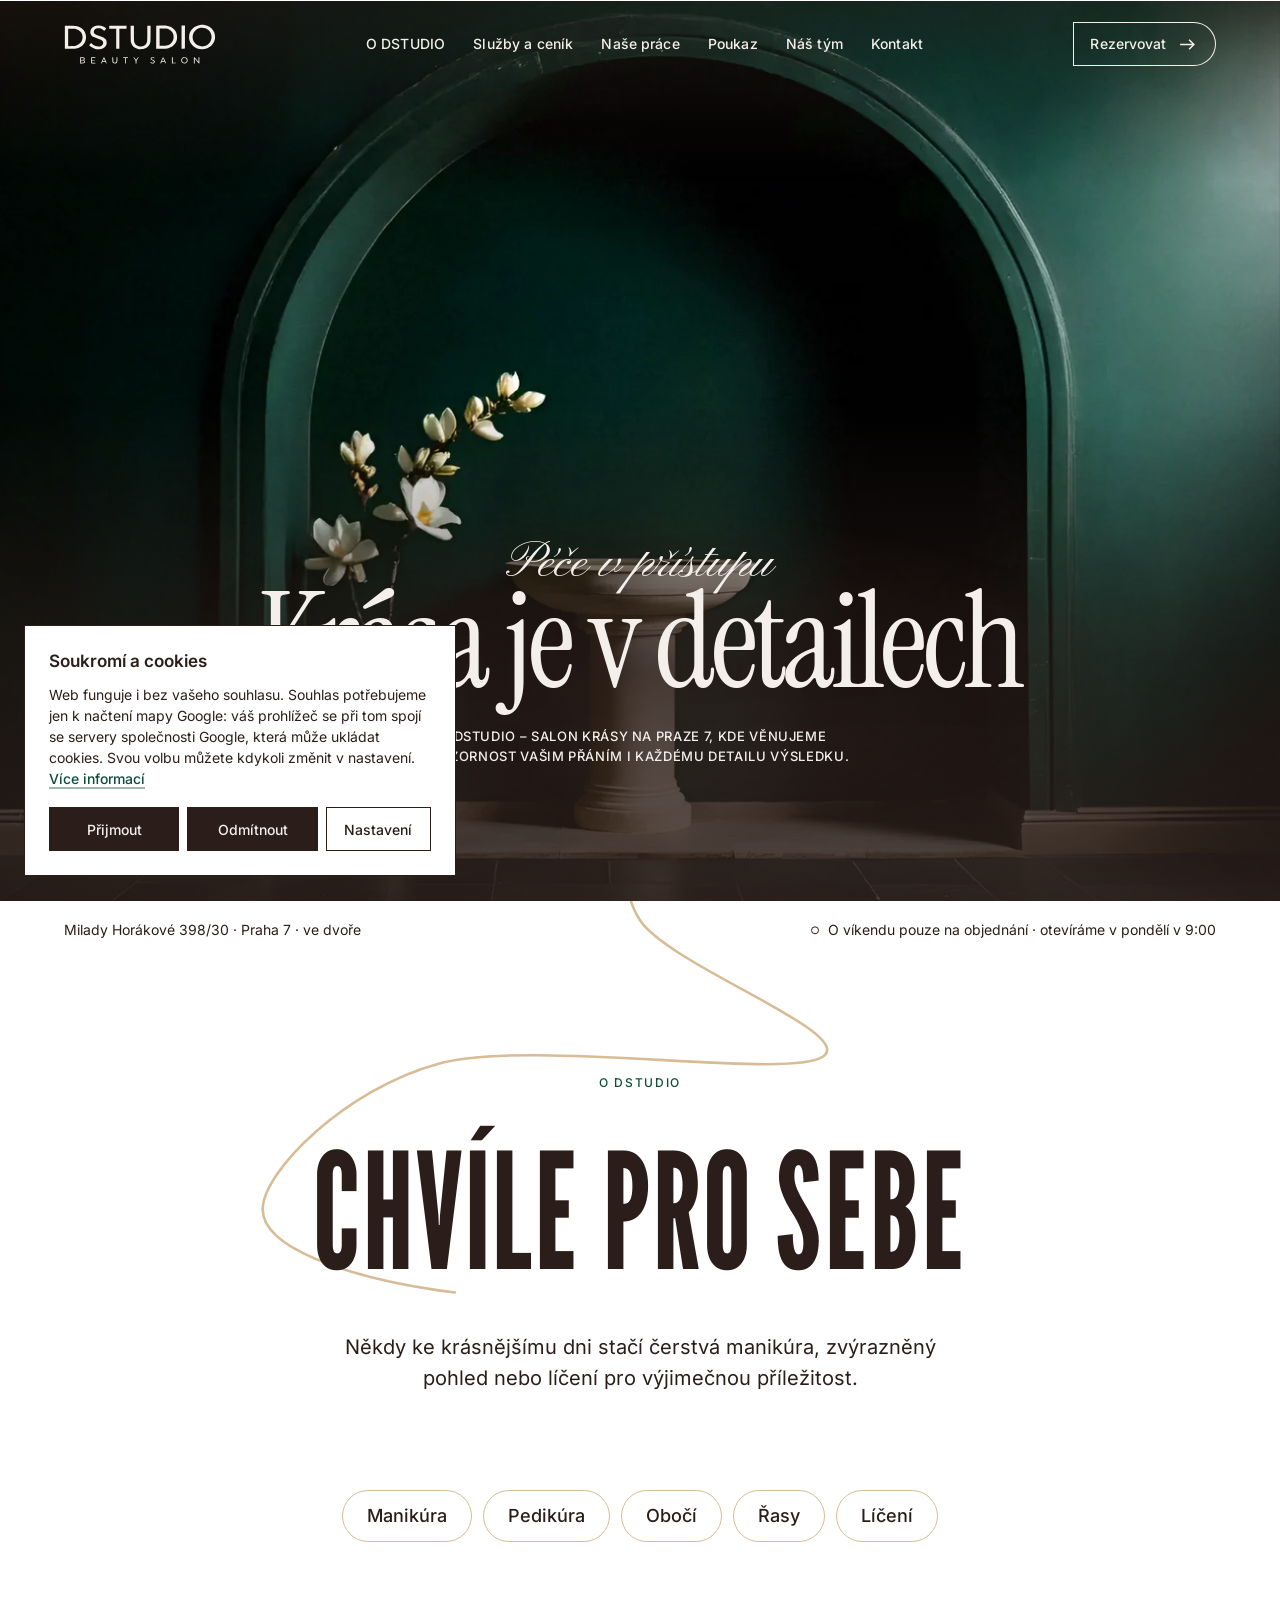
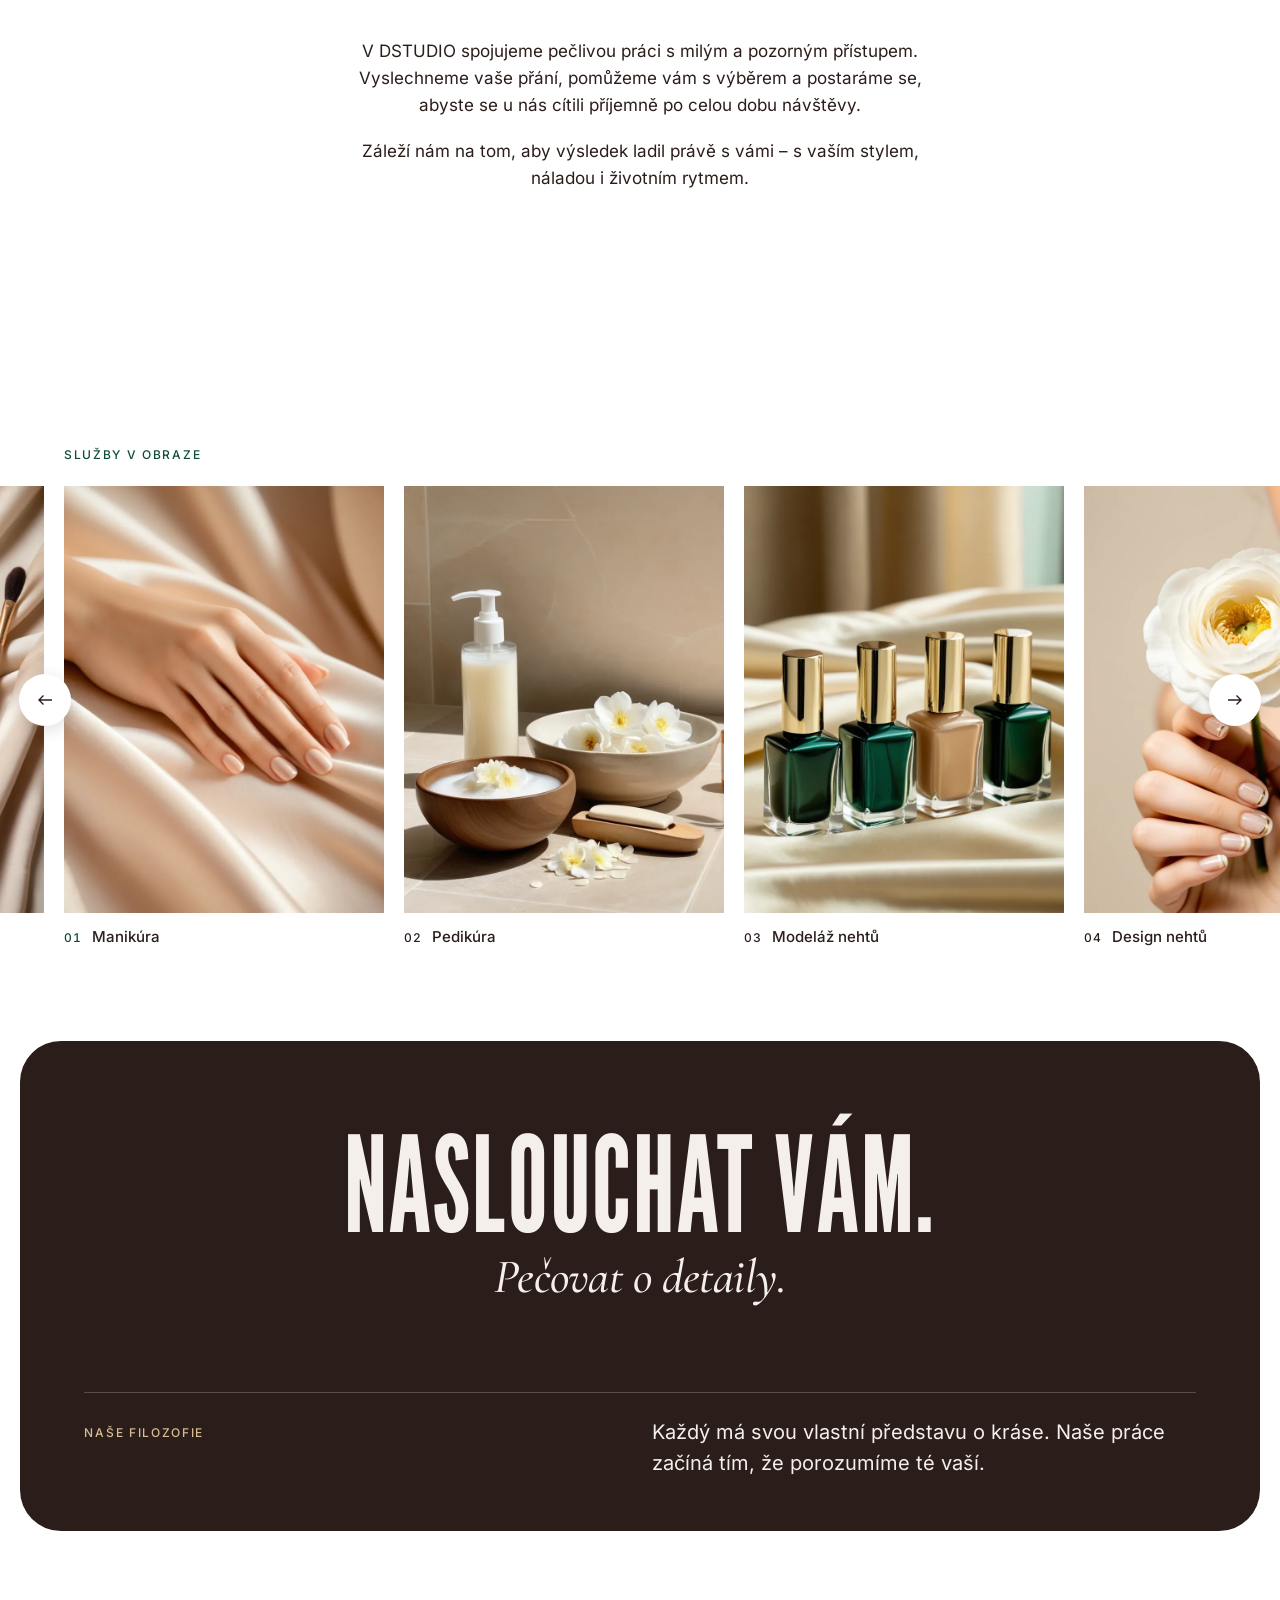
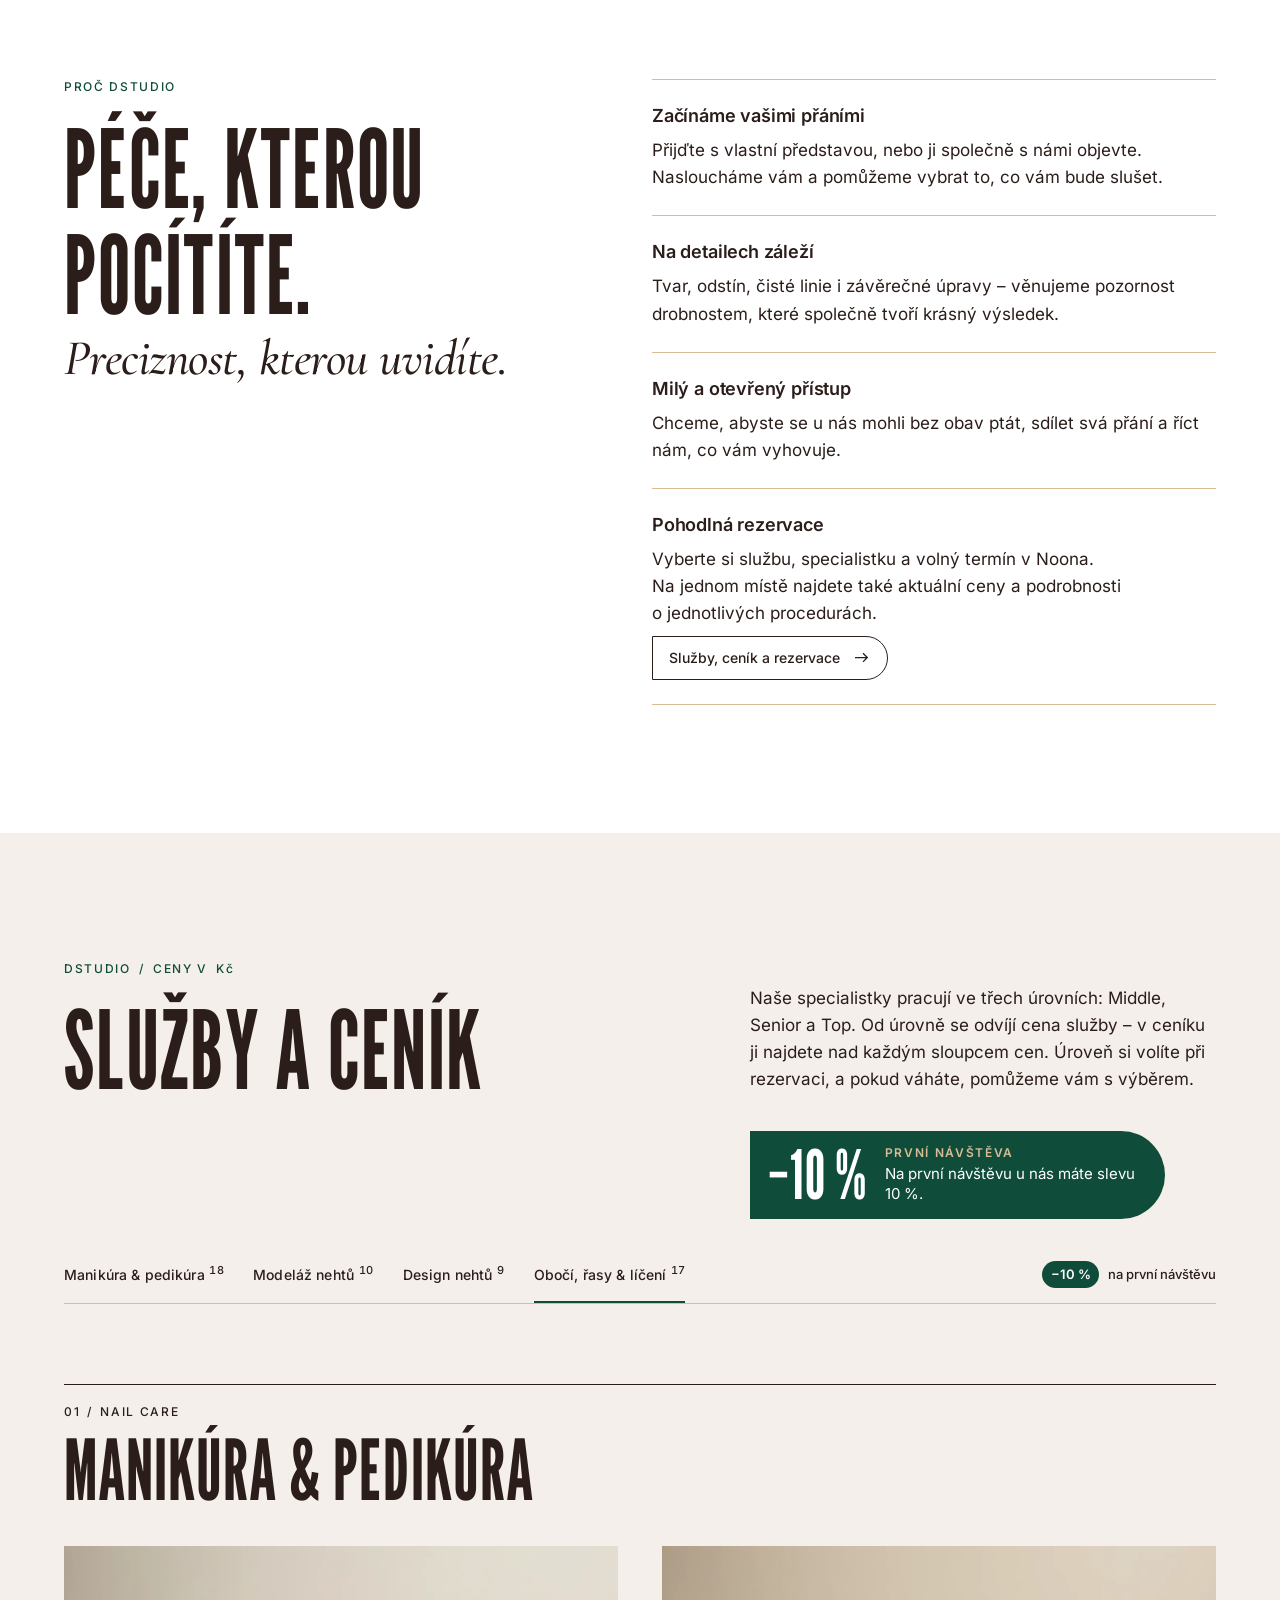
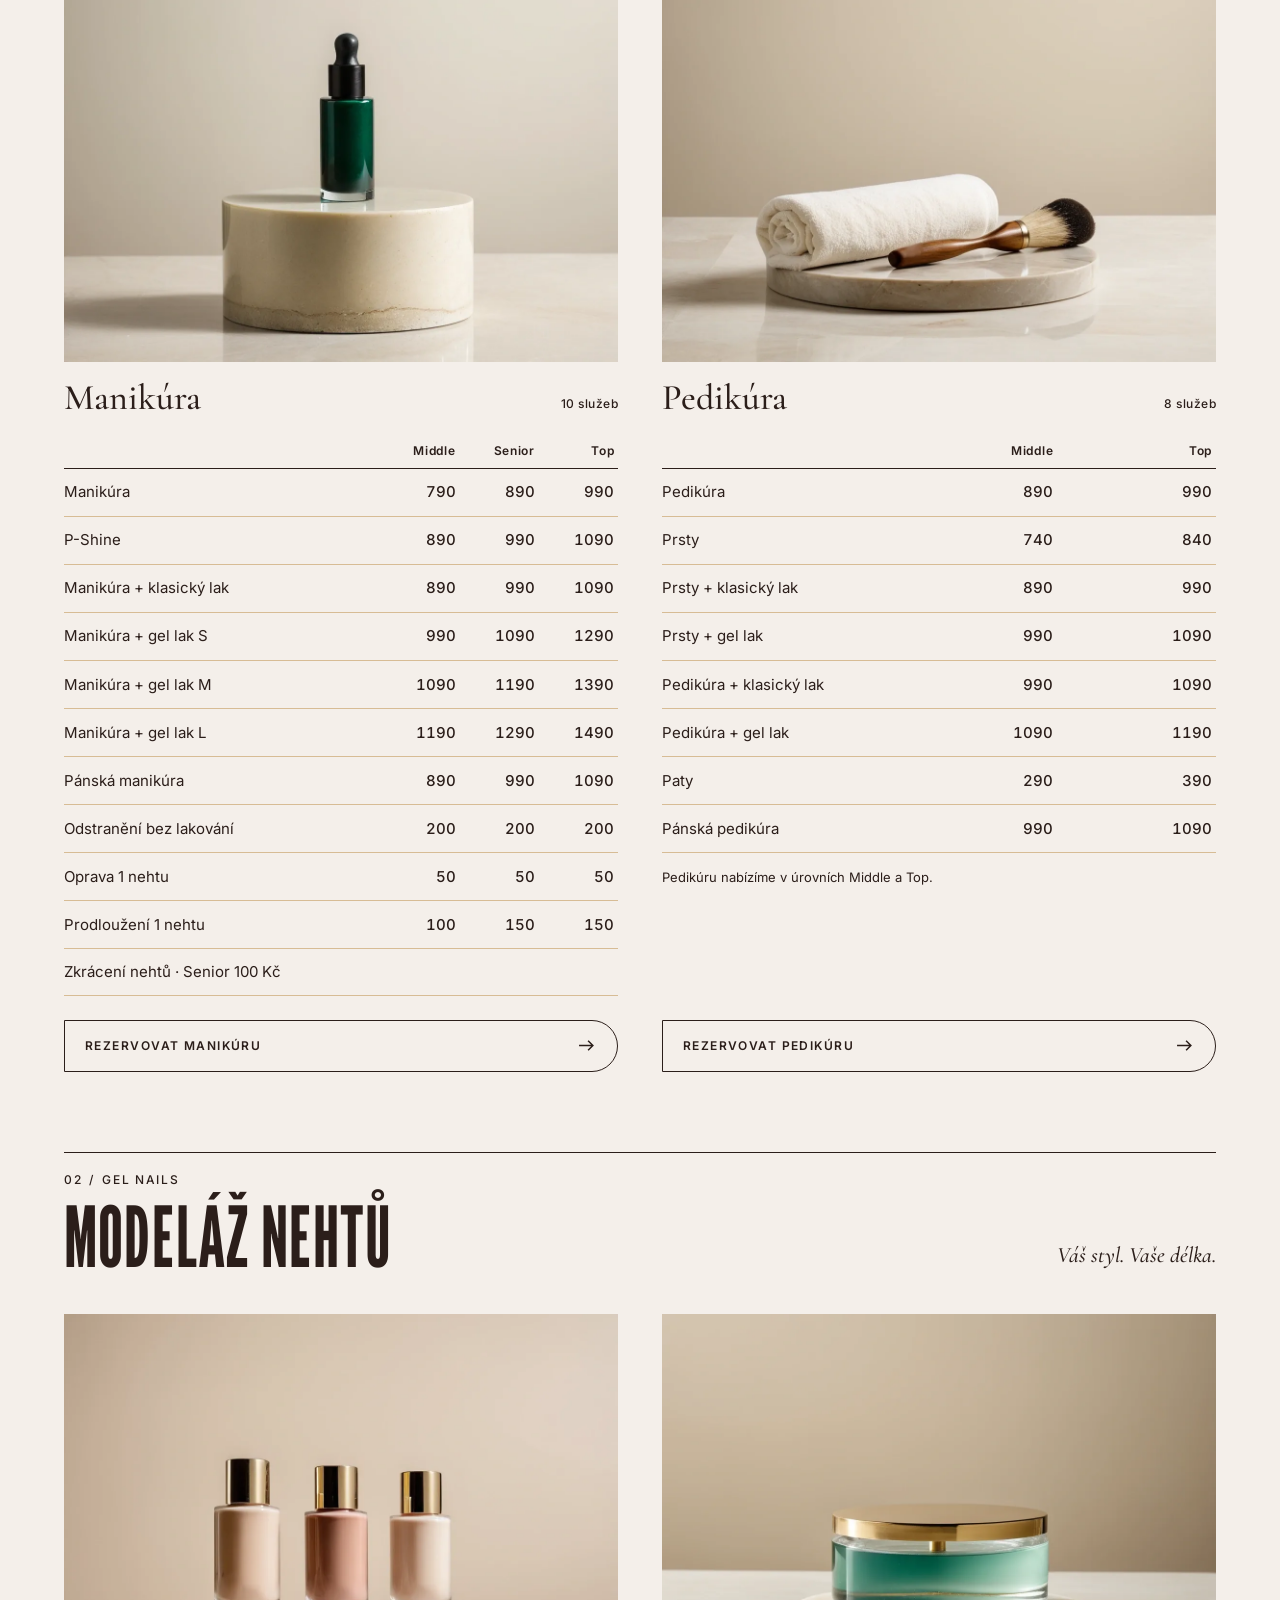
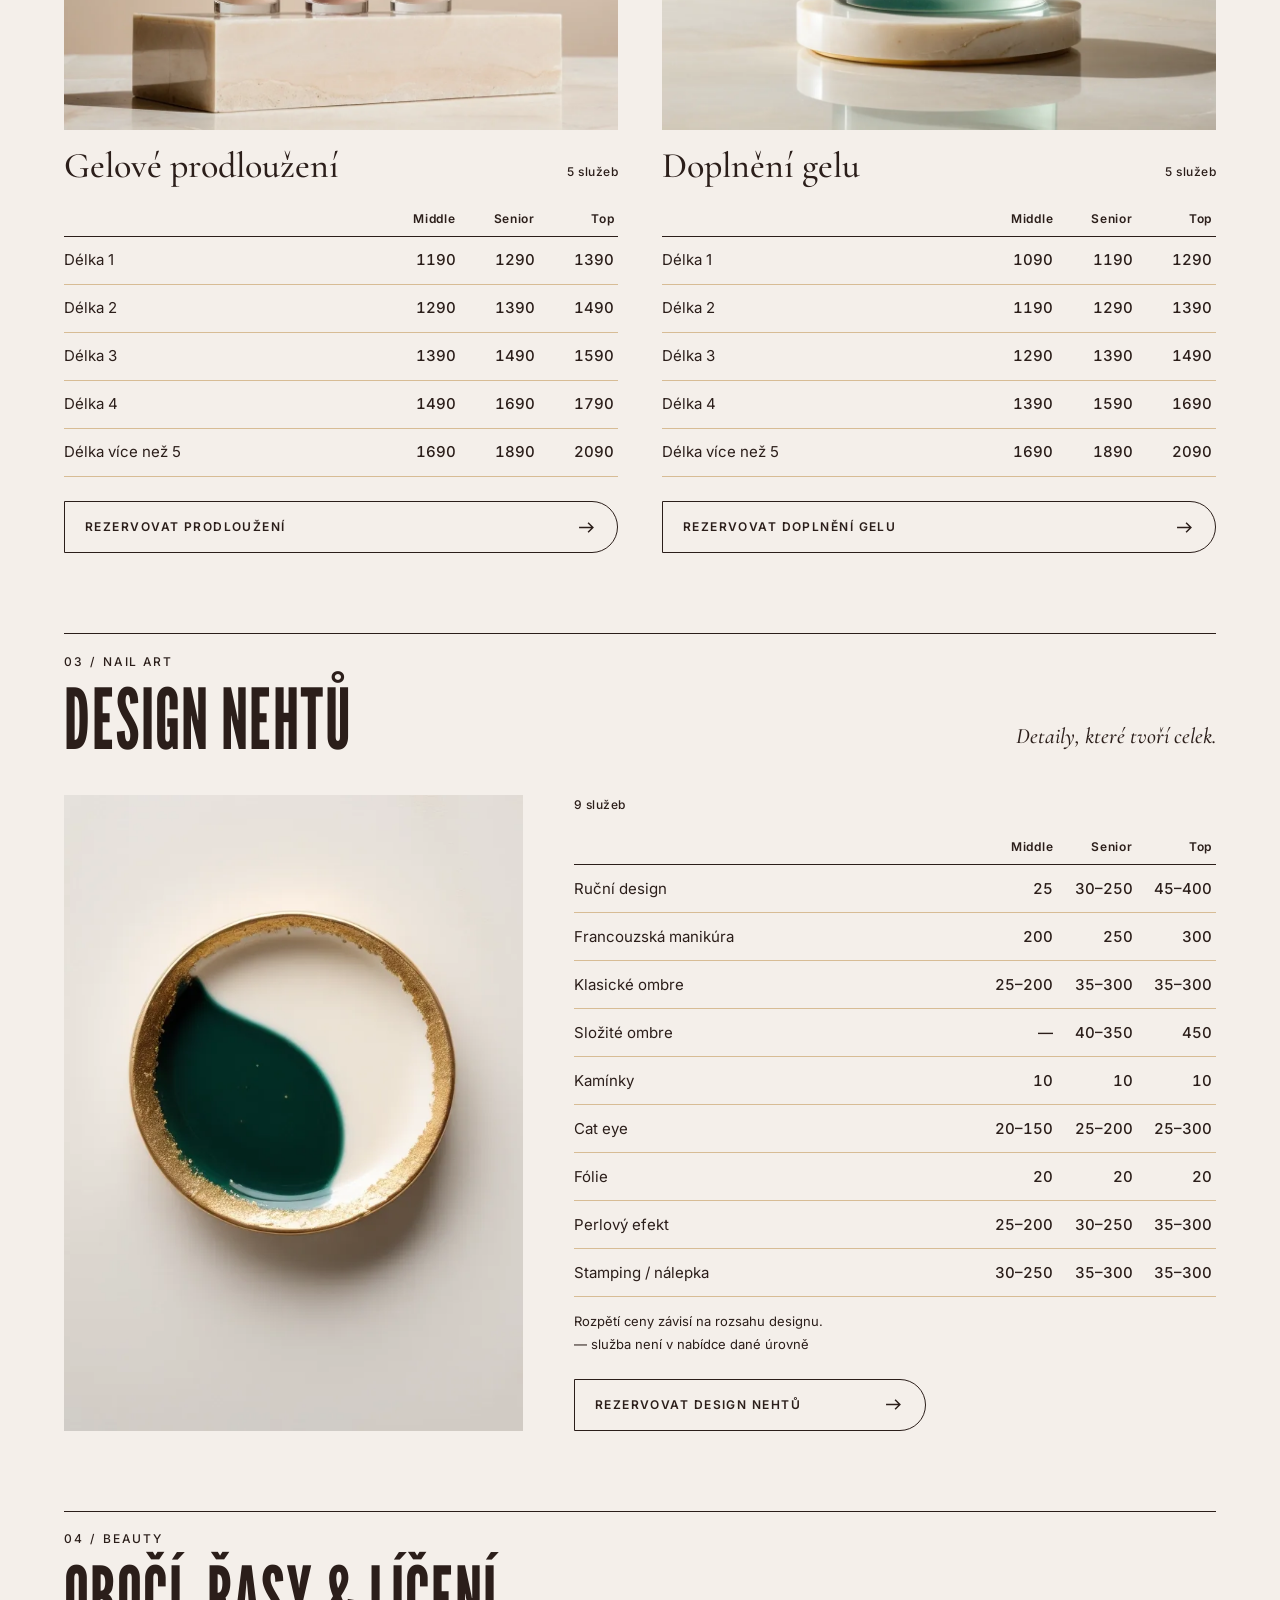
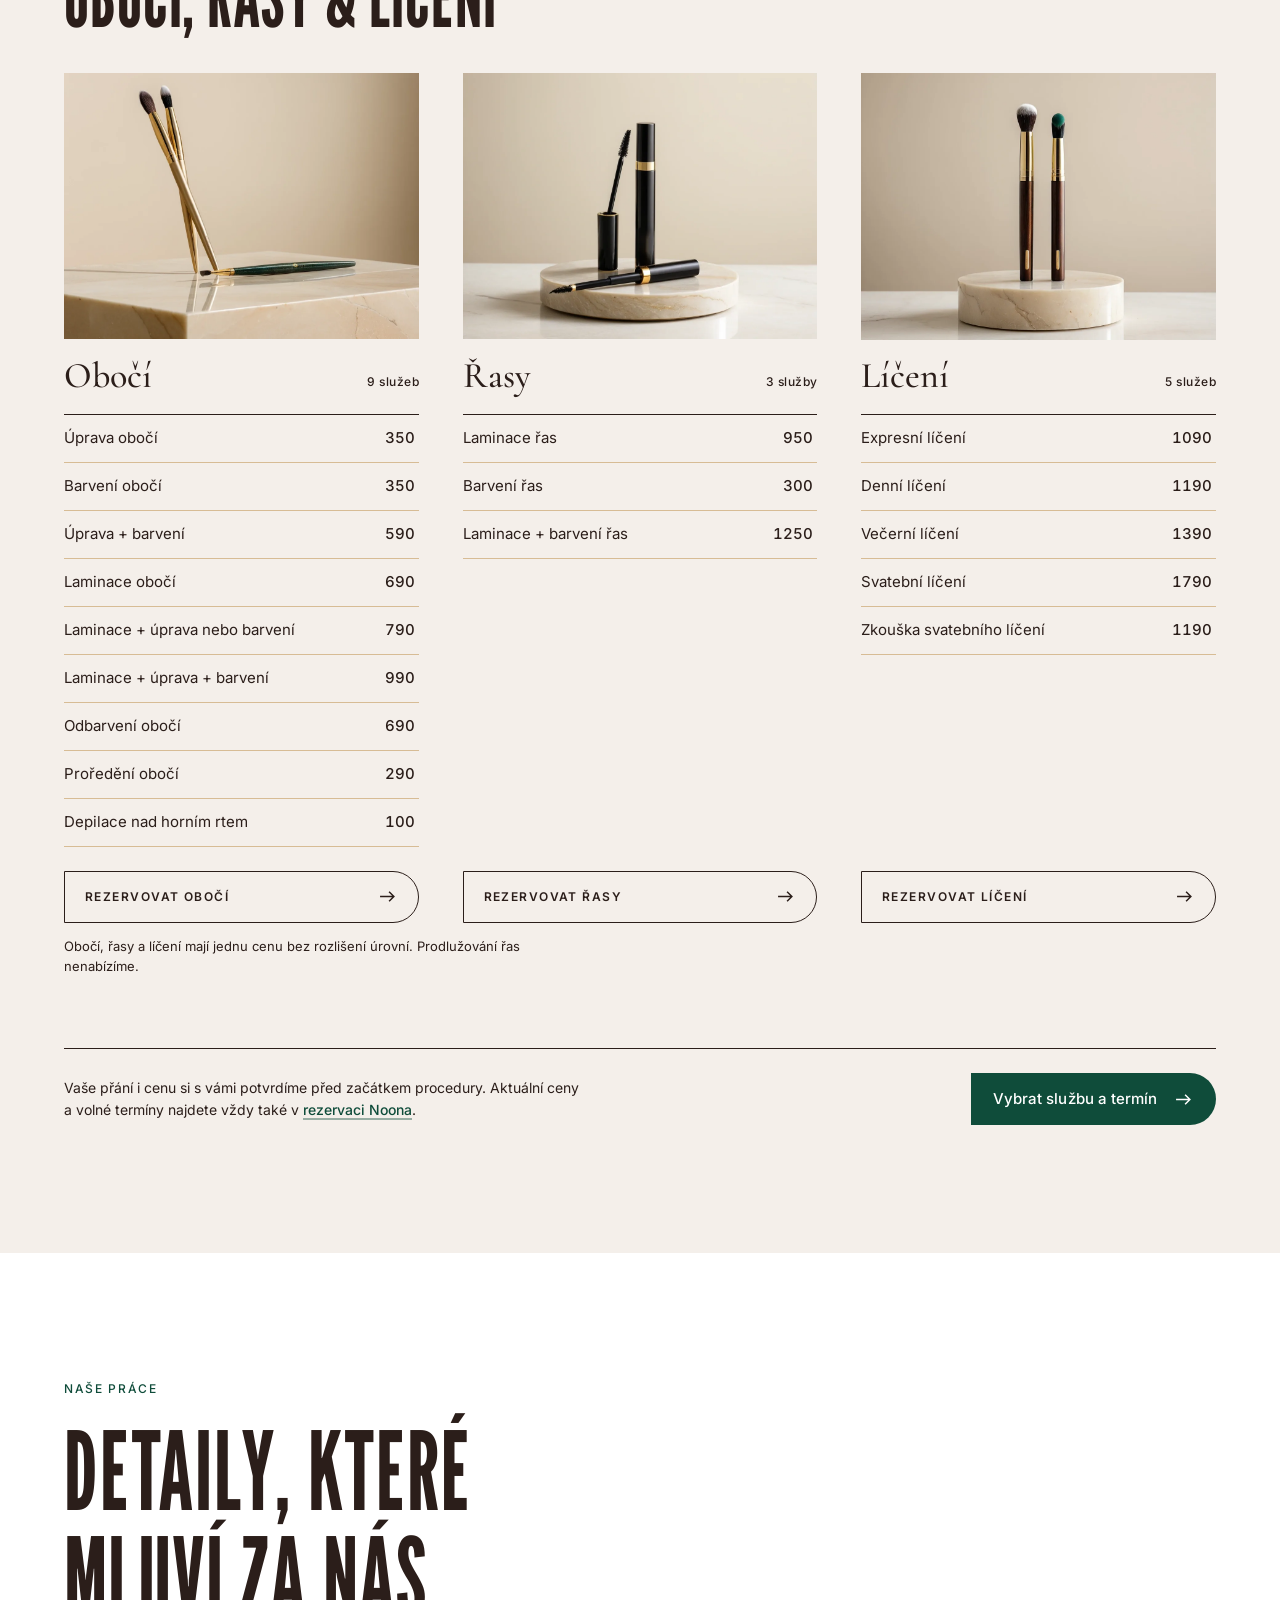
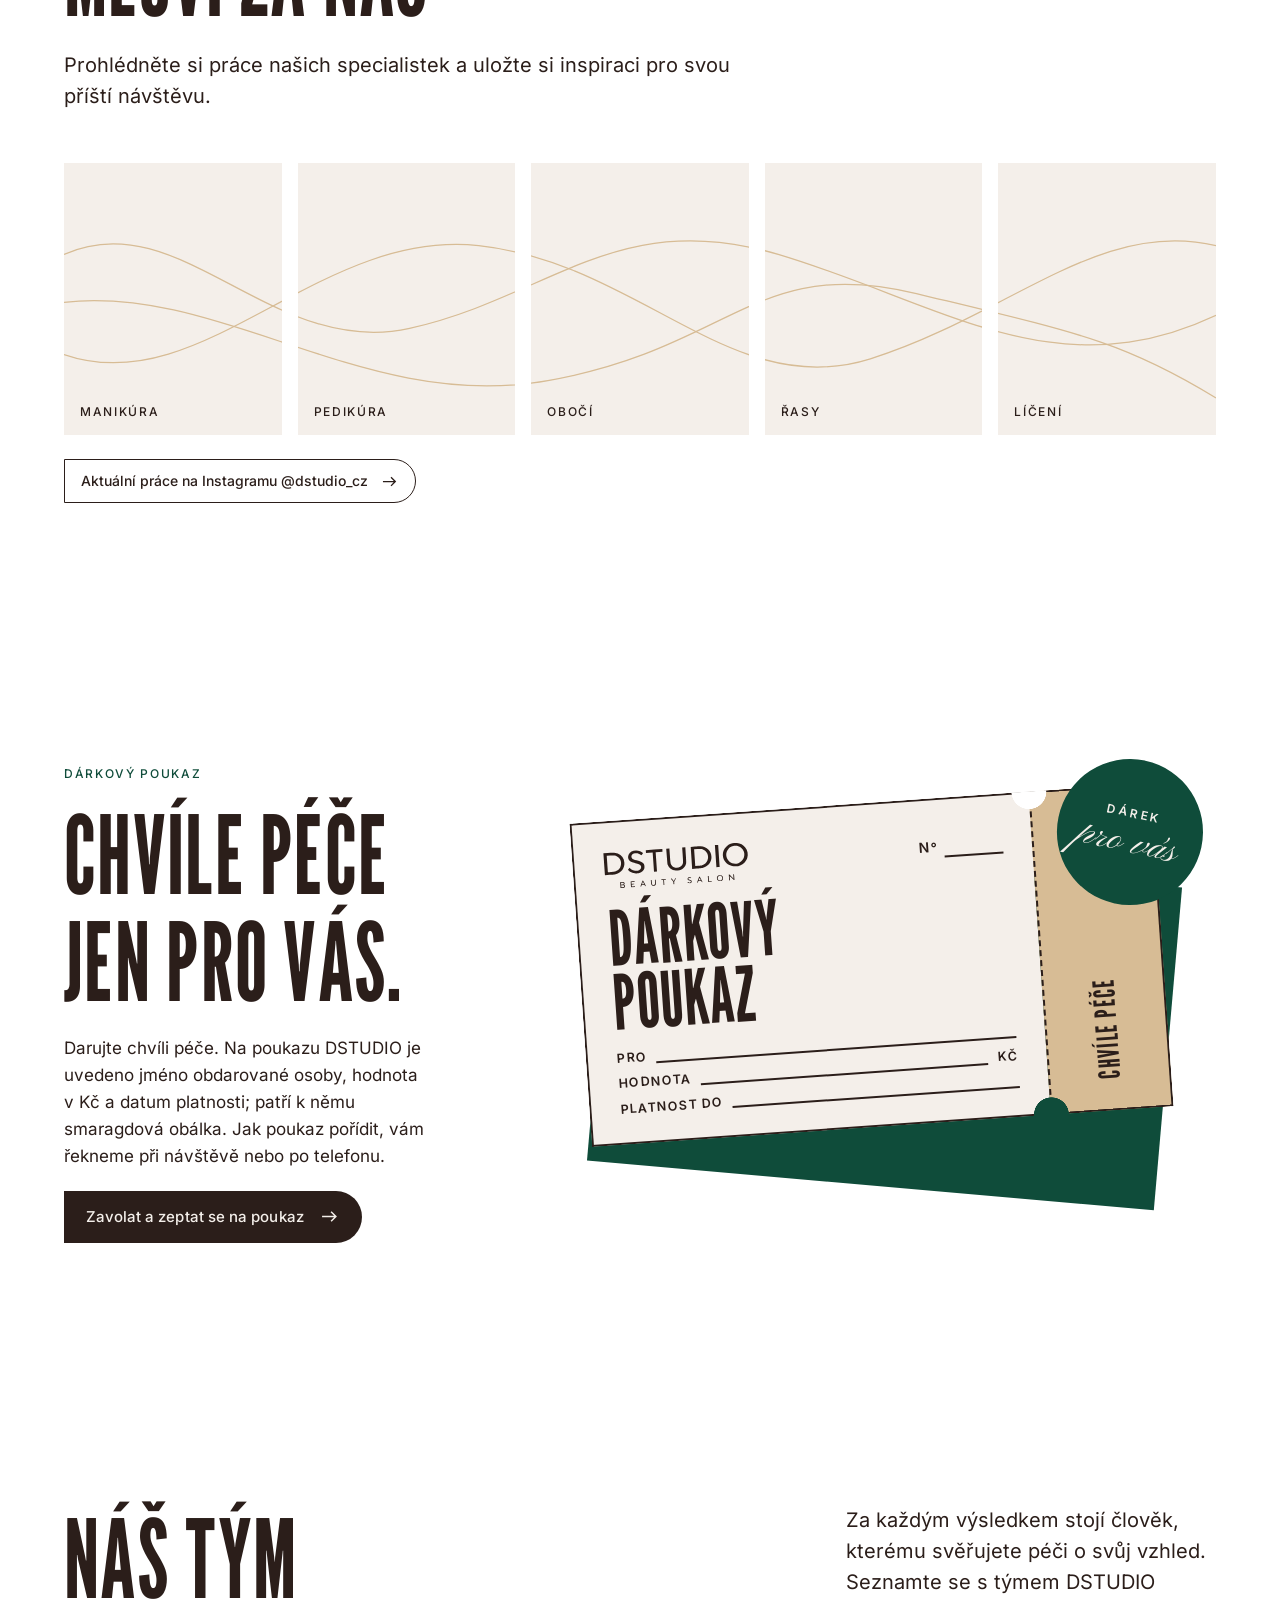
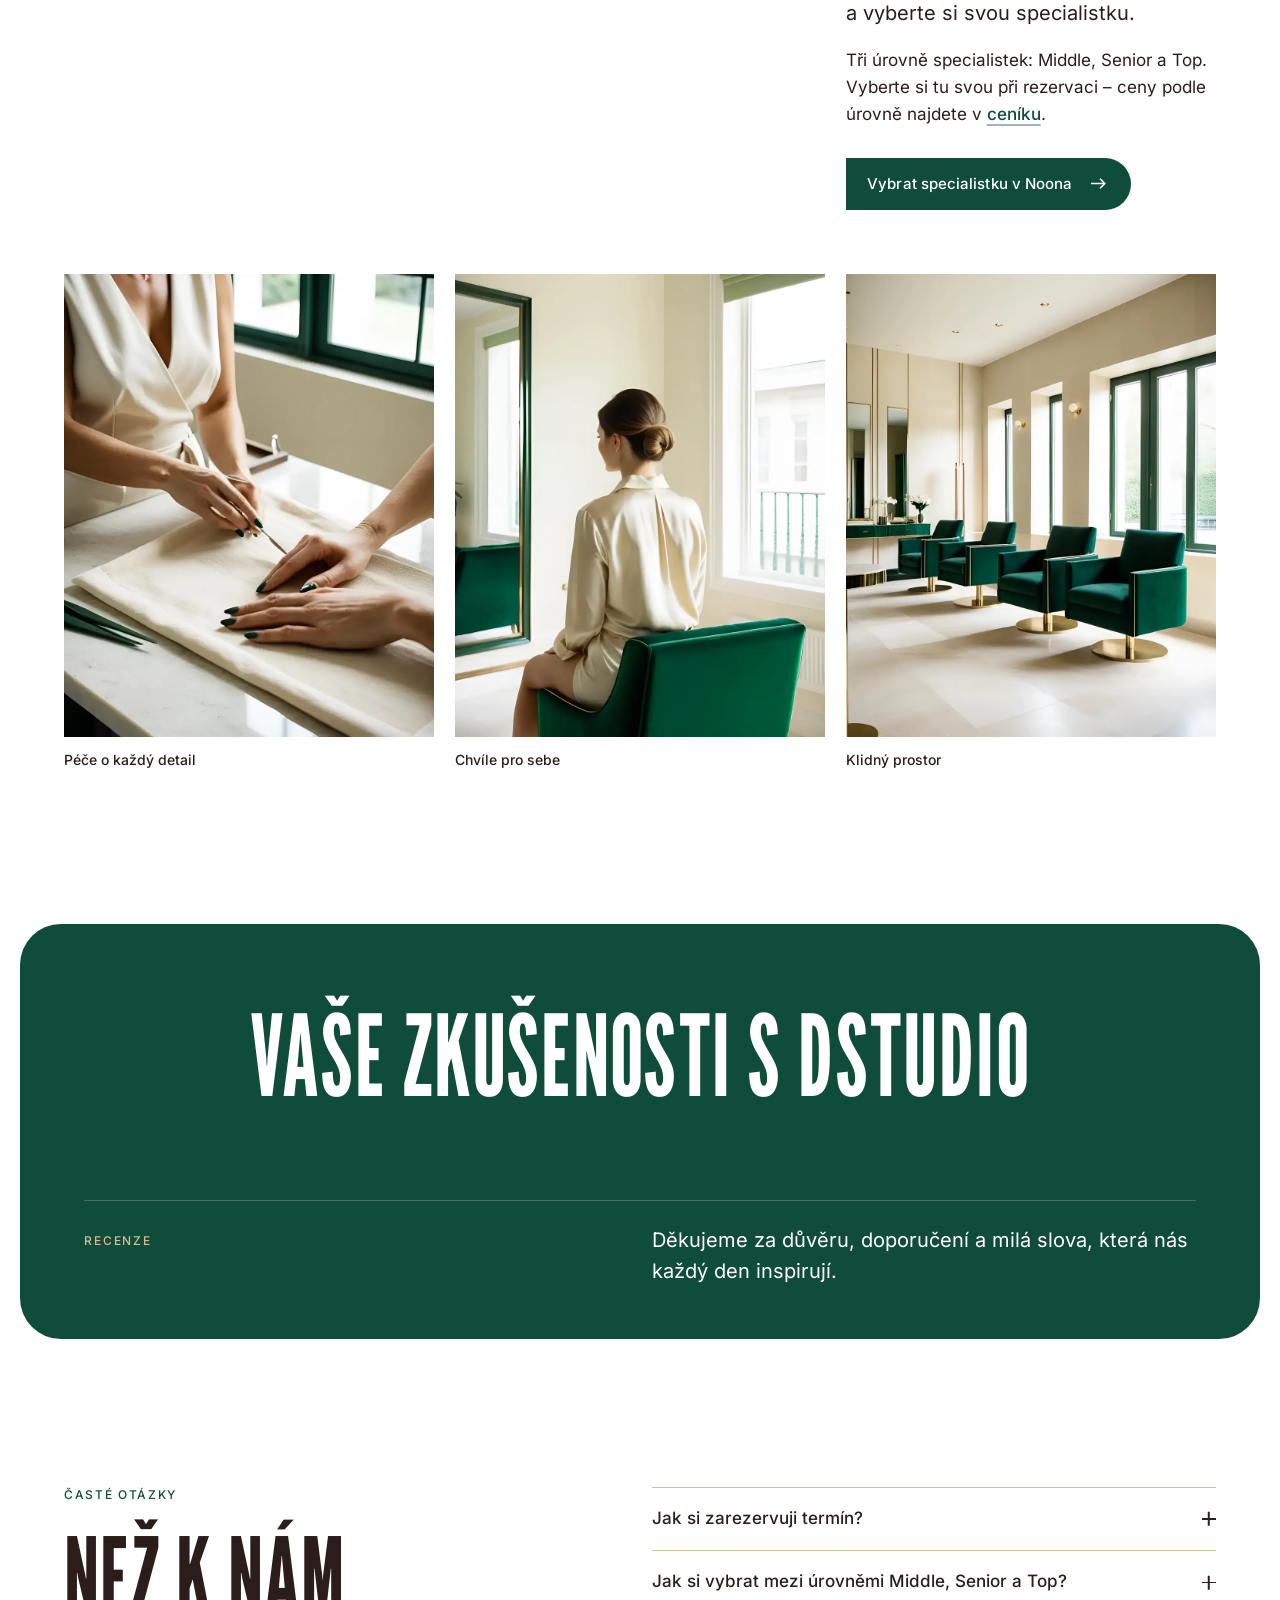
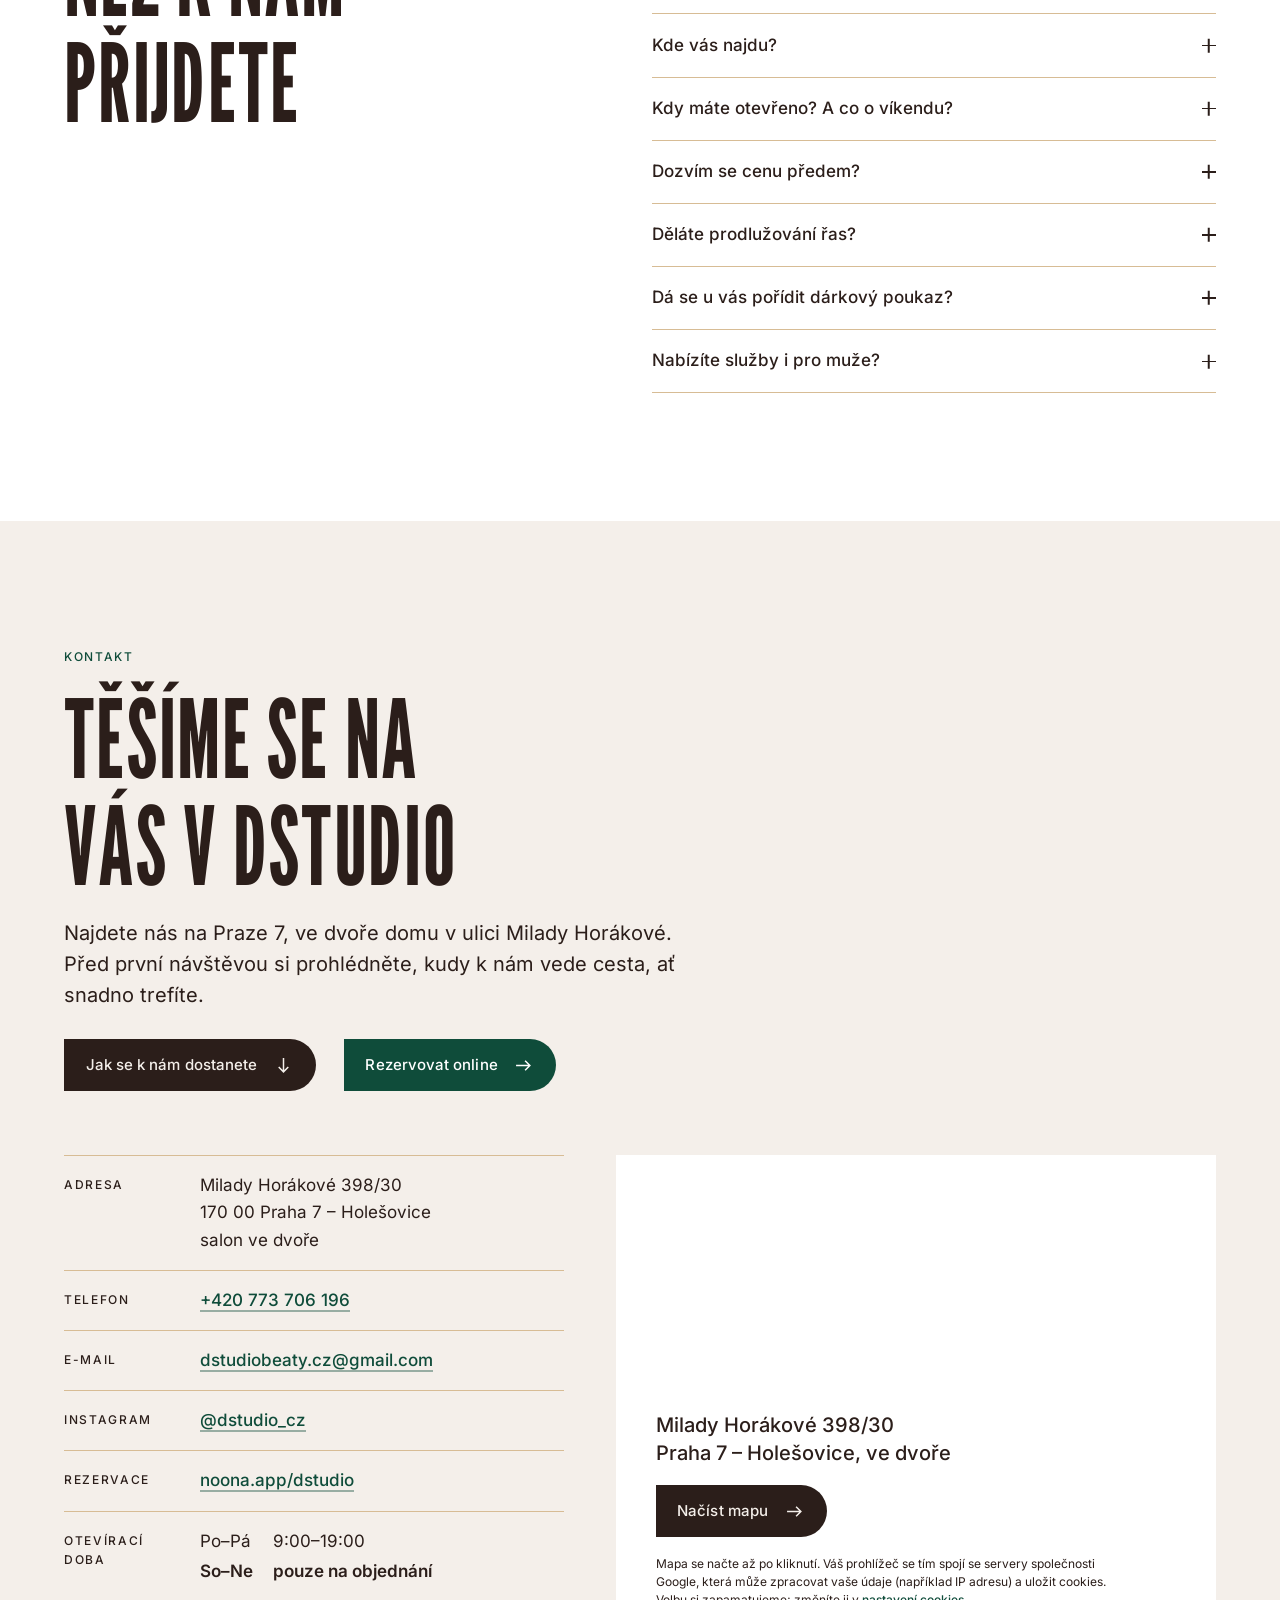
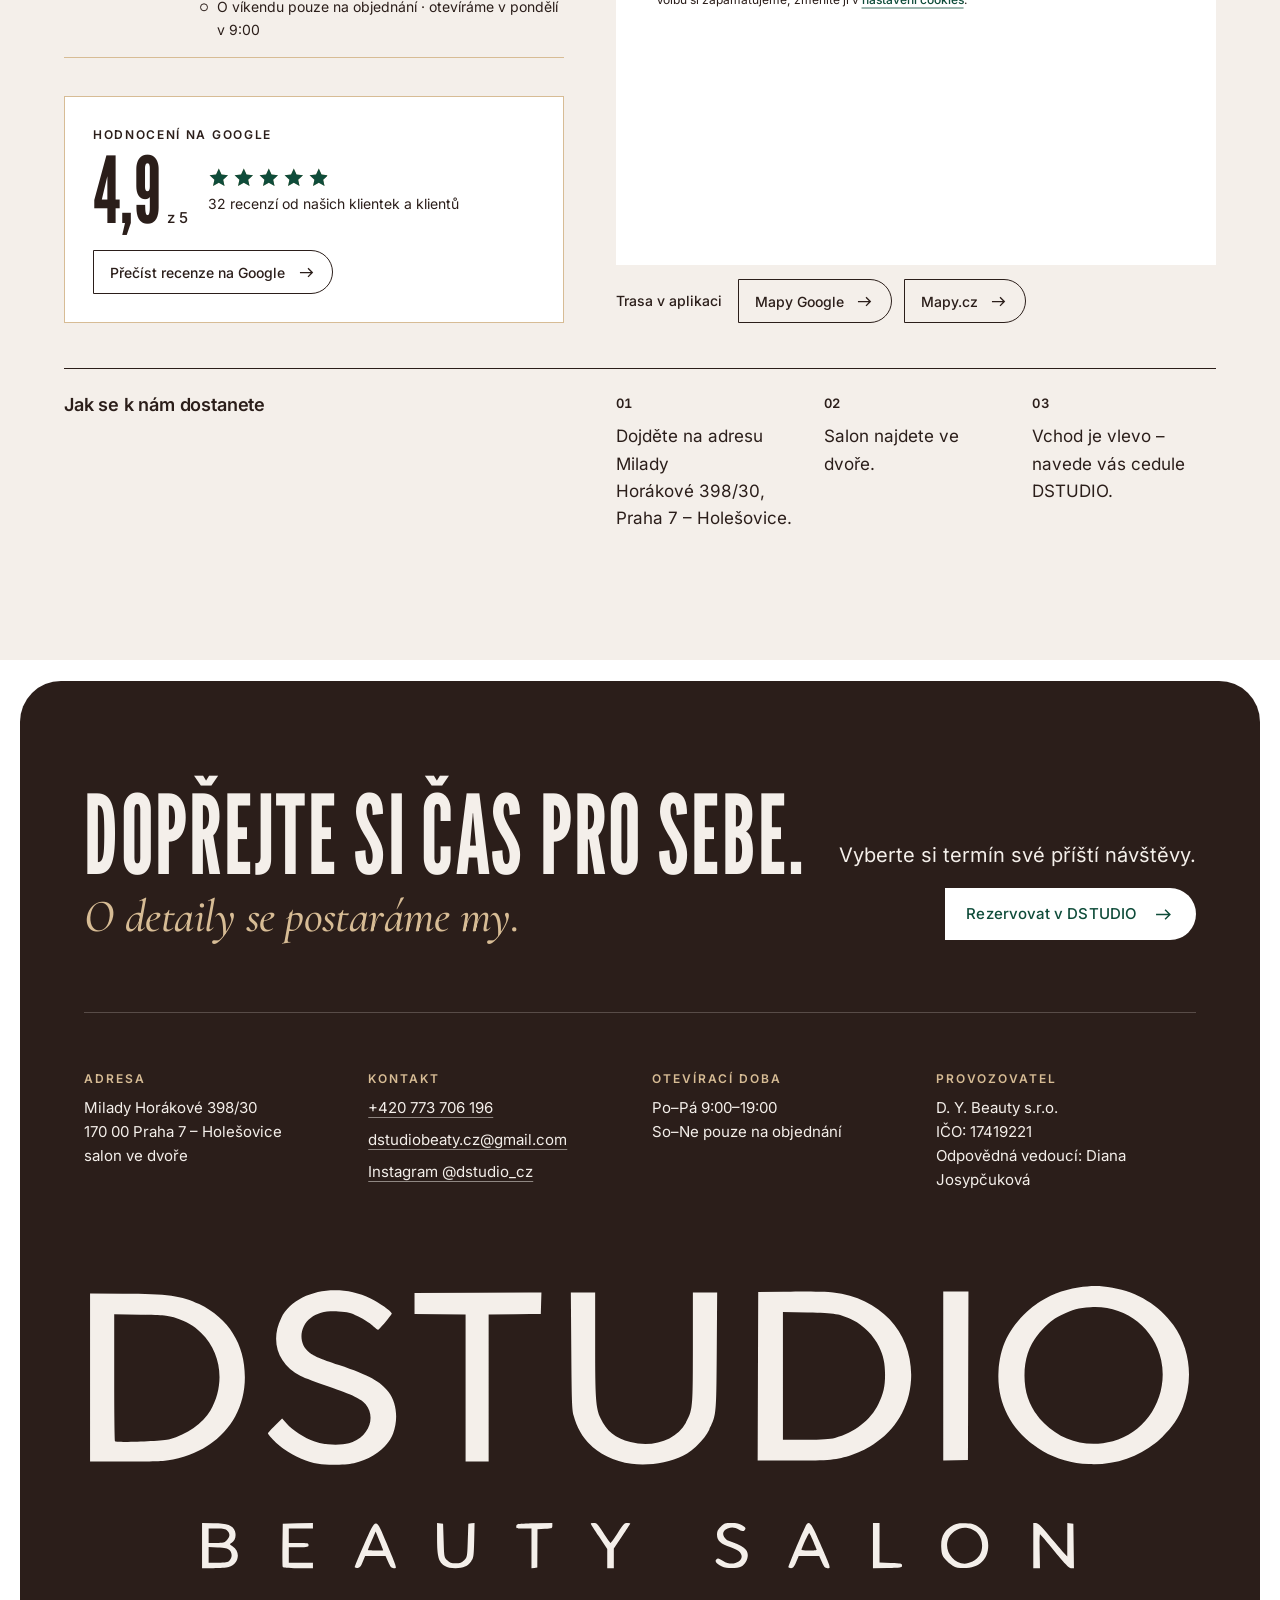
<file: index.html>
<!doctype html>
<html lang="cs">
<head>
  <meta charset="utf-8">
  <meta name="viewport" content="width=device-width, initial-scale=1, viewport-fit=cover">
  <title>DSTUDIO – manikúra, pedikúra, obočí, řasy a líčení | Praha 7</title>
  <meta name="description" content="Salon krásy DSTUDIO v pražských Holešovicích: manikúra, gel lak, modeláž nehtů, pedikúra, obočí, řasy a líčení. Ceník na webu, rezervace online přes Noona.">
  <meta name="theme-color" content="#FFFFFF">
  <meta name="format-detection" content="telephone=no">
  <meta property="og:type" content="website">
  <meta property="og:locale" content="cs_CZ">
  <meta property="og:site_name" content="DSTUDIO | Beauty Salon">
  <meta property="og:title" content="DSTUDIO | Beauty Salon – Praha 7, Holešovice">
  <meta property="og:description" content="Krása je v detailech. Péče v přístupu. Manikúra, pedikúra, obočí, řasy a líčení v pražských Holešovicích. Termín si vyberete online přes Noona.">
  <meta property="og:image" content="assets/img/og.png">
  <meta property="og:image:width" content="1200">
  <meta property="og:image:height" content="630">
  <meta name="twitter:card" content="summary_large_image">
  <link rel="icon" href="favicon.svg" type="image/svg+xml">
  <link rel="icon" href="favicon.ico" sizes="32x32">
  <link rel="apple-touch-icon" href="apple-touch-icon.png">
  <link rel="manifest" href="site.webmanifest">
  <link rel="preload" href="assets/fonts/instrument-serif-latin-400-normal.woff2" as="font" type="font/woff2" crossorigin>
  <link rel="preload" href="assets/fonts/instrument-serif-latin-ext-400-normal.woff2" as="font" type="font/woff2" crossorigin>
  <link rel="preload" href="assets/fonts/pinyon-script-latin-400-normal.woff2" as="font" type="font/woff2" crossorigin>
  <link rel="preload" href="assets/fonts/pinyon-script-latin-ext-400-normal.woff2" as="font" type="font/woff2" crossorigin>
  <link rel="preload" href="assets/fonts/inter-latin-wght-normal.woff2" as="font" type="font/woff2" crossorigin>
  <link rel="preload" href="assets/fonts/inter-latin-ext-wght-normal.woff2" as="font" type="font/woff2" crossorigin>
  <link rel="preload" as="image" href="assets/img/hero/scene-m.webp" media="(max-aspect-ratio: 4/5)" fetchpriority="high">
  <link rel="preload" as="image" imagesrcset="assets/img/hero/scene-1600.webp 1600w, assets/img/hero/scene.webp 2400w" imagesizes="max(100vw, 175vh)" media="not all and (max-aspect-ratio: 4/5)" fetchpriority="high">
  <link rel="stylesheet" href="assets/css/main.css">
  <script src="assets/js/boot.js"></script>
  <script src="assets/js/main.js" defer></script>
  <script type="application/ld+json">
  {
    "@context": "https://schema.org",
    "@type": "BeautySalon",
    "name": "DSTUDIO | Beauty Salon",
    "legalName": "D. Y. Beauty s.r.o.",
    "taxID": "17419221",
    "telephone": "+420773706196",
    "email": "dstudiobeaty.cz@gmail.com",
    "currenciesAccepted": "CZK",
    "address": {
      "@type": "PostalAddress",
      "streetAddress": "Milady Horákové 398/30",
      "postalCode": "170 00",
      "addressLocality": "Praha 7 – Holešovice",
      "addressCountry": "CZ"
    },
    "openingHoursSpecification": [{
      "@type": "OpeningHoursSpecification",
      "dayOfWeek": ["Monday", "Tuesday", "Wednesday", "Thursday", "Friday"],
      "opens": "09:00",
      "closes": "19:00"
    }],
    "sameAs": ["https://www.instagram.com/dstudio_cz/"],
    "potentialAction": {
      "@type": "ReserveAction",
      "target": "https://noona.app/dstudio"
    }
  }
  </script>
</head>
<body>
<a class="skip-link" href="#obsah">Přeskočit na obsah</a>

<!-- Soukromí a cookies -->
<section class="consent" aria-labelledby="consent-title" data-consent-banner hidden>
  <p class="consent-title" id="consent-title">Soukromí a&nbsp;cookies</p>
  <p>Web funguje i&nbsp;bez vašeho souhlasu. Souhlas potřebujeme jen k&nbsp;načtení mapy Google: váš prohlížeč se při tom spojí se servery společnosti Google, která může ukládat cookies. Svou volbu můžete kdykoli změnit v&nbsp;nastavení. <a href="ochrana-osobnich-udaju.html">Více informací</a></p>
  <div class="consent-actions">
    <button class="consent-btn consent-btn--solid" type="button" data-consent="accept">Přijmout</button>
    <button class="consent-btn consent-btn--solid" type="button" data-consent="reject">Odmítnout</button>
    <button class="consent-btn" type="button" data-consent-open>Nastavení</button>
  </div>
</section>

<svg class="sprite" aria-hidden="true" focusable="false">
  <symbol id="logo" viewBox="203.695 253.379 552.514 146.363"><path fill-rule="evenodd" d="M 262.390625 385.476562 L 262.390625 374.28125 L 267.992188 374.292969 C 275.054688 374.308594 277.769531 375.328125 278.765625 378.355469 C 279.542969 380.703125 278.773438 383.234375 277.003906 384.183594 C 275.976562 384.730469 276.003906 384.808594 277.53125 385.734375 C 281.855469 388.367188 280.683594 394.691406 275.609375 396.101562 C 274.496094 396.410156 271.070312 396.664062 267.992188 396.667969 L 262.390625 396.667969 Z M 276.042969 392.847656 C 277.472656 391.417969 277.445312 388.929688 275.988281 387.605469 C 275.097656 386.800781 273.808594 386.527344 270.253906 386.375 L 265.667969 386.179688 L 265.667969 393.941406 L 270.3125 393.941406 C 274.226562 393.941406 275.125 393.769531 276.042969 392.847656 Z M 274.703125 382.769531 C 276.328125 381.144531 276.414062 379.566406 274.949219 378.105469 C 274.054688 377.207031 273.132812 377.011719 269.761719 377.011719 L 265.667969 377.011719 L 265.667969 384.109375 L 269.515625 384.109375 C 272.871094 384.109375 273.535156 383.9375 274.703125 382.769531 Z M 302.5 395.972656 C 302.351562 395.585938 302.296875 390.609375 302.378906 384.914062 L 302.527344 374.554688 L 310.039062 374.402344 L 317.542969 374.25 L 317.542969 377.011719 L 305.53125 377.011719 L 305.53125 384.109375 L 310.445312 384.109375 C 314.996094 384.109375 315.359375 384.191406 315.359375 385.203125 C 315.359375 386.214844 314.996094 386.292969 310.445312 386.292969 L 305.53125 386.292969 L 305.53125 393.941406 L 317.542969 393.941406 L 317.542969 396.667969 L 310.15625 396.667969 C 304.652344 396.667969 302.699219 396.492188 302.5 395.972656 Z M 338.292969 396.164062 C 338.292969 395.847656 340.371094 390.855469 342.90625 385.070312 C 349.074219 371.003906 348.6875 371.03125 354.191406 384.242188 C 359.621094 397.277344 359.449219 396.667969 357.710938 396.667969 C 356.527344 396.667969 356.089844 396.1875 354.972656 393.667969 L 353.644531 390.664062 L 343.484375 390.664062 L 342.320312 393.53125 C 341.382812 395.847656 340.882812 396.429688 339.726562 396.570312 C 338.941406 396.664062 338.292969 396.484375 338.292969 396.164062 Z M 352.492188 387.769531 C 352.492188 387.679688 351.644531 385.535156 350.609375 383.003906 L 348.722656 378.394531 L 347.921875 380.296875 C 347.480469 381.34375 346.609375 383.386719 345.984375 384.839844 C 345.359375 386.289062 344.847656 387.578125 344.847656 387.707031 C 344.847656 387.832031 346.566406 387.929688 348.671875 387.929688 C 350.773438 387.929688 352.492188 387.859375 352.492188 387.769531 Z M 383.179688 395.5625 C 380.039062 393.648438 379.277344 391.015625 379.265625 382.027344 L 379.25 374.207031 L 382.253906 374.554688 L 382.527344 382.871094 C 382.796875 391.074219 382.820312 391.207031 384.3125 392.699219 C 385.5625 393.945312 386.308594 394.214844 388.535156 394.214844 C 390.761719 394.214844 391.507812 393.945312 392.753906 392.699219 C 394.246094 391.207031 394.269531 391.074219 394.539062 382.871094 L 394.8125 374.554688 L 396.363281 374.375 L 397.914062 374.199219 L 397.726562 382.839844 C 397.558594 390.855469 397.453125 391.613281 396.273438 393.265625 C 394.476562 395.78125 392.429688 396.667969 388.421875 396.667969 C 385.9375 396.667969 384.484375 396.359375 383.179688 395.5625 Z M 426.210938 386.878906 L 426.210938 377.011719 L 422.351562 377.011719 C 418.660156 377.011719 418.5 376.957031 418.667969 375.78125 C 418.835938 374.574219 418.980469 374.550781 427.714844 374.402344 L 436.585938 374.253906 L 436.585938 375.609375 C 436.585938 376.898438 436.417969 376.96875 432.902344 377.121094 L 429.214844 377.285156 L 429.113281 396.394531 L 427.660156 396.570312 L 426.210938 396.742188 Z M 463.890625 391.890625 L 463.890625 387.105469 L 459.796875 380.976562 C 457.542969 377.605469 455.699219 374.71875 455.699219 374.5625 C 455.699219 374.40625 456.417969 374.28125 457.296875 374.28125 C 458.710938 374.28125 459.246094 374.835938 462.007812 379.195312 C 463.722656 381.898438 465.320312 384.109375 465.558594 384.109375 C 465.796875 384.109375 467.394531 381.898438 469.105469 379.195312 C 471.847656 374.871094 472.410156 374.28125 473.792969 374.28125 C 474.652344 374.28125 475.359375 374.386719 475.359375 374.519531 C 475.359375 374.652344 473.515625 377.492188 471.261719 380.832031 L 467.167969 386.90625 L 467.167969 396.667969 L 463.890625 396.667969 Z M 520.957031 395.808594 C 518.257812 394.402344 517.316406 393.339844 518.019531 392.492188 C 518.859375 391.480469 519.238281 391.550781 521.554688 393.121094 C 526.398438 396.40625 533.128906 392.898438 529.886719 388.773438 C 529.289062 388.015625 527.375 386.976562 525.300781 386.285156 C 520.339844 384.632812 518.496094 382.984375 518.496094 380.1875 C 518.496094 378.421875 518.859375 377.632812 520.351562 376.136719 C 522.074219 374.414062 522.460938 374.28125 525.679688 374.28125 C 528.171875 374.285156 529.644531 374.589844 530.921875 375.367188 C 532.832031 376.53125 533.039062 376.996094 532.078125 377.957031 C 531.617188 378.414062 530.957031 378.304688 529.492188 377.519531 C 527.304688 376.347656 525.796875 376.207031 523.753906 376.984375 C 521.660156 377.78125 520.949219 379.511719 522.039062 381.171875 C 522.53125 381.921875 523.222656 382.632812 523.578125 382.757812 C 531.4375 385.46875 533.789062 387.164062 533.789062 390.101562 C 533.789062 392.46875 532.429688 394.859375 530.53125 395.839844 C 528.4375 396.925781 523.058594 396.90625 520.957031 395.808594 Z M 553.992188 396.121094 C 553.992188 395.46875 560.742188 379.320312 562.273438 376.292969 C 564.203125 372.496094 565.011719 373.375 569.800781 384.445312 C 575.320312 397.21875 575.164062 396.667969 573.382812 396.667969 C 572.171875 396.667969 571.746094 396.203125 570.621094 393.667969 L 569.292969 390.664062 L 559.109375 390.664062 L 557.863281 393.667969 C 556.839844 396.128906 556.382812 396.667969 555.304688 396.667969 C 554.582031 396.667969 553.992188 396.421875 553.992188 396.121094 Z M 568.097656 387.523438 C 568 387.292969 567.179688 385.332031 566.277344 383.15625 C 565.378906 380.988281 564.5 379.207031 564.332031 379.199219 C 564.003906 379.195312 560.542969 386.808594 560.542969 387.523438 C 560.542969 387.746094 562.285156 387.929688 564.414062 387.929688 C 566.539062 387.929688 568.199219 387.746094 568.097656 387.523438 Z M 596.039062 385.492188 L 596.039062 374.28125 L 599.3125 374.28125 L 599.3125 393.902344 L 604.914062 394.058594 C 610.09375 394.199219 610.507812 394.292969 610.507812 395.304688 C 610.507812 396.332031 610.097656 396.40625 603.273438 396.550781 L 596.039062 396.703125 Z M 635.679688 395.429688 C 634.507812 394.761719 632.796875 393.277344 631.875 392.132812 C 630.453125 390.367188 630.167969 389.5 629.992188 386.347656 C 629.691406 381.050781 631.613281 377.578125 636.125 375.265625 C 637.832031 374.390625 639.054688 374.210938 642.234375 374.371094 C 645.589844 374.539062 646.574219 374.828125 648.558594 376.222656 C 651.835938 378.527344 653.355469 381.414062 653.367188 385.359375 C 653.386719 392.386719 648.78125 396.683594 641.242188 396.660156 C 638.707031 396.65625 637.257812 396.335938 635.679688 395.429688 Z M 645.539062 393.355469 C 648.664062 391.839844 650.335938 389.089844 650.320312 385.492188 C 650.292969 380.769531 647.636719 377.527344 643.085938 376.671875 C 638.984375 375.894531 634.28125 378.90625 633.171875 383.011719 C 631.699219 388.484375 636.046875 394.390625 641.597656 394.464844 C 642.480469 394.476562 644.253906 393.976562 645.539062 393.355469 Z M 675.765625 385.476562 L 675.765625 374.28125 L 677.070312 374.28125 C 678.066406 374.28125 679.65625 375.796875 683.761719 380.664062 C 686.722656 384.175781 689.9375 387.925781 690.902344 388.992188 L 692.664062 390.9375 L 692.675781 382.574219 L 692.691406 374.207031 L 695.695312 374.554688 L 695.992188 396.667969 L 694.648438 396.667969 C 693.578125 396.667969 691.890625 394.960938 686.414062 388.34375 C 682.625 383.761719 679.351562 379.953125 679.144531 379.875 C 678.9375 379.800781 678.84375 383.550781 678.929688 388.203125 L 679.09375 396.667969 L 675.765625 396.667969 Z M 320.144531 344.773438 C 314.355469 343.800781 308.527344 341.289062 303.066406 337.421875 C 299.871094 335.15625 295.15625 330.515625 295.15625 329.636719 C 295.15625 329.394531 296.746094 327.625 298.6875 325.699219 L 302.214844 322.203125 L 304.441406 324.734375 C 307.519531 328.230469 313.214844 331.878906 318.386719 333.667969 C 324.222656 335.6875 332.53125 335.808594 337.28125 333.949219 C 345.621094 330.691406 348.835938 321.367188 343.75 315.199219 C 341.496094 312.464844 337.164062 310.382812 325.296875 306.332031 C 319.5 304.351562 313.265625 301.980469 311.441406 301.058594 C 300.097656 295.335938 296.160156 283.699219 301.722656 272.34375 C 308.234375 259.050781 329.503906 254.390625 346.214844 262.597656 C 350.539062 264.722656 356.289062 268.75 356.75 269.976562 C 356.914062 270.410156 350.457031 278.171875 349.933594 278.171875 C 349.78125 278.171875 348.527344 277.179688 347.144531 275.964844 C 345.765625 274.746094 342.601562 272.742188 340.113281 271.511719 C 335.960938 269.453125 335.152344 269.25 330.21875 269.011719 C 323.925781 268.710938 320.101562 269.585938 316.570312 272.144531 C 310.617188 276.457031 310.191406 285.328125 315.734375 289.429688 C 318.417969 291.410156 320.746094 292.402344 330.484375 295.699219 C 345.457031 300.769531 351.136719 303.847656 355.140625 309.070312 C 359.152344 314.304688 360.066406 322.621094 357.40625 329.675781 C 354.808594 336.570312 347.0625 342.449219 337.914062 344.472656 C 333.765625 345.386719 324.707031 345.542969 320.144531 344.773438 Z M 476.007812 344.789062 C 461.007812 342.691406 450.679688 334.078125 447.164062 320.738281 C 446.363281 317.699219 446.207031 313.285156 446.015625 288.410156 L 445.792969 259.609375 L 457.882812 259.609375 L 457.882812 284.960938 C 457.882812 312.617188 458.203125 317.046875 460.566406 322.15625 C 463.519531 328.550781 467.941406 332.058594 475.410156 333.949219 C 486.851562 336.84375 498.339844 332.832031 503 324.316406 C 506.425781 318.050781 506.484375 317.429688 506.484375 287.066406 L 506.484375 259.609375 L 518.558594 259.609375 L 518.355469 288.960938 C 518.136719 321.214844 518.207031 320.46875 514.609375 327.84375 C 512.296875 332.574219 506.402344 338.433594 501.570312 340.800781 C 494.320312 344.347656 484.175781 345.929688 476.007812 344.789062 Z M 703.339844 344.9375 C 695.058594 344.550781 687.042969 342.285156 680.597656 338.511719 C 665.542969 329.699219 657.523438 315.351562 658.472656 298.933594 C 659.183594 286.644531 663.453125 277.691406 672.71875 269.035156 C 679.339844 262.851562 688.394531 258.613281 698.152344 257.125 C 704.84375 256.105469 708.773438 256.128906 715.121094 257.207031 C 727.546875 259.316406 738.476562 266.003906 745.425781 275.738281 C 753.710938 287.351562 755.515625 302.75 750.195312 316.425781 C 747.976562 322.136719 745.125 326.300781 739.929688 331.414062 C 730.496094 340.699219 717.261719 345.59375 703.339844 344.9375 Z M 715.355469 333.527344 C 732.339844 329.160156 743.148438 311.027344 739.382812 293.238281 C 735.925781 276.914062 721.003906 265.75 704.230469 266.945312 C 698.097656 267.378906 695.441406 268.070312 690.035156 270.636719 C 686.46875 272.328125 684.535156 273.726562 681.238281 276.992188 C 674.527344 283.644531 671.394531 291.234375 671.394531 300.835938 C 671.394531 310.382812 674.535156 318.011719 681.175781 324.613281 C 690.234375 333.617188 702.542969 336.828125 715.355469 333.527344 Z M 206.695312 301.929688 L 206.695312 260.152344 L 222.9375 260.15625 C 245.441406 260.164062 252.214844 261.089844 260.960938 265.363281 C 275.65625 272.550781 283.671875 285.371094 283.6875 301.703125 C 283.699219 322.25 269.820312 338.152344 247.929688 342.671875 C 243.710938 343.542969 240.40625 343.6875 224.847656 343.695312 L 206.695312 343.699219 Z M 246.285156 332.574219 C 254.769531 330.25 262.898438 324.539062 266.488281 318.375 C 273.996094 305.488281 272.136719 289.511719 261.992188 279.714844 C 257.976562 275.835938 254.941406 274.066406 249.015625 272.140625 C 245.578125 271.023438 243.847656 270.875 231.949219 270.65625 L 218.707031 270.417969 L 218.707031 301.78125 C 218.707031 319.03125 218.890625 333.332031 219.117188 333.5625 C 219.910156 334.371094 242.757812 333.539062 246.285156 332.574219 Z M 393.449219 307.125 L 393.449219 270.550781 L 380.753906 270.402344 L 368.054688 270.253906 L 368.054688 259.878906 L 399.613281 259.71875 L 431.167969 259.550781 L 431.007812 264.90625 L 430.855469 270.253906 L 417.886719 270.402344 L 404.914062 270.546875 L 404.914062 343.699219 L 393.449219 343.699219 Z M 538.835938 301.246094 L 538.976562 259.332031 L 555.082031 259.171875 C 564.097656 259.078125 573.425781 259.261719 576.257812 259.585938 C 600.296875 262.335938 616.261719 280.242188 614.976562 303.019531 C 613.996094 320.367188 602.722656 334.597656 585.390625 340.367188 C 577.925781 342.851562 574.8125 343.144531 556.035156 343.148438 L 538.695312 343.15625 Z M 577.121094 331.921875 C 586.667969 329.480469 594.960938 323.015625 598.753906 315.070312 C 601.253906 309.828125 602.046875 306.355469 602.046875 300.609375 C 602.046875 294.785156 601.28125 291.183594 599.03125 286.445312 C 596.535156 281.179688 591.21875 275.765625 586.167969 273.363281 C 579.648438 270.261719 577.242188 269.855469 563.683594 269.574219 L 551.261719 269.320312 L 551.261719 332.78125 L 562.511719 332.78125 C 570.960938 332.78125 574.601562 332.566406 577.121094 331.921875 Z M 630.988281 301.125 L 630.988281 259.058594 L 643.527344 259.058594 L 643.398438 300.972656 L 643.273438 342.882812 L 637.128906 343.039062 L 630.988281 343.191406 Z"/></symbol>
  <symbol id="i-arrow" viewBox="0 0 16 16"><path d="M1 8h13M9.5 3.5 14 8l-4.5 4.5" fill="none" stroke="currentColor" stroke-width="1.4"/></symbol>
  <symbol id="i-star" viewBox="0 0 24 24"><path d="M12 1.8l3.05 6.6 7.2.8-5.37 4.87 1.5 7.1L12 17.6l-6.38 3.57 1.5-7.1L1.75 9.2l7.2-.8z"/></symbol>
  <symbol id="i-phone" viewBox="0 0 16 16"><rect x="4.25" y="1.25" width="7.5" height="13.5" rx="1.6" fill="none" stroke="currentColor" stroke-width="1.2"/><path d="M7 12.4h2" stroke="currentColor" stroke-width="1.2"/></symbol>
</svg>

<div data-header-sentinel></div>
<header class="site-header site-header--over" data-header>
  <div class="wrap header-inner">
    <a class="logo" href="#top" aria-label="DSTUDIO Beauty Salon – na začátek stránky">
      <svg viewBox="0 0 552.514 146.363" aria-hidden="true"><use href="#logo"/></svg>
    </a>
    <nav class="nav" id="menu" aria-label="Hlavní navigace" data-menu>
      <ul class="nav-list">
        <li><a href="#o-dstudio">O&nbsp;DSTUDIO</a></li>
        <li><a href="#cenik">Služby a&nbsp;ceník</a></li>
        <li><a href="#prace">Naše práce</a></li>
        <li><a href="#poukaz">Poukaz</a></li>
        <li><a href="#tym">Náš tým</a></li>
        <li><a href="#kontakt">Kontakt</a></li>
      </ul>
      <div class="nav-extra">
        <p><a href="tel:+420773706196">+420&nbsp;773&nbsp;706&nbsp;196</a></p>
        <p><a href="mailto:dstudiobeaty.cz@gmail.com">dstudiobeaty.cz<wbr>@gmail.com</a></p>
        <p>Milady Horákové&nbsp;398/30<br>Praha&nbsp;7 · ve dvoře</p>
        <a class="btn btn--block" href="https://noona.app/dstudio" target="_blank" rel="noopener">Rezervovat online <span class="btn-arrow" aria-hidden="true"><svg><use href="#i-arrow"/></svg></span><span class="visually-hidden"> (otevře se na nové kartě)</span></a>
      </div>
    </nav>
    <div class="header-actions">
      <a class="btn btn--small header-cta" href="https://noona.app/dstudio" target="_blank" rel="noopener">Rezervovat <span class="btn-arrow" aria-hidden="true"><svg><use href="#i-arrow"/></svg></span><span class="visually-hidden"> (otevře se na nové kartě)</span></a>
      <button class="menu-toggle" type="button" aria-expanded="false" aria-controls="menu" data-menu-toggle>
        <span class="visually-hidden">Menu</span><span class="bars" aria-hidden="true"></span>
      </button>
    </div>
  </div>
</header>

<!-- Linka kreslená rolováním; tvar se počítá v assets/js/main.js podle rozložení stránky. -->
<svg class="ribbon" data-ribbon aria-hidden="true" focusable="false"></svg>

<main id="obsah">

  <!-- ============ ÚVOD ============ -->
  <!-- Scéna přes celou obrazovku; dole uprostřed drobný psaný řádek, velký patkový titulek
       a krátký odstavec verzálkami. Scéna a text se při rolování posouvají různou rychlostí
       (GSAP ScrollTrigger, assets/js/main.js). Hlavička je nad scénou průhledná. -->
  <section class="hero" id="top">
    <div class="hero-sentinel" data-header-hero></div>
    <div class="hero-layers" data-parallax-layers>
      <picture class="hero-layer" data-parallax-layer="1" data-fade>
        <source media="(max-aspect-ratio: 4/5)" srcset="assets/img/hero/scene-m.webp" width="1080" height="2174">
        <img src="assets/img/hero/scene.webp" srcset="assets/img/hero/scene-1600.webp 1600w, assets/img/hero/scene.webp 2400w" sizes="max(100vw, 175vh)" alt="" width="2400" height="1371" fetchpriority="high" decoding="async">
      </picture>
      <div class="hero-shade"></div>
      <div class="hero-layer-title" data-parallax-layer="3">
        <div class="hero-copy" data-bookbar-hide>
          <h1 class="hero-title"><span class="hero-title-main">Krása je <span>v&nbsp;detailech</span></span><span class="visually-hidden">. </span><span class="hero-title-script">Péče v&nbsp;přístupu</span></h1>
          <p class="hero-lead">DSTUDIO&nbsp;– salon krásy na Praze&nbsp;7, kde věnujeme pozornost vašim přáním i&nbsp;každému detailu výsledku.</p>
        </div>
      </div>
    </div>
  </section>

  <div class="wrap hero-foot">
    <div class="hero-meta">
      <p>Milady Horákové&nbsp;398/30 · Praha&nbsp;7 · ve dvoře</p>
      <p class="status" data-hours-status><span class="status-dot" aria-hidden="true"></span><span data-hours-text>Po–Pá 9:00–19:00</span></p>
    </div>
  </div>

  <!-- ============ O DSTUDIO ============ -->
  <!-- Scrollová scéna: písmena nadpisu a štítky služeb se při rolování sjedou k sobě;
       linka z úvodu tu obkrouží nadpis a pokračuje dál stránkou. -->
  <section class="story" id="o-dstudio" data-story>
    <div class="wrap story-inner">
      <p class="eyebrow">O&nbsp;DSTUDIO</p>
      <h2 class="story-title" data-converge="text"><span class="visually-hidden">Chvíle pro sebe</span><span aria-hidden="true"><span class="cvw"><span class="cv" data-cv>C</span><span class="cv" data-cv>h</span><span class="cv" data-cv>v</span><span class="cv" data-cv>í</span><span class="cv" data-cv>l</span><span class="cv" data-cv>e</span></span> <span class="cvw"><span class="cv" data-cv>p</span><span class="cv" data-cv>r</span><span class="cv" data-cv>o</span></span> <span class="cvw"><span class="cv" data-cv>s</span><span class="cv" data-cv>e</span><span class="cv" data-cv>b</span><span class="cv" data-cv>e</span></span></span></h2>
      <p class="lead story-lead">Někdy ke krásnějšímu dni stačí čerstvá manikúra, zvýrazněný pohled nebo líčení pro výjimečnou příležitost.</p>
      <ul class="story-tokens" data-converge="arc" aria-label="Služby">
        <li data-cv><a class="token" href="#cenik-nail-care">Manikúra</a></li>
        <li data-cv><a class="token" href="#cenik-nail-care">Pedikúra</a></li>
        <li data-cv><a class="token" href="#cenik-beauty">Obočí</a></li>
        <li data-cv><a class="token" href="#cenik-beauty">Řasy</a></li>
        <li data-cv><a class="token" href="#cenik-beauty">Líčení</a></li>
      </ul>
      <div class="story-text prose">
        <p>V&nbsp;DSTUDIO spojujeme pečlivou práci s&nbsp;milým a&nbsp;pozorným přístupem. Vyslechneme vaše přání, pomůžeme vám s&nbsp;výběrem a&nbsp;postaráme se, abyste se u&nbsp;nás cítili příjemně po celou dobu návštěvy.</p>
        <p>Záleží nám na tom, aby výsledek ladil právě s&nbsp;vámi&nbsp;– s&nbsp;vaším stylem, náladou i&nbsp;životním rytmem.</p>
      </div>
    </div>
  </section>

  <!-- ============ SLUŽBY V OBRAZE ============ -->
  <!-- Carousel: nekonečná řada snímků, která se každé 3 vteřiny sama posune o jeden snímek.
       Ovládání: šipky na krajích řady, šipky na klávesnici, tažení myší, přejetí prstem
       a přejetí do strany na touchpadu. Zastaví se, když na něm spočine myš nebo prst, když
       je v něm fokus z klávesnice nebo když není vidět. Tlačítko „Zastavit automatické
       posouvání“ je skryté a objeví se jen při ovládání z klávesnice.
       Bez JavaScriptu je to obyčejná řada posuvná do strany.
       Snímky jsou ilustrační; výměna = soubor stejného jména v assets/img/glass/.
       Nový snímek = další .gallery-item (a upravit „ze 7“ u všech snímků). -->
  <section class="gallery" id="obrazem" aria-labelledby="gallery-heading" aria-roledescription="karusel" data-gallery>
    <div class="wrap gallery-head">
      <h2 class="eyebrow" id="gallery-heading">Služby v&nbsp;obraze</h2>
    </div>
    <div class="gallery-stage">
    <button class="gallery-play" type="button" data-gallery-play hidden>Zastavit automatické posouvání</button>
    <div class="gallery-viewport" tabindex="0" data-gallery-viewport>
      <div class="gallery-track" data-gallery-track>
        <div class="gallery-item" role="group" aria-roledescription="snímek" aria-label="1 ze 7"><figure><div class="gallery-media sk"><img src="assets/img/glass/manikura.webp" alt="" width="768" height="1024" loading="lazy" decoding="async"></div><figcaption><span class="gallery-no num" aria-hidden="true">01</span> Manikúra</figcaption></figure></div>
        <div class="gallery-item" role="group" aria-roledescription="snímek" aria-label="2 ze 7"><figure><div class="gallery-media sk"><img src="assets/img/glass/pedikura.webp" alt="" width="768" height="1024" loading="lazy" decoding="async"></div><figcaption><span class="gallery-no num" aria-hidden="true">02</span> Pedikúra</figcaption></figure></div>
        <div class="gallery-item" role="group" aria-roledescription="snímek" aria-label="3 ze 7"><figure><div class="gallery-media sk"><img src="assets/img/glass/modelaz.webp" alt="" width="768" height="1024" loading="lazy" decoding="async"></div><figcaption><span class="gallery-no num" aria-hidden="true">03</span> Modeláž nehtů</figcaption></figure></div>
        <div class="gallery-item" role="group" aria-roledescription="snímek" aria-label="4 ze 7"><figure><div class="gallery-media sk"><img src="assets/img/glass/design.webp" alt="" width="768" height="1024" loading="lazy" decoding="async"></div><figcaption><span class="gallery-no num" aria-hidden="true">04</span> Design nehtů</figcaption></figure></div>
        <div class="gallery-item" role="group" aria-roledescription="snímek" aria-label="5 ze 7"><figure><div class="gallery-media sk"><img src="assets/img/glass/oboci.webp" alt="" width="768" height="1024" loading="lazy" decoding="async"></div><figcaption><span class="gallery-no num" aria-hidden="true">05</span> Obočí</figcaption></figure></div>
        <div class="gallery-item" role="group" aria-roledescription="snímek" aria-label="6 ze 7"><figure><div class="gallery-media sk"><img src="assets/img/glass/rasy.webp" alt="" width="768" height="1024" loading="lazy" decoding="async"></div><figcaption><span class="gallery-no num" aria-hidden="true">06</span> Řasy</figcaption></figure></div>
        <div class="gallery-item" role="group" aria-roledescription="snímek" aria-label="7 ze 7"><figure><div class="gallery-media sk"><img src="assets/img/glass/liceni.webp" alt="" width="768" height="1024" loading="lazy" decoding="async"></div><figcaption><span class="gallery-no num" aria-hidden="true">07</span> Líčení</figcaption></figure></div>
      </div>
    </div>
    <div class="gallery-arrows" data-gallery-arrows hidden>
      <button class="gallery-btn gallery-btn--prev" type="button" data-gallery-prev aria-label="Předchozí snímek"><svg viewBox="0 0 16 16" aria-hidden="true"><use href="#i-arrow"/></svg></button>
      <button class="gallery-btn gallery-btn--next" type="button" data-gallery-next aria-label="Další snímek"><svg viewBox="0 0 16 16" aria-hidden="true"><use href="#i-arrow"/></svg></button>
    </div>
    <p class="visually-hidden" aria-live="polite" data-gallery-status></p>
    </div>
  </section>

  <!-- ============ NAŠE FILOZOFIE ============ -->
  <!-- Blok: linka za ním projde a vyjede v jeho barvě (data-line). -->
  <section class="block plane-chocolate on-dark" id="filozofie" data-line="chocolate">
    <div class="wrap">
      <h2 class="statement">Naslouchat vám. <em>Pečovat o&nbsp;detaily.</em></h2>
      <div class="block-foot">
        <p class="eyebrow">Naše filozofie</p>
        <p class="lead">Každý má svou vlastní představu o&nbsp;kráse. Naše práce začíná tím, že porozumíme té vaší.</p>
      </div>
    </div>
  </section>

  <!-- ============ PROČ DSTUDIO ============ -->
  <section class="section why" id="proc">
    <div class="wrap split">
      <header class="split-head">
        <p class="eyebrow">Proč DSTUDIO</p>
        <h2 class="h2">Péče, kterou pocítíte. <em>Preciznost, kterou uvidíte.</em></h2>
      </header>
      <dl class="split-body reasons">
        <div class="reason">
          <dt>Začínáme vašimi přáními</dt>
          <dd>Přijďte s&nbsp;vlastní představou, nebo ji společně s&nbsp;námi objevte. Nasloucháme vám a&nbsp;pomůžeme vybrat to, co vám bude slušet.</dd>
        </div>
        <div class="reason">
          <dt>Na detailech záleží</dt>
          <dd>Tvar, odstín, čisté linie i&nbsp;závěrečné úpravy&nbsp;– věnujeme pozornost drobnostem, které společně tvoří krásný výsledek.</dd>
        </div>
        <div class="reason">
          <dt>Milý a&nbsp;otevřený přístup</dt>
          <dd>Chceme, abyste se u&nbsp;nás mohli bez obav ptát, sdílet svá přání a&nbsp;říct nám, co vám vyhovuje.</dd>
        </div>
        <div class="reason">
          <dt>Pohodlná rezervace</dt>
          <dd>Vyberte si službu, specialistku a&nbsp;volný termín v&nbsp;Noona. Na jednom místě najdete také aktuální ceny a&nbsp;podrobnosti o&nbsp;jednotlivých procedurách.
            <a class="link-arrow" href="https://noona.app/dstudio" target="_blank" rel="noopener">Služby, ceník a&nbsp;rezervace <svg aria-hidden="true"><use href="#i-arrow"/></svg><span class="visually-hidden"> (otevře se na nové kartě)</span></a>
          </dd>
        </div>
      </dl>
    </div>
  </section>

  <!-- ============ SLUŽBY A CENÍK ============ -->
  <!-- Ceník jako butik: kategorie jsou oddělení, každá skupina služeb je „produkt“ s fotografií,
       úroveň se vybírá jako velikost. Všechny ceny zůstávají na stránce; výběr úrovně jen
       zvýrazní její sloupec. Řádky ceníku generuje sestavení z dat (viz README). -->
  <section class="section prices plane-cream" id="cenik" data-prices>
    <div class="wrap">
      <header class="prices-head">
        <div class="prices-title">
          <p class="eyebrow">DSTUDIO <span aria-hidden="true">/</span> Ceny v&nbsp;<span class="keep-case">Kč</span></p>
          <h2 class="h2">Služby a&nbsp;ceník</h2>
        </div>
        <p class="prices-intro">Naše specialistky pracují ve třech úrovních: Middle, Senior a&nbsp;Top. Od úrovně se odvíjí cena služby&nbsp;– v&nbsp;ceníku ji najdete nad každým sloupcem cen. Úroveň si volíte při rezervaci, a&nbsp;pokud váháte, pomůžeme vám s&nbsp;výběrem.</p>
        <p class="prices-offer"><span class="prices-offer-value" aria-hidden="true">−10&nbsp;%</span><span class="prices-offer-text"><strong>První návštěva</strong> Na první návštěvu u&nbsp;nás máte slevu 10&nbsp;%.</span></p>
      </header>

      <div class="prices-bar">
        <nav class="chapter-index" aria-label="Oddíly ceníku">
          <ol>
            <li><a href="#cenik-nail-care" data-chapter-link="nail-care"><span class="chapter-no">01</span><span class="chapter-name">Manikúra &amp; pedikúra</span><span class="chapter-n"><span class="visually-hidden">, </span>18<span class="visually-hidden"> služeb</span></span></a></li>
            <li><a href="#cenik-gel-nails" data-chapter-link="gel-nails"><span class="chapter-no">02</span><span class="chapter-name">Modeláž nehtů</span><span class="chapter-n"><span class="visually-hidden">, </span>10<span class="visually-hidden"> služeb</span></span></a></li>
            <li><a href="#cenik-nail-art" data-chapter-link="nail-art"><span class="chapter-no">03</span><span class="chapter-name">Design nehtů</span><span class="chapter-n"><span class="visually-hidden">, </span>9<span class="visually-hidden"> služeb</span></span></a></li>
            <li><a href="#cenik-beauty" data-chapter-link="beauty"><span class="chapter-no">04</span><span class="chapter-name">Obočí, řasy &amp; líčení</span><span class="chapter-n"><span class="visually-hidden">, </span>17<span class="visually-hidden"> služeb</span></span></a></li>
          </ol>
        </nav>
        <p class="prices-bar-offer" aria-hidden="true"><strong>−10&nbsp;%</strong> na první návštěvu</p>
      </div>

      <div class="prices-main">
      <div class="chapter" id="cenik-nail-care" role="group" aria-labelledby="h-nail-care" data-chapter="nail-care">
        <header class="chapter-head">
          <p class="chapter-tag">01 <span aria-hidden="true">/</span> Nail care</p>
          <h3 class="chapter-title" id="h-nail-care">Manikúra &amp; pedikúra</h3>
        </header>
        <div class="products products--2">
          <article class="product" id="cenik-manikura" aria-labelledby="p-manikura">
            <div class="product-media sk"><img src="assets/img/shop/manikura.webp" alt="" width="1152" height="864" loading="lazy" decoding="async"></div>
            <header class="product-head">
              <h4 class="product-name" id="p-manikura">Manikúra</h4>
              <p class="product-meta">10 služeb</p>
            </header>
            <table class="price-table" data-levels="middle senior top">
              <caption class="visually-hidden">Manikúra, ceny v&nbsp;Kč</caption>
              <thead><tr><th scope="col"><span class="visually-hidden">Služba</span></th><th scope="col" data-l="middle">Middle</th><th scope="col" data-l="senior">Senior</th><th scope="col" data-l="top">Top</th></tr></thead>
              <tbody>
                <tr><th scope="row">Manikúra</th><td data-l="middle">790</td><td data-l="senior">890</td><td data-l="top">990</td></tr>
                <tr><th scope="row">P-Shine</th><td data-l="middle">890</td><td data-l="senior">990</td><td data-l="top">1090</td></tr>
                <tr><th scope="row">Manikúra + klasický lak</th><td data-l="middle">890</td><td data-l="senior">990</td><td data-l="top">1090</td></tr>
                <tr><th scope="row">Manikúra + gel lak S</th><td data-l="middle">990</td><td data-l="senior">1090</td><td data-l="top">1290</td></tr>
                <tr><th scope="row">Manikúra + gel lak M</th><td data-l="middle">1090</td><td data-l="senior">1190</td><td data-l="top">1390</td></tr>
                <tr><th scope="row">Manikúra + gel lak L</th><td data-l="middle">1190</td><td data-l="senior">1290</td><td data-l="top">1490</td></tr>
                <tr><th scope="row">Pánská manikúra</th><td data-l="middle">890</td><td data-l="senior">990</td><td data-l="top">1090</td></tr>
                <tr><th scope="row">Odstranění bez lakování</th><td data-l="middle">200</td><td data-l="senior">200</td><td data-l="top">200</td></tr>
                <tr><th scope="row">Oprava 1 nehtu</th><td data-l="middle">50</td><td data-l="senior">50</td><td data-l="top">50</td></tr>
                <tr><th scope="row">Prodloužení 1 nehtu</th><td data-l="middle">100</td><td data-l="senior">150</td><td data-l="top">150</td></tr>
              </tbody>
            </table>
            <p class="price-note price-note--row" data-l="senior">Zkrácení nehtů · Senior 100&nbsp;Kč</p>
            <a class="product-cta" href="https://noona.app/dstudio" target="_blank" rel="noopener"><span class="product-cta-label">Rezervovat manikúru</span> <span class="btn-arrow" aria-hidden="true"><svg><use href="#i-arrow"/></svg></span><span class="visually-hidden"> (otevře se na nové kartě)</span></a>
          </article>
          <article class="product" id="cenik-pedikura" aria-labelledby="p-pedikura">
            <div class="product-media sk"><img src="assets/img/shop/pedikura.webp" alt="" width="1152" height="864" loading="lazy" decoding="async"></div>
            <header class="product-head">
              <h4 class="product-name" id="p-pedikura">Pedikúra</h4>
              <p class="product-meta">8 služeb</p>
            </header>
            <table class="price-table price-table--two" data-levels="middle top">
              <caption class="visually-hidden">Pedikúra, ceny v&nbsp;Kč</caption>
              <thead><tr><th scope="col"><span class="visually-hidden">Služba</span></th><th scope="col" data-l="middle">Middle</th><th scope="col" data-l="top">Top</th></tr></thead>
              <tbody>
                <tr><th scope="row">Pedikúra</th><td data-l="middle">890</td><td data-l="top">990</td></tr>
                <tr><th scope="row">Prsty</th><td data-l="middle">740</td><td data-l="top">840</td></tr>
                <tr><th scope="row">Prsty + klasický lak</th><td data-l="middle">890</td><td data-l="top">990</td></tr>
                <tr><th scope="row">Prsty + gel lak</th><td data-l="middle">990</td><td data-l="top">1090</td></tr>
                <tr><th scope="row">Pedikúra + klasický lak</th><td data-l="middle">990</td><td data-l="top">1090</td></tr>
                <tr><th scope="row">Pedikúra + gel lak</th><td data-l="middle">1090</td><td data-l="top">1190</td></tr>
                <tr><th scope="row">Paty</th><td data-l="middle">290</td><td data-l="top">390</td></tr>
                <tr><th scope="row">Pánská pedikúra</th><td data-l="middle">990</td><td data-l="top">1090</td></tr>
              </tbody>
            </table>
            <p class="price-note price-note--levels">Pedikúru nabízíme v&nbsp;úrovních Middle a&nbsp;Top.</p>
            <a class="product-cta" href="https://noona.app/dstudio" target="_blank" rel="noopener"><span class="product-cta-label">Rezervovat pedikúru</span> <span class="btn-arrow" aria-hidden="true"><svg><use href="#i-arrow"/></svg></span><span class="visually-hidden"> (otevře se na nové kartě)</span></a>
          </article>
        </div>
      </div>
      <div class="chapter" id="cenik-gel-nails" role="group" aria-labelledby="h-gel-nails" data-chapter="gel-nails">
        <header class="chapter-head">
          <p class="chapter-tag">02 <span aria-hidden="true">/</span> Gel nails</p>
          <h3 class="chapter-title" id="h-gel-nails">Modeláž nehtů</h3>
          <p class="chapter-aside"><em class="chapter-line">Váš styl. Vaše délka.</em></p>
        </header>
        <div class="products products--2">
          <article class="product" id="cenik-prodlouzeni" aria-labelledby="p-prodlouzeni">
            <div class="product-media sk"><img src="assets/img/shop/prodlouzeni.webp" alt="" width="1152" height="864" loading="lazy" decoding="async"></div>
            <header class="product-head">
              <h4 class="product-name" id="p-prodlouzeni">Gelové prodloužení</h4>
              <p class="product-meta">5 služeb</p>
            </header>
            <table class="price-table" data-levels="middle senior top">
              <caption class="visually-hidden">Gelové prodloužení, ceny v&nbsp;Kč</caption>
              <thead><tr><th scope="col"><span class="visually-hidden">Služba</span></th><th scope="col" data-l="middle">Middle</th><th scope="col" data-l="senior">Senior</th><th scope="col" data-l="top">Top</th></tr></thead>
              <tbody>
                <tr><th scope="row">Délka 1</th><td data-l="middle">1190</td><td data-l="senior">1290</td><td data-l="top">1390</td></tr>
                <tr><th scope="row">Délka 2</th><td data-l="middle">1290</td><td data-l="senior">1390</td><td data-l="top">1490</td></tr>
                <tr><th scope="row">Délka 3</th><td data-l="middle">1390</td><td data-l="senior">1490</td><td data-l="top">1590</td></tr>
                <tr><th scope="row">Délka 4</th><td data-l="middle">1490</td><td data-l="senior">1690</td><td data-l="top">1790</td></tr>
                <tr><th scope="row">Délka více než 5</th><td data-l="middle">1690</td><td data-l="senior">1890</td><td data-l="top">2090</td></tr>
              </tbody>
            </table>
            <a class="product-cta" href="https://noona.app/dstudio" target="_blank" rel="noopener"><span class="product-cta-label">Rezervovat prodloužení</span> <span class="btn-arrow" aria-hidden="true"><svg><use href="#i-arrow"/></svg></span><span class="visually-hidden"> (otevře se na nové kartě)</span></a>
          </article>
          <article class="product" id="cenik-doplneni" aria-labelledby="p-doplneni">
            <div class="product-media sk"><img src="assets/img/shop/doplneni.webp" alt="" width="1152" height="864" loading="lazy" decoding="async"></div>
            <header class="product-head">
              <h4 class="product-name" id="p-doplneni">Doplnění gelu</h4>
              <p class="product-meta">5 služeb</p>
            </header>
            <table class="price-table" data-levels="middle senior top">
              <caption class="visually-hidden">Doplnění gelu, ceny v&nbsp;Kč</caption>
              <thead><tr><th scope="col"><span class="visually-hidden">Služba</span></th><th scope="col" data-l="middle">Middle</th><th scope="col" data-l="senior">Senior</th><th scope="col" data-l="top">Top</th></tr></thead>
              <tbody>
                <tr><th scope="row">Délka 1</th><td data-l="middle">1090</td><td data-l="senior">1190</td><td data-l="top">1290</td></tr>
                <tr><th scope="row">Délka 2</th><td data-l="middle">1190</td><td data-l="senior">1290</td><td data-l="top">1390</td></tr>
                <tr><th scope="row">Délka 3</th><td data-l="middle">1290</td><td data-l="senior">1390</td><td data-l="top">1490</td></tr>
                <tr><th scope="row">Délka 4</th><td data-l="middle">1390</td><td data-l="senior">1590</td><td data-l="top">1690</td></tr>
                <tr><th scope="row">Délka více než 5</th><td data-l="middle">1690</td><td data-l="senior">1890</td><td data-l="top">2090</td></tr>
              </tbody>
            </table>
            <a class="product-cta" href="https://noona.app/dstudio" target="_blank" rel="noopener"><span class="product-cta-label">Rezervovat doplnění gelu</span> <span class="btn-arrow" aria-hidden="true"><svg><use href="#i-arrow"/></svg></span><span class="visually-hidden"> (otevře se na nové kartě)</span></a>
          </article>
        </div>
      </div>
      <div class="chapter" id="cenik-nail-art" role="group" aria-labelledby="h-nail-art" data-chapter="nail-art">
        <header class="chapter-head">
          <p class="chapter-tag">03 <span aria-hidden="true">/</span> Nail art</p>
          <h3 class="chapter-title" id="h-nail-art">Design nehtů</h3>
          <p class="chapter-aside"><em class="chapter-line">Detaily, které tvoří celek.</em></p>
        </header>
        <div class="products products--1">
          <article class="product" id="cenik-design" aria-labelledby="p-design">
            <div class="product-media sk"><img src="assets/img/shop/design.webp" alt="" width="1152" height="864" loading="lazy" decoding="async"></div>
            <header class="product-head">
              <h4 class="product-name visually-hidden" id="p-design">Design nehtů: přehled cen</h4>
              <p class="product-meta">9 služeb</p>
            </header>
            <table class="price-table" data-levels="middle senior top">
              <caption class="visually-hidden">Design nehtů, ceny v&nbsp;Kč</caption>
              <thead><tr><th scope="col"><span class="visually-hidden">Služba</span></th><th scope="col" data-l="middle">Middle</th><th scope="col" data-l="senior">Senior</th><th scope="col" data-l="top">Top</th></tr></thead>
              <tbody>
                <tr><th scope="row">Ruční design</th><td data-l="middle">25</td><td data-l="senior">30–250</td><td data-l="top">45–400</td></tr>
                <tr><th scope="row">Francouzská manikúra</th><td data-l="middle">200</td><td data-l="senior">250</td><td data-l="top">300</td></tr>
                <tr><th scope="row">Klasické ombre</th><td data-l="middle">25–200</td><td data-l="senior">35–300</td><td data-l="top">35–300</td></tr>
                <tr><th scope="row">Složité ombre</th><td data-l="middle" class="na"><span aria-hidden="true">—</span><span class="visually-hidden">není v&nbsp;nabídce dané úrovně</span></td><td data-l="senior">40–350</td><td data-l="top">450</td></tr>
                <tr><th scope="row">Kamínky</th><td data-l="middle">10</td><td data-l="senior">10</td><td data-l="top">10</td></tr>
                <tr><th scope="row">Cat eye</th><td data-l="middle">20–150</td><td data-l="senior">25–200</td><td data-l="top">25–300</td></tr>
                <tr><th scope="row">Fólie</th><td data-l="middle">20</td><td data-l="senior">20</td><td data-l="top">20</td></tr>
                <tr><th scope="row">Perlový efekt</th><td data-l="middle">25–200</td><td data-l="senior">30–250</td><td data-l="top">35–300</td></tr>
                <tr><th scope="row">Stamping / nálepka</th><td data-l="middle">30–250</td><td data-l="senior">35–300</td><td data-l="top">35–300</td></tr>
              </tbody>
            </table>
            <p class="price-note">Rozpětí ceny závisí na rozsahu designu.</p>
            <p class="price-note price-note--legend">— služba není v&nbsp;nabídce dané úrovně</p>
            <a class="product-cta" href="https://noona.app/dstudio" target="_blank" rel="noopener"><span class="product-cta-label">Rezervovat design nehtů</span> <span class="btn-arrow" aria-hidden="true"><svg><use href="#i-arrow"/></svg></span><span class="visually-hidden"> (otevře se na nové kartě)</span></a>
          </article>
        </div>
      </div>
      <div class="chapter" id="cenik-beauty" role="group" aria-labelledby="h-beauty" data-chapter="beauty">
        <header class="chapter-head">
          <p class="chapter-tag">04 <span aria-hidden="true">/</span> Beauty</p>
          <h3 class="chapter-title" id="h-beauty">Obočí, řasy &amp; líčení</h3>
        </header>
        <div class="products products--3">
          <article class="product" id="cenik-oboci" aria-labelledby="p-oboci">
            <div class="product-media sk"><img src="assets/img/shop/oboci.webp" alt="" width="1152" height="864" loading="lazy" decoding="async"></div>
            <header class="product-head">
              <h4 class="product-name" id="p-oboci">Obočí</h4>
              <p class="product-meta">9 služeb</p>
            </header>
            <table class="price-table price-table--single" data-levels="">
              <caption class="visually-hidden">Obočí, ceny v&nbsp;Kč</caption>
              <thead class="visually-hidden"><tr><th scope="col">Služba</th><th scope="col">Cena v&nbsp;Kč</th></tr></thead>
              <tbody>
                <tr><th scope="row">Úprava obočí</th><td>350</td></tr>
                <tr><th scope="row">Barvení obočí</th><td>350</td></tr>
                <tr><th scope="row">Úprava + barvení</th><td>590</td></tr>
                <tr><th scope="row">Laminace obočí</th><td>690</td></tr>
                <tr><th scope="row">Laminace + úprava nebo barvení</th><td>790</td></tr>
                <tr><th scope="row">Laminace + úprava + barvení</th><td>990</td></tr>
                <tr><th scope="row">Odbarvení obočí</th><td>690</td></tr>
                <tr><th scope="row">Proředění obočí</th><td>290</td></tr>
                <tr><th scope="row">Depilace nad horním rtem</th><td>100</td></tr>
              </tbody>
            </table>
            <a class="product-cta" href="https://noona.app/dstudio" target="_blank" rel="noopener"><span class="product-cta-label">Rezervovat obočí</span> <span class="btn-arrow" aria-hidden="true"><svg><use href="#i-arrow"/></svg></span><span class="visually-hidden"> (otevře se na nové kartě)</span></a>
          </article>
          <article class="product" id="cenik-rasy" aria-labelledby="p-rasy">
            <div class="product-media sk"><img src="assets/img/shop/rasy.webp" alt="" width="1152" height="864" loading="lazy" decoding="async"></div>
            <header class="product-head">
              <h4 class="product-name" id="p-rasy">Řasy</h4>
              <p class="product-meta">3 služby</p>
            </header>
            <table class="price-table price-table--single" data-levels="">
              <caption class="visually-hidden">Řasy, ceny v&nbsp;Kč</caption>
              <thead class="visually-hidden"><tr><th scope="col">Služba</th><th scope="col">Cena v&nbsp;Kč</th></tr></thead>
              <tbody>
                <tr><th scope="row">Laminace řas</th><td>950</td></tr>
                <tr><th scope="row">Barvení řas</th><td>300</td></tr>
                <tr><th scope="row">Laminace + barvení řas</th><td>1250</td></tr>
              </tbody>
            </table>
            <a class="product-cta" href="https://noona.app/dstudio" target="_blank" rel="noopener"><span class="product-cta-label">Rezervovat řasy</span> <span class="btn-arrow" aria-hidden="true"><svg><use href="#i-arrow"/></svg></span><span class="visually-hidden"> (otevře se na nové kartě)</span></a>
          </article>
          <article class="product" id="cenik-liceni" aria-labelledby="p-liceni">
            <div class="product-media sk"><img src="assets/img/shop/liceni.webp" alt="" width="1152" height="864" loading="lazy" decoding="async"></div>
            <header class="product-head">
              <h4 class="product-name" id="p-liceni">Líčení</h4>
              <p class="product-meta">5 služeb</p>
            </header>
            <table class="price-table price-table--single" data-levels="">
              <caption class="visually-hidden">Líčení, ceny v&nbsp;Kč</caption>
              <thead class="visually-hidden"><tr><th scope="col">Služba</th><th scope="col">Cena v&nbsp;Kč</th></tr></thead>
              <tbody>
                <tr><th scope="row">Expresní líčení</th><td>1090</td></tr>
                <tr><th scope="row">Denní líčení</th><td>1190</td></tr>
                <tr><th scope="row">Večerní líčení</th><td>1390</td></tr>
                <tr><th scope="row">Svatební líčení</th><td>1790</td></tr>
                <tr><th scope="row">Zkouška svatebního líčení</th><td>1190</td></tr>
              </tbody>
            </table>
            <a class="product-cta" href="https://noona.app/dstudio" target="_blank" rel="noopener"><span class="product-cta-label">Rezervovat líčení</span> <span class="btn-arrow" aria-hidden="true"><svg><use href="#i-arrow"/></svg></span><span class="visually-hidden"> (otevře se na nové kartě)</span></a>
          </article>
        </div>
        <p class="price-note chapter-note">Obočí, řasy a&nbsp;líčení mají jednu cenu bez rozlišení úrovní. Prodlužování řas nenabízíme.</p>
      </div>
        <div class="prices-foot">
          <p>Vaše přání i&nbsp;cenu si s&nbsp;vámi potvrdíme před začátkem procedury. Aktuální ceny a&nbsp;volné termíny najdete vždy také v&nbsp;<a href="https://noona.app/dstudio" target="_blank" rel="noopener">rezervaci Noona<span class="visually-hidden"> (otevře se na nové kartě)</span></a>.</p>
          <a class="btn prices-cta" href="https://noona.app/dstudio" target="_blank" rel="noopener">Vybrat službu a&nbsp;termín <span class="btn-arrow" aria-hidden="true"><svg><use href="#i-arrow"/></svg></span><span class="visually-hidden"> (otevře se na nové kartě)</span></a>
        </div>
      </div>
    </div>
  </section>

  <!-- ============ NAŠE PRÁCE ============ -->
  <section class="section work" id="prace">
    <div class="wrap">
      <header class="section-head">
        <p class="eyebrow">Naše práce</p>
        <h2 class="h2">Detaily, které mluví za nás</h2>
        <p class="lead">Prohlédněte si práce našich specialistek a&nbsp;uložte si inspiraci pro svou příští návštěvu.</p>
      </header>
    </div>
    <div class="panes-scroller" role="group" aria-label="Galerie prací podle služeb" data-scroller>
      <ul class="panes">
        <li class="pane" data-i="0"><span class="pane-lines" aria-hidden="true"><svg viewBox="0 0 5000 1250" preserveAspectRatio="none" focusable="false"><use href="#pane-lines"/></svg></span><span class="pane-label">Manikúra</span></li>
        <li class="pane" data-i="1"><span class="pane-lines" aria-hidden="true"><svg viewBox="0 0 5000 1250" preserveAspectRatio="none" focusable="false"><use href="#pane-lines"/></svg></span><span class="pane-label">Pedikúra</span></li>
        <li class="pane" data-i="2"><span class="pane-lines" aria-hidden="true"><svg viewBox="0 0 5000 1250" preserveAspectRatio="none" focusable="false"><use href="#pane-lines"/></svg></span><span class="pane-label">Obočí</span></li>
        <li class="pane" data-i="3"><span class="pane-lines" aria-hidden="true"><svg viewBox="0 0 5000 1250" preserveAspectRatio="none" focusable="false"><use href="#pane-lines"/></svg></span><span class="pane-label">Řasy</span></li>
        <li class="pane" data-i="4"><span class="pane-lines" aria-hidden="true"><svg viewBox="0 0 5000 1250" preserveAspectRatio="none" focusable="false"><use href="#pane-lines"/></svg></span><span class="pane-label">Líčení</span></li>
      </ul>
    </div>
    <div class="wrap work-foot">
      <a class="link-arrow" href="https://www.instagram.com/dstudio_cz/" target="_blank" rel="noopener">Aktuální práce na Instagramu @dstudio_cz <svg aria-hidden="true"><use href="#i-arrow"/></svg><span class="visually-hidden"> (otevře se na nové kartě)</span></a>
    </div>
    <svg class="sprite" aria-hidden="true" focusable="false">
      <symbol id="pane-lines" viewBox="0 0 5000 1250" preserveAspectRatio="none">
        <path d="M0 420 C 500 180 900 900 1500 760 S 2400 200 3100 420 S 4300 1050 5000 700"/>
        <path d="M0 880 C 600 1100 1100 300 1800 380 S 2900 1100 3500 900 S 4500 250 5000 380"/>
        <path d="M0 640 C 700 560 1300 1150 2100 1000 S 3000 420 3700 600 S 4600 820 5000 1080"/>
      </symbol>
    </svg>
  </section>

  <!-- ============ DÁRKOVÝ POUKAZ ============ -->
  <section class="section voucher" id="poukaz">
    <div class="wrap voucher-grid">
      <div class="voucher-copy">
        <p class="eyebrow">Dárkový poukaz</p>
        <h2 class="h2">Chvíle péče jen pro vás.</h2>
        <p>Darujte chvíli péče. Na poukazu DSTUDIO je uvedeno jméno obdarované osoby, hodnota v&nbsp;Kč a&nbsp;datum platnosti; patří k&nbsp;němu smaragdová obálka. Jak poukaz pořídit, vám řekneme při návštěvě nebo po telefonu.</p>
        <a class="btn btn--chocolate" href="tel:+420773706196">Zavolat a&nbsp;zeptat se na poukaz <span class="btn-arrow" aria-hidden="true"><svg><use href="#i-arrow"/></svg></span></a>
      </div>
      <div class="voucher-scene" role="img" aria-label="Dárkový poukaz DSTUDIO: lístek s poli Pro, Hodnota a Platnost do, položený na smaragdové obálce" data-voucher>
        <div class="voucher-envelope"></div>
        <div class="voucher-ticket">
          <div class="voucher-main">
            <div class="voucher-top">
              <svg class="voucher-logo" viewBox="0 0 552.514 146.363"><use href="#logo"/></svg>
              <span class="voucher-no">N°<i></i></span>
            </div>
            <p class="voucher-title">Dárkový<br>poukaz</p>
            <div class="voucher-fields">
              <div><span>Pro</span><i></i></div>
              <div><span>Hodnota</span><i></i><span>Kč</span></div>
              <div><span>Platnost do</span><i></i></div>
            </div>
          </div>
          <div class="voucher-stub"><span>Chvíle péče</span></div>
        </div>
        <div class="voucher-sticker"><span class="voucher-sticker-small">dárek</span><span class="voucher-sticker-script">pro vás</span></div>
      </div>
    </div>
  </section>

  <!-- ============ NÁŠ TÝM ============ -->
  <!-- Tři stejně velké svislé fotografie (4 : 5) v jedné řadě. Ilustrační, dokud nebudou portréty specialistek;
       pak stačí vyměnit soubory v assets/img/team/ a do <figcaption> napsat jméno a&nbsp;úroveň. -->
  <section class="section team" id="tym">
    <div class="wrap team-head">
      <div class="team-title">
        <h2 class="h2">Náš tým</h2>
      </div>
      <div class="team-intro">
        <p class="lead">Za každým výsledkem stojí člověk, kterému svěřujete péči o&nbsp;svůj vzhled. Seznamte se s&nbsp;týmem DSTUDIO a&nbsp;vyberte si svou specialistku.</p>
        <p>Tři úrovně specialistek: Middle, Senior a&nbsp;Top. Vyberte si tu svou při rezervaci&nbsp;– ceny podle úrovně najdete v&nbsp;<a href="#cenik">ceníku</a>.</p>
        <a class="btn" href="https://noona.app/dstudio" target="_blank" rel="noopener" data-bookbar-hide>Vybrat specialistku v&nbsp;Noona <span class="btn-arrow" aria-hidden="true"><svg><use href="#i-arrow"/></svg></span><span class="visually-hidden"> (otevře se na nové kartě)</span></a>
      </div>
    </div>
    <ul class="team-photos" aria-label="Tým DSTUDIO při práci" data-scroller>
    <li class="team-photo"><figure><div class="team-media sk"><img src="assets/img/team/pece.webp" alt="Ruce specialistky při manikúře u kamenného stolku" width="960" height="1200" loading="lazy" decoding="async"></div><figcaption>Péče o&nbsp;každý detail</figcaption></figure></li>
    <li class="team-photo"><figure><div class="team-media sk"><img src="assets/img/team/salon.webp" alt="Žena v krémové halence na smaragdovém křesle u okna" width="960" height="1200" loading="lazy" decoding="async"></div><figcaption>Chvíle pro sebe</figcaption></figure></li>
    <li class="team-photo"><figure><div class="team-media sk"><img src="assets/img/team/prostor.webp" alt="Smaragdová křesla v klidném světlém salonu" width="960" height="1200" loading="lazy" decoding="async"></div><figcaption>Klidný prostor</figcaption></figure></li>
    </ul>
  </section>

  <!-- ============ RECENZE ============ -->
  <section class="block block--long plane-emerald on-emerald" id="recenze" data-line="emerald">
    <div class="wrap">
      <h2 class="statement">Vaše zkušenosti s&nbsp;DSTUDIO</h2>
      <div class="block-foot">
        <p class="eyebrow">Recenze</p>
        <p class="lead">Děkujeme za důvěru, doporučení a&nbsp;milá slova, která nás každý den inspirují.</p>
      </div>
    </div>
  </section>

  <!-- ============ ČASTÉ OTÁZKY ============ -->
  <section class="section faq" id="faq">
    <div class="wrap split">
      <header class="split-head">
        <p class="eyebrow">Časté otázky</p>
        <h2 class="h2">Než k&nbsp;nám přijdete</h2>
      </header>
      <div class="split-body faq-list">
        <details name="faq">
          <summary>Jak si zarezervuji termín?</summary>
          <p>Online přes Noona na adrese <a href="https://noona.app/dstudio" target="_blank" rel="noopener">noona.app/dstudio<span class="visually-hidden"> (otevře se na nové kartě)</span></a>. Vyberete si službu, specialistku a&nbsp;volný termín; na stejném místě najdete i&nbsp;aktuální ceny a&nbsp;podrobnosti o&nbsp;jednotlivých procedurách. S&nbsp;čímkoli dalším se ozvěte na <a class="nowrap" href="tel:+420773706196">+420&nbsp;773&nbsp;706&nbsp;196</a>.</p>
        </details>
        <details name="faq">
          <summary>Jak si vybrat mezi úrovněmi Middle, Senior a&nbsp;Top?</summary>
          <p>Middle, Senior a&nbsp;Top jsou tři úrovně našich specialistek. Úroveň si volíte při rezervaci a&nbsp;odvíjí se od ní cena služby. Pedikúru nabízíme v&nbsp;úrovních Middle a&nbsp;Top; obočí, řasy a&nbsp;líčení mají jednu cenu. Pokud váháte, pomůžeme vám s&nbsp;výběrem.</p>
        </details>
        <details name="faq">
          <summary>Kde vás najdu?</summary>
          <p>Na adrese Milady Horákové&nbsp;398/30, Praha&nbsp;7&nbsp;– Holešovice. Salon je ve dvoře&nbsp;– řiďte se cedulí „VCHOD VLEVO · SALON VE DVOŘE“. <a href="#cesta">Jak se k&nbsp;nám dostanete</a></p>
        </details>
        <details name="faq">
          <summary>Kdy máte otevřeno? A&nbsp;co o&nbsp;víkendu?</summary>
          <p>Od pondělí do pátku od 9:00 do 19:00. V&nbsp;sobotu a&nbsp;v&nbsp;neděli přijímáme pouze na objednání, víkendový termín je proto potřeba domluvit předem.</p>
        </details>
        <details name="faq">
          <summary>Dozvím se cenu předem?</summary>
          <p>Ano. Ceny najdete v&nbsp;<a href="#cenik">ceníku</a>&nbsp;– podle služby závisí na úrovni specialistky a&nbsp;u&nbsp;designu nehtů také na rozsahu designu. Vaše přání i&nbsp;cenu si s&nbsp;vámi potvrdíme před začátkem procedury.</p>
        </details>
        <details name="faq">
          <summary>Děláte prodlužování řas?</summary>
          <p>Ne, prodlužování řas v&nbsp;nabídce nemáme. Nabízíme laminaci řas (950&nbsp;Kč), barvení řas (300&nbsp;Kč) a&nbsp;obojí dohromady (1250&nbsp;Kč).</p>
        </details>
        <details name="faq">
          <summary>Dá se u&nbsp;vás pořídit dárkový poukaz?</summary>
          <p>Ano, dárkový poukaz DSTUDIO máme. Je na něm uvedeno jméno obdarované osoby, hodnota v&nbsp;Kč a&nbsp;datum platnosti. Jak ho pořídit, vám řekneme při návštěvě nebo po telefonu na <a class="nowrap" href="tel:+420773706196">+420&nbsp;773&nbsp;706&nbsp;196</a>.</p>
        </details>
        <details name="faq">
          <summary>Nabízíte služby i&nbsp;pro muže?</summary>
          <p>Ano. V&nbsp;ceníku je pánská manikúra (890 / 990 / 1090&nbsp;Kč podle úrovně Middle / Senior / Top) a&nbsp;pánská pedikúra (990 / 1090&nbsp;Kč, úrovně Middle / Top).</p>
        </details>
      </div>
    </div>
  </section>

  <!-- ============ KONTAKT ============ -->
  <section class="section contact plane-cream" id="kontakt">
    <div class="wrap">
      <header class="section-head">
        <p class="eyebrow">Kontakt</p>
        <h2 class="h2">Těšíme se na vás v&nbsp;DSTUDIO</h2>
        <p class="lead">Najdete nás na Praze&nbsp;7, ve dvoře domu v&nbsp;ulici Milady Horákové. Před první návštěvou si prohlédněte, kudy k&nbsp;nám vede cesta, ať snadno trefíte.</p>
        <div class="hero-actions" data-bookbar-hide>
          <a class="btn btn--chocolate" href="#cesta">Jak se k&nbsp;nám dostanete <span class="btn-arrow btn-arrow--down" aria-hidden="true"><svg><use href="#i-arrow"/></svg></span></a>
          <a class="btn" href="https://noona.app/dstudio" target="_blank" rel="noopener">Rezervovat online <span class="btn-arrow" aria-hidden="true"><svg><use href="#i-arrow"/></svg></span><span class="visually-hidden"> (otevře se na nové kartě)</span></a>
        </div>
      </header>

      <div class="contact-grid">
        <div class="contact-main">
          <dl class="contact-list">
            <div>
              <dt>Adresa</dt>
              <dd><address>Milady Horákové&nbsp;398/30<br>170&nbsp;00 Praha&nbsp;7&nbsp;– Holešovice<br>salon ve dvoře</address></dd>
            </div>
            <div>
              <dt>Telefon</dt>
              <dd><a href="tel:+420773706196">+420&nbsp;773&nbsp;706&nbsp;196</a></dd>
            </div>
            <div>
              <dt>E-mail</dt>
              <dd><a href="mailto:dstudiobeaty.cz@gmail.com">dstudiobeaty.cz<wbr>@gmail.com</a></dd>
            </div>
            <div>
              <dt>Instagram</dt>
              <dd><a href="https://www.instagram.com/dstudio_cz/" target="_blank" rel="noopener">@dstudio_cz<span class="visually-hidden"> (otevře se na nové kartě)</span></a></dd>
            </div>
            <div>
              <dt>Rezervace</dt>
              <dd><a href="https://noona.app/dstudio" target="_blank" rel="noopener">noona.app/dstudio<span class="visually-hidden"> (otevře se na nové kartě)</span></a></dd>
            </div>
            <div>
              <dt>Otevírací doba</dt>
              <dd>
                <table class="hours">
                  <tbody>
                    <tr data-hours-row="1,2,3,4,5"><th scope="row"><abbr title="pondělí až pátek">Po–Pá</abbr></th><td>9:00–19:00</td></tr>
                    <tr data-hours-row="6,0"><th scope="row"><abbr title="sobota a neděle">So–Ne</abbr></th><td>pouze na objednání</td></tr>
                  </tbody>
                </table>
                <p class="status" data-hours-status hidden><span class="status-dot" aria-hidden="true"></span><span data-hours-text></span></p>
              </dd>
            </div>
          </dl>

          <!-- Hodnocení podle profilu salonu v Mapách Google (stav k 16. 11. 2026). Při změně
               přepište číslo, počet recenzí a šířku vyplněných hvězd (--rating: 98 % = 4,9). -->
          <div class="rating">
            <p class="rating-source">Hodnocení na Google</p>
            <p class="rating-score"><span class="rating-value num">4,9</span><span class="rating-of">z&nbsp;5</span></p>
            <p class="rating-stars" role="img" aria-label="4,9 z 5 hvězdiček">
              <span class="rating-stars-row" aria-hidden="true"><svg viewBox="0 0 24 24"><use href="#i-star"/></svg><svg viewBox="0 0 24 24"><use href="#i-star"/></svg><svg viewBox="0 0 24 24"><use href="#i-star"/></svg><svg viewBox="0 0 24 24"><use href="#i-star"/></svg><svg viewBox="0 0 24 24"><use href="#i-star"/></svg></span>
              <span class="rating-stars-row rating-stars-fill" aria-hidden="true"><svg viewBox="0 0 24 24"><use href="#i-star"/></svg><svg viewBox="0 0 24 24"><use href="#i-star"/></svg><svg viewBox="0 0 24 24"><use href="#i-star"/></svg><svg viewBox="0 0 24 24"><use href="#i-star"/></svg><svg viewBox="0 0 24 24"><use href="#i-star"/></svg></span>
            </p>
            <p class="rating-count">32 recenzí od našich klientek a&nbsp;klientů</p>
            <a class="link-arrow" href="https://www.google.com/maps?cid=1317201520263523139" target="_blank" rel="noopener">Přečíst recenze na Google <svg aria-hidden="true"><use href="#i-arrow"/></svg><span class="visually-hidden"> (otevře se na nové kartě)</span></a>
          </div>
        </div>

        <div class="contact-side">
          <div class="map" data-map data-title="Mapa: DSTUDIO | Beauty Salon, Milady Horákové 398/30, Praha 7" data-src="https://www.google.com/maps?cid=1317201520263523139&amp;z=17&amp;hl=cs&amp;output=embed">
            <div class="map-slot" data-map-slot>
              <div class="map-gate">
                <p class="map-address">Milady Horákové&nbsp;398/30<br>Praha&nbsp;7&nbsp;– Holešovice, ve dvoře</p>
                <button class="btn btn--chocolate" type="button" data-map-load>Načíst mapu <span class="btn-arrow" aria-hidden="true"><svg><use href="#i-arrow"/></svg></span></button>
                <p class="map-legal">Mapa se načte až po kliknutí. Váš prohlížeč se tím spojí se servery společnosti Google, která může zpracovat vaše údaje (například IP adresu) a&nbsp;uložit cookies. Volbu si zapamatujeme; změníte ji v&nbsp;<a href="ochrana-osobnich-udaju.html" data-consent-open>nastavení cookies</a>.</p>
              </div>
            </div>
            <div class="map-links">
              <span>Trasa v&nbsp;aplikaci</span>
              <a class="link-arrow" href="https://www.google.com/maps/dir/?api=1&amp;destination=50.0997987%2C14.4290384" target="_blank" rel="noopener">Mapy Google <svg aria-hidden="true"><use href="#i-arrow"/></svg><span class="visually-hidden"> (otevře se na nové kartě)</span></a>
              <a class="link-arrow" href="https://mapy.cz/zakladni?source=coor&amp;id=14.4290384%2C50.0997987&amp;x=14.4290384&amp;y=50.0997987&amp;z=18" target="_blank" rel="noopener">Mapy.cz <svg aria-hidden="true"><use href="#i-arrow"/></svg><span class="visually-hidden"> (otevře se na nové kartě)</span></a>
            </div>
          </div>
        </div>
      </div>

      <div class="way" id="cesta">
        <h3 class="way-title">Jak se k&nbsp;nám dostanete</h3>
        <ol class="way-steps">
          <li><span class="way-no num" aria-hidden="true">01</span><p>Dojděte na adresu Milady Horákové&nbsp;398/30, Praha&nbsp;7&nbsp;– Holešovice.</p></li>
          <li><span class="way-no num" aria-hidden="true">02</span><p>Salon najdete ve dvoře.</p></li>
          <li><span class="way-no num" aria-hidden="true">03</span><p>Vchod je vlevo&nbsp;– navede vás cedule DSTUDIO.</p></li>
        </ol>
      </div>
    </div>
  </section>

</main>

<!-- ============ PATIČKA: závěrečná výzva a kontakty v jednom čokoládovém celku ============ -->
<footer class="site-footer on-dark" data-bookbar-hide data-line="chocolate">
  <div class="wrap">
    <div class="footer-cta" id="rezervace">
      <h2 class="footer-cta-title">Dopřejte si čas pro sebe. <em>O&nbsp;detaily se postaráme my.</em></h2>
      <div class="footer-cta-action">
        <p>Vyberte si termín své příští návštěvy.</p>
        <a class="btn btn--white" href="https://noona.app/dstudio" target="_blank" rel="noopener">Rezervovat v&nbsp;DSTUDIO <span class="btn-arrow" aria-hidden="true"><svg><use href="#i-arrow"/></svg></span><span class="visually-hidden"> (otevře se na nové kartě)</span></a>
      </div>
    </div>
    <div class="footer-grid">
      <div class="footer-col">
        <h2 class="footer-label">Adresa</h2>
        <p>Milady Horákové&nbsp;398/30<br>170&nbsp;00 Praha&nbsp;7&nbsp;– Holešovice<br>salon ve dvoře</p>
      </div>
      <div class="footer-col">
        <h2 class="footer-label">Kontakt</h2>
        <p><a href="tel:+420773706196">+420&nbsp;773&nbsp;706&nbsp;196</a></p>
        <p><a href="mailto:dstudiobeaty.cz@gmail.com">dstudiobeaty.cz<wbr>@gmail.com</a></p>
        <p><a href="https://www.instagram.com/dstudio_cz/" target="_blank" rel="noopener">Instagram @dstudio_cz<span class="visually-hidden"> (otevře se na nové kartě)</span></a></p>
      </div>
      <div class="footer-col">
        <h2 class="footer-label">Otevírací doba</h2>
        <p>Po–Pá 9:00–19:00<br>So–Ne pouze na objednání</p>
      </div>
      <div class="footer-col">
        <h2 class="footer-label">Provozovatel</h2>
        <p>D.&nbsp;Y.&nbsp;Beauty s.r.o.<br>IČO: 17419221<br>Odpovědná vedoucí: Diana Josypčuková</p>
      </div>
    </div>
    <a class="footer-logo" href="#top" aria-label="DSTUDIO Beauty Salon – na začátek stránky">
      <svg viewBox="0 0 552.514 146.363" aria-hidden="true"><use href="#logo"/></svg>
    </a>
    <div class="footer-bar">
      <p class="footer-copy">© <span data-year>2026</span> DSTUDIO | Beauty Salon</p>
      <ul class="footer-links">
        <li><a href="https://noona.app/dstudio" target="_blank" rel="noopener">Rezervace Noona<span class="visually-hidden"> (otevře se na nové kartě)</span></a></li>
        <li><a href="ochrana-osobnich-udaju.html">Ochrana osobních údajů</a></li>
        <li><button type="button" data-consent-open>Nastavení cookies</button></li>
      </ul>
    </div>
  </div>
</footer>

<!-- Mobilní lišta s rezervací -->
<nav class="bookbar" aria-label="Rychlá rezervace" data-bookbar>
  <a class="btn btn--block" href="https://noona.app/dstudio" target="_blank" rel="noopener">Rezervovat online <span class="btn-arrow" aria-hidden="true"><svg><use href="#i-arrow"/></svg></span><span class="visually-hidden"> (otevře se na nové kartě)</span></a>
  <a class="bookbar-call" href="tel:+420773706196" aria-label="Zavolat do DSTUDIO: +420 773 706 196"><svg viewBox="0 0 16 16" aria-hidden="true"><use href="#i-phone"/></svg></a>
</nav>

<dialog class="consent-dialog" aria-labelledby="consent-dialog-title" data-consent-dialog>
  <form method="dialog" class="consent-form">
    <h2 class="h2" id="consent-dialog-title">Nastavení cookies</h2>
    <p>Vyberte, co smí web používat. Volbu uložíme jen ve vašem prohlížeči a&nbsp;kdykoli ji tady změníte.</p>
    <div class="consent-row">
      <div>
        <h3 class="h3">Nezbytné</h3>
        <p>Zapamatování vaší volby z&nbsp;tohoto okna. Bez sledování, bez reklamních cookies.</p>
      </div>
      <span class="consent-always">Vždy zapnuto</span>
    </div>
    <div class="consent-row">
      <div>
        <h3 class="h3"><label for="consent-external">Mapy a&nbsp;obsah třetích stran</label></h3>
        <p id="consent-external-desc">Interaktivní mapa Google v&nbsp;sekci Kontakt. Po zapnutí se váš prohlížeč spojí se servery Google.</p>
      </div>
      <span class="switch"><input type="checkbox" id="consent-external" aria-describedby="consent-external-desc" data-consent-category="external"><span aria-hidden="true"></span></span>
    </div>
    <div class="consent-actions">
      <button class="consent-btn consent-btn--solid" type="button" data-consent="save">Uložit výběr</button>
      <button class="consent-btn" type="button" data-consent="close">Zavřít</button>
    </div>
  </form>
</dialog>

</body>
</html>
</file>
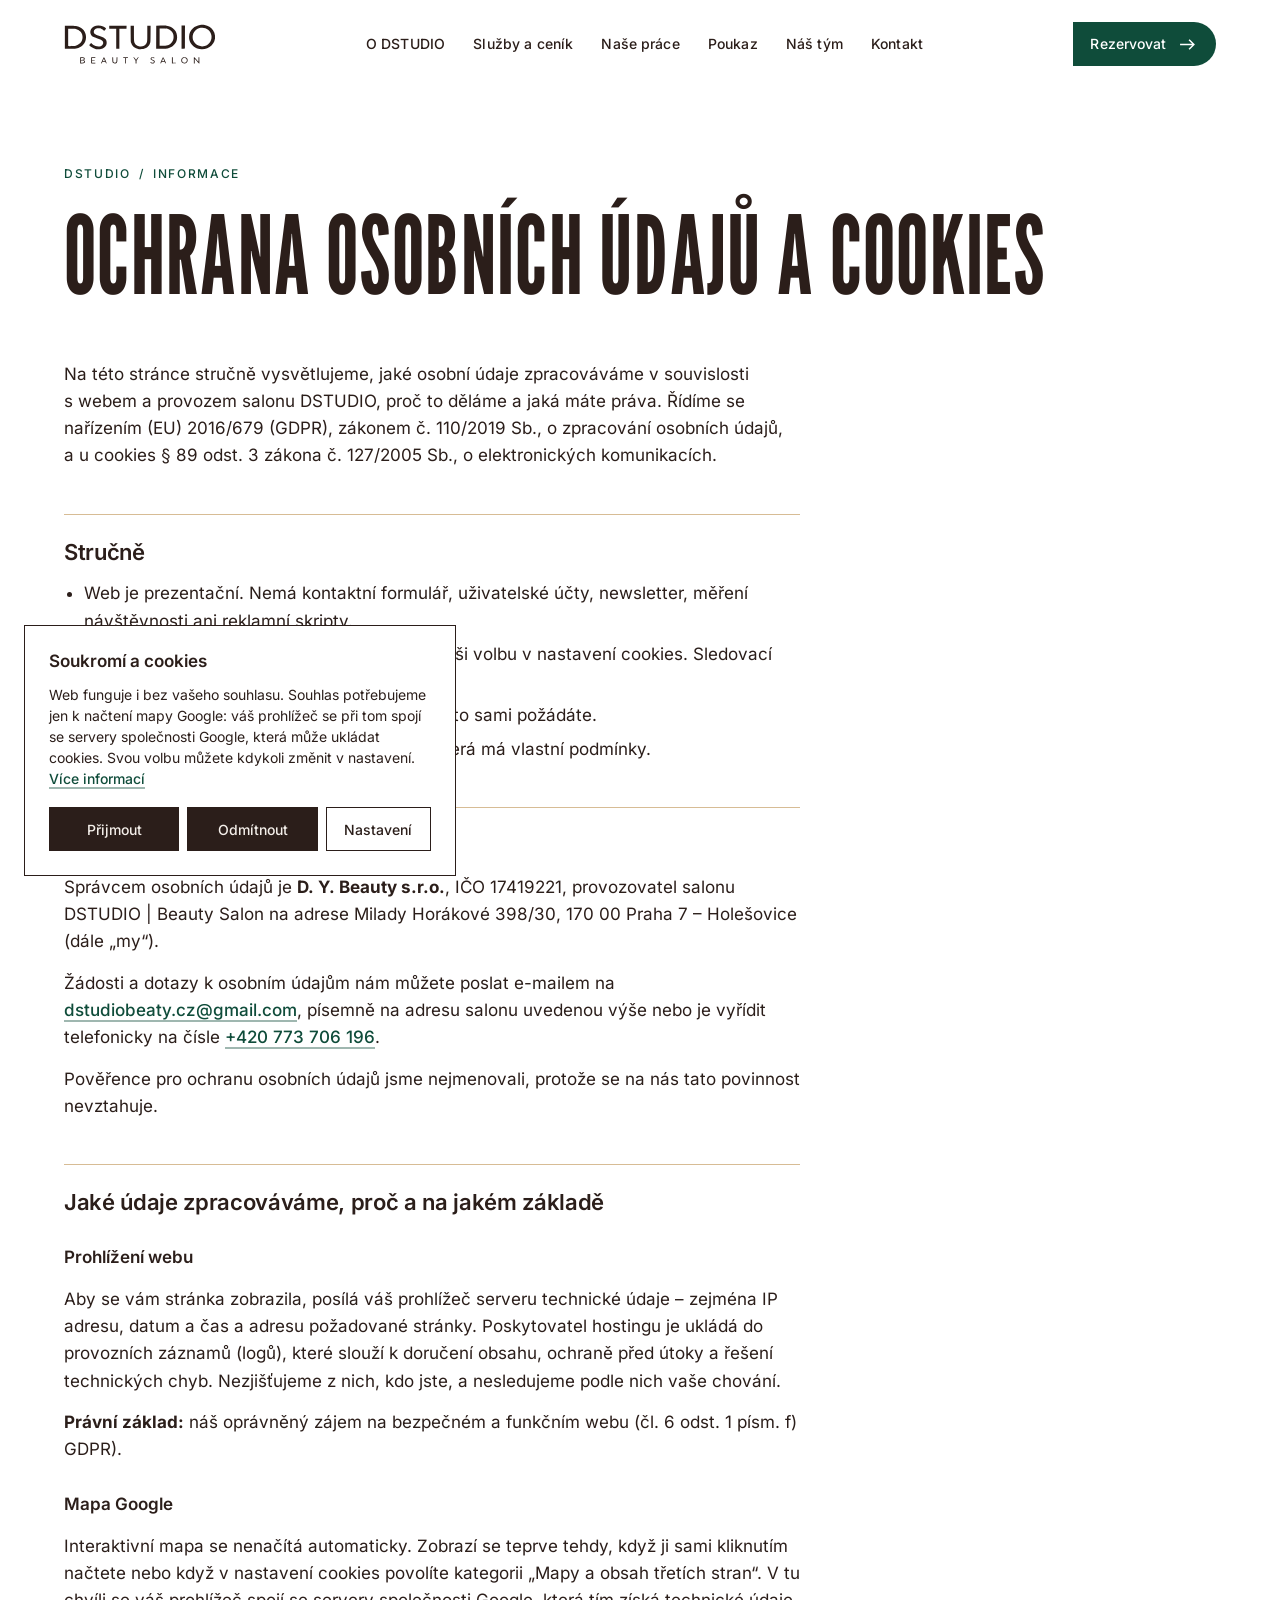
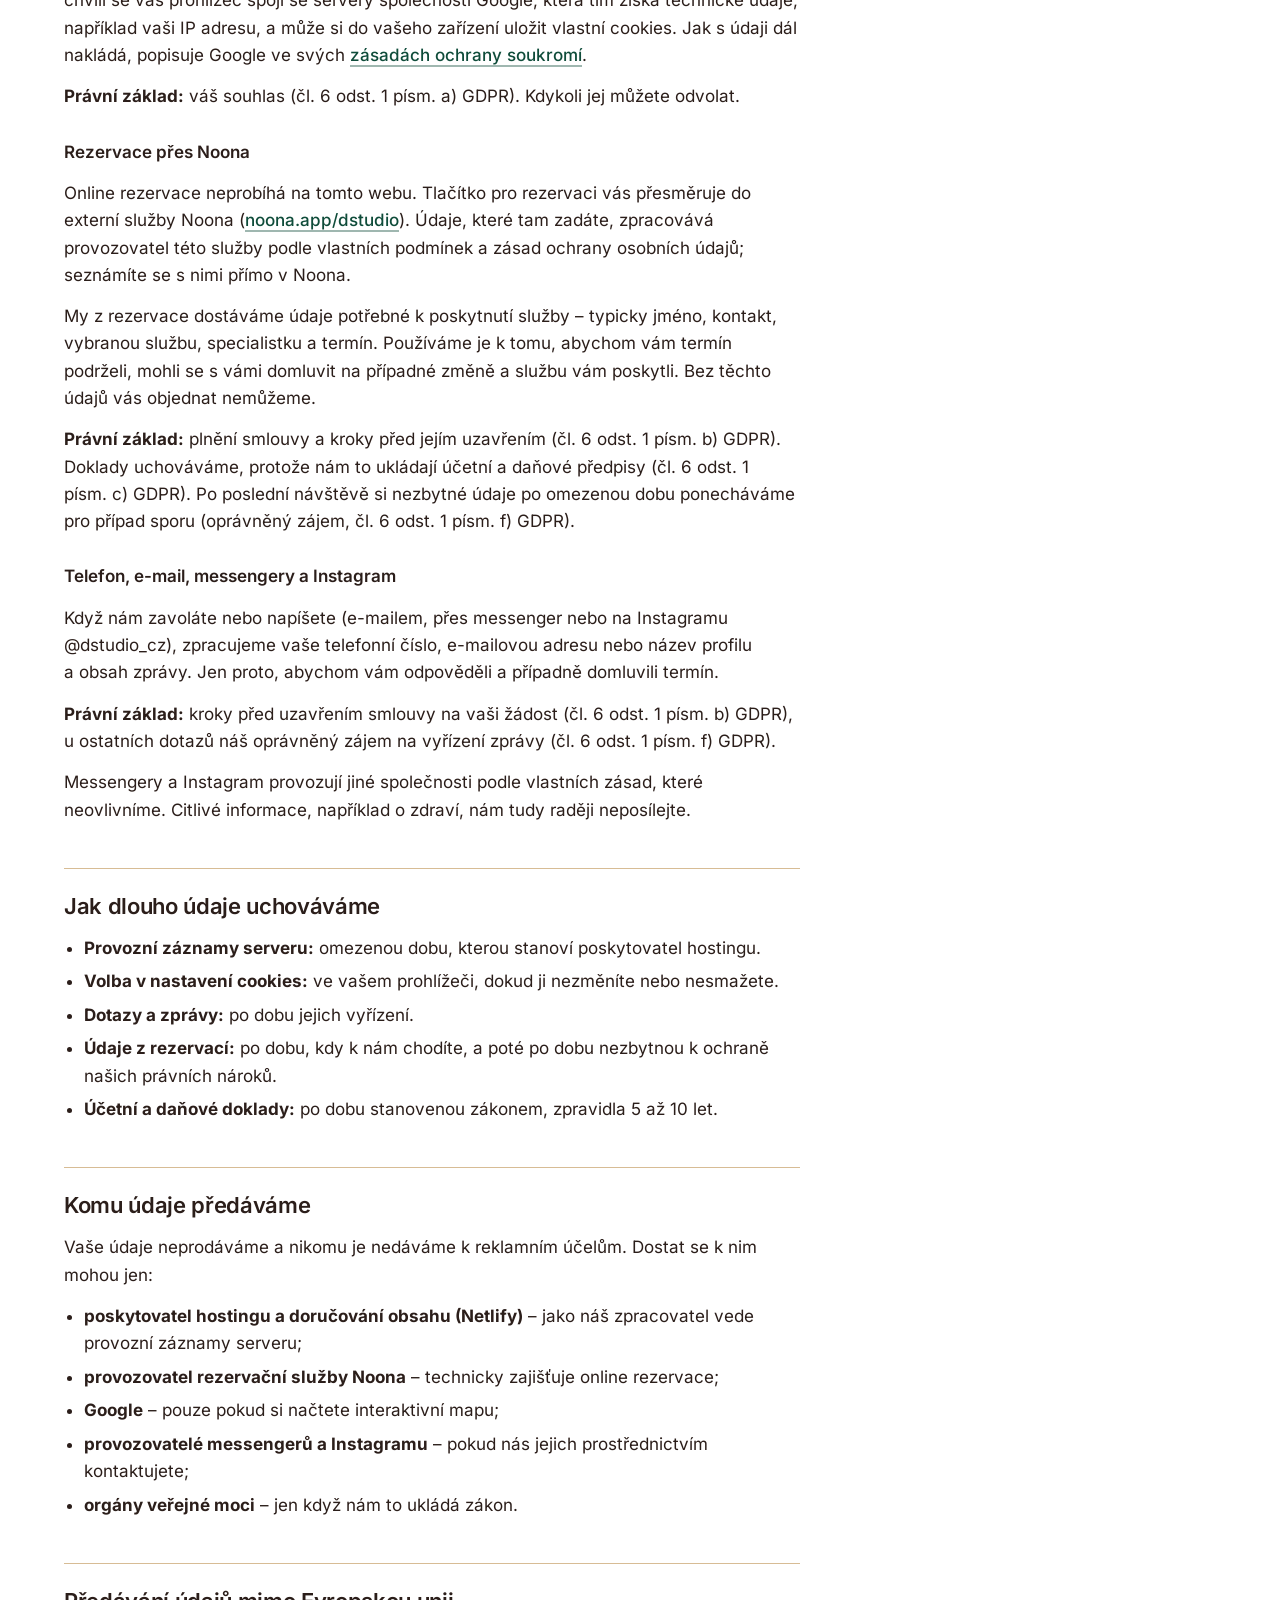
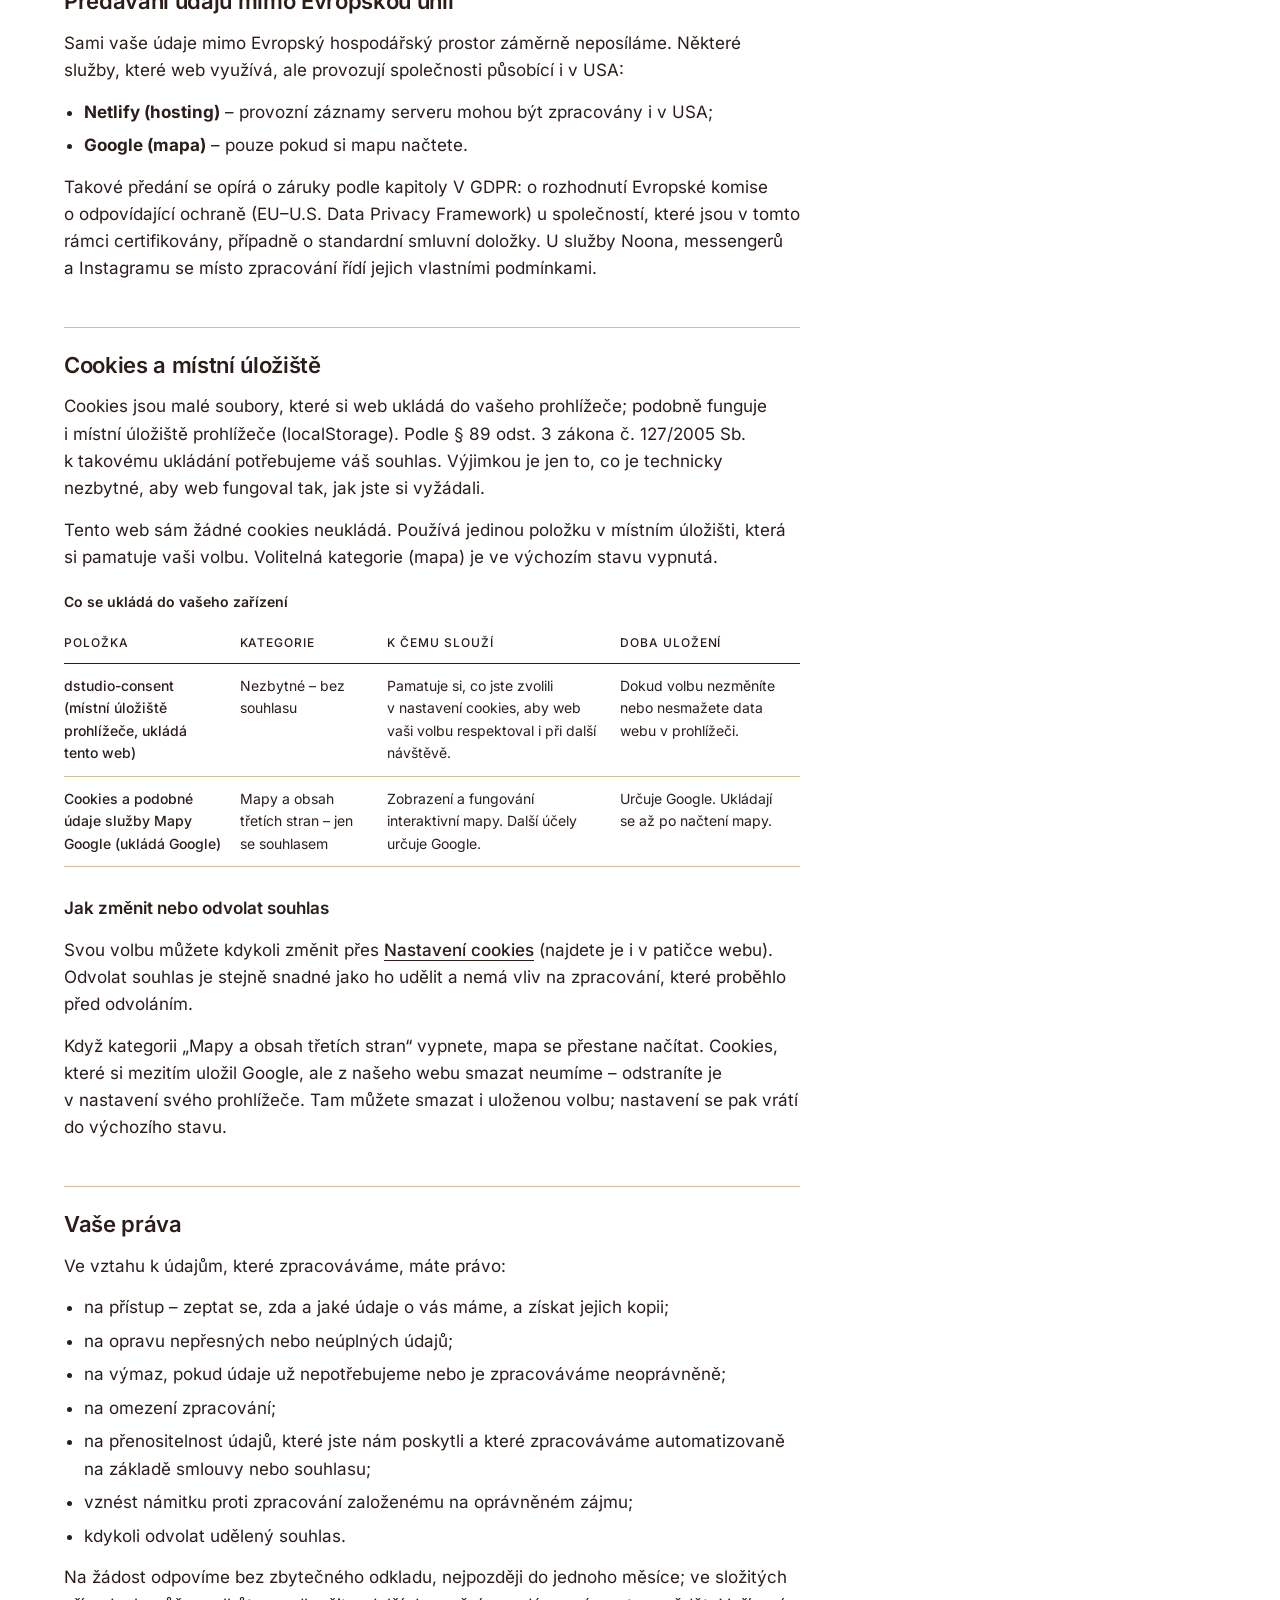
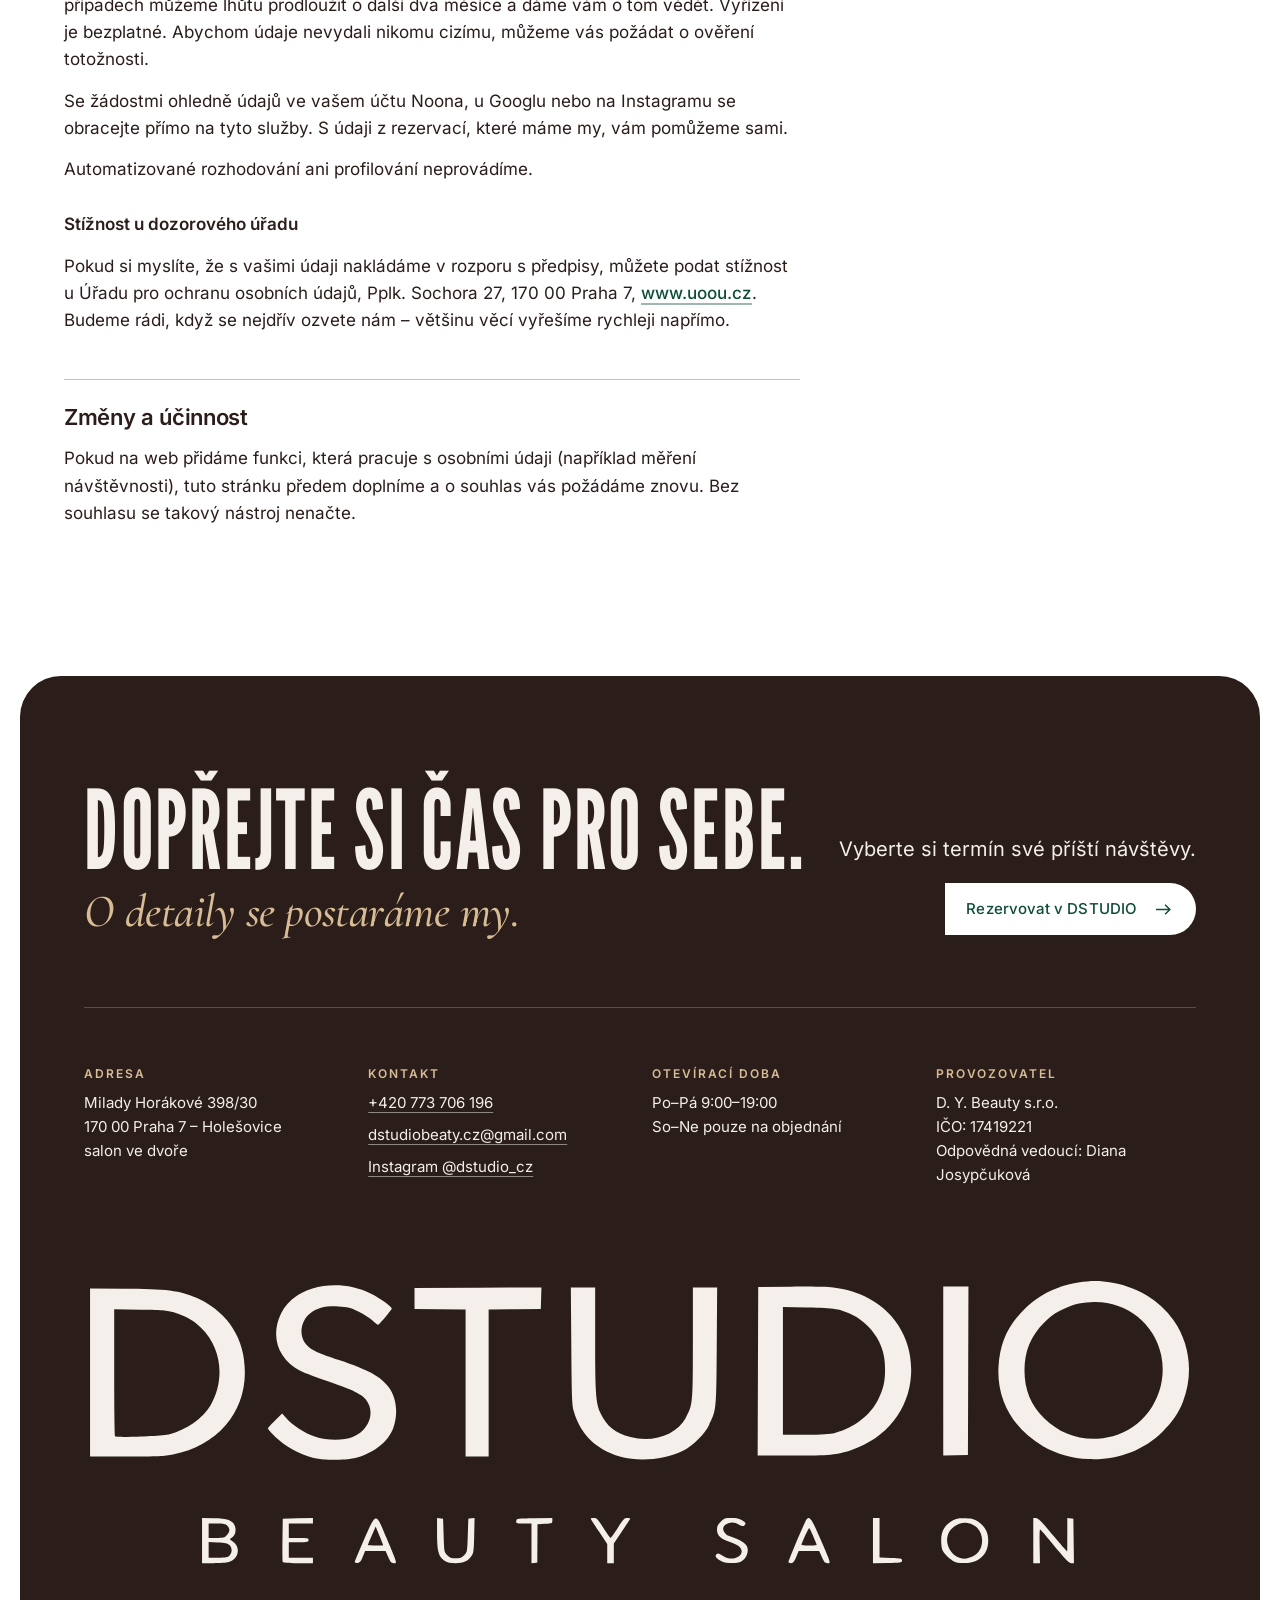
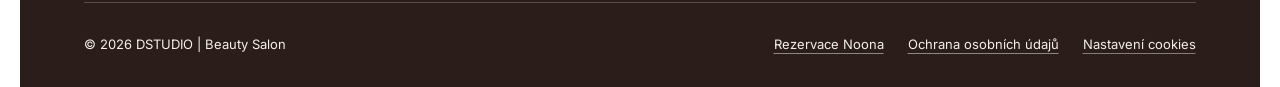
<file: ochrana-osobnich-udaju.html>
<!doctype html>
<html lang="cs">
<head>
  <meta charset="utf-8">
  <meta name="viewport" content="width=device-width, initial-scale=1, viewport-fit=cover">
  <title>Ochrana osobních údajů a cookies | DSTUDIO</title>
  <meta name="description" content="Jak DSTUDIO | Beauty Salon zachází s osobními údaji: prohlížení webu, rezervace přes Noona, mapa Google, cookies a vaše práva.">
  <meta name="theme-color" content="#FFFFFF">
  <meta name="format-detection" content="telephone=no">
  <link rel="icon" href="favicon.svg" type="image/svg+xml">
  <link rel="icon" href="favicon.ico" sizes="32x32">
  <link rel="apple-touch-icon" href="apple-touch-icon.png">
  <link rel="manifest" href="site.webmanifest">
  <link rel="preload" href="assets/fonts/league-gothic-latin-wdth-normal.woff2" as="font" type="font/woff2" crossorigin>
  <link rel="preload" href="assets/fonts/league-gothic-latin-ext-wdth-normal.woff2" as="font" type="font/woff2" crossorigin>
  <link rel="preload" href="assets/fonts/inter-latin-wght-normal.woff2" as="font" type="font/woff2" crossorigin>
  <link rel="preload" href="assets/fonts/inter-latin-ext-wght-normal.woff2" as="font" type="font/woff2" crossorigin>
  <link rel="stylesheet" href="assets/css/main.css">
  <script src="assets/js/boot.js"></script>
  <script src="assets/js/main.js" defer></script>
</head>
<body>
<a class="skip-link" href="#obsah">Přeskočit na obsah</a>

<section class="consent" aria-labelledby="consent-title" data-consent-banner hidden>
  <p class="consent-title" id="consent-title">Soukromí a&nbsp;cookies</p>
  <p>Web funguje i&nbsp;bez vašeho souhlasu. Souhlas potřebujeme jen k&nbsp;načtení mapy Google: váš prohlížeč se při tom spojí se servery společnosti Google, která může ukládat cookies. Svou volbu můžete kdykoli změnit v&nbsp;nastavení. <a href="ochrana-osobnich-udaju.html">Více informací</a></p>
  <div class="consent-actions">
    <button class="consent-btn consent-btn--solid" type="button" data-consent="accept">Přijmout</button>
    <button class="consent-btn consent-btn--solid" type="button" data-consent="reject">Odmítnout</button>
    <button class="consent-btn" type="button" data-consent-open>Nastavení</button>
  </div>
</section>

<svg class="sprite" aria-hidden="true" focusable="false">
  <symbol id="logo" viewBox="203.695 253.379 552.514 146.363"><path fill-rule="evenodd" d="M 262.390625 385.476562 L 262.390625 374.28125 L 267.992188 374.292969 C 275.054688 374.308594 277.769531 375.328125 278.765625 378.355469 C 279.542969 380.703125 278.773438 383.234375 277.003906 384.183594 C 275.976562 384.730469 276.003906 384.808594 277.53125 385.734375 C 281.855469 388.367188 280.683594 394.691406 275.609375 396.101562 C 274.496094 396.410156 271.070312 396.664062 267.992188 396.667969 L 262.390625 396.667969 Z M 276.042969 392.847656 C 277.472656 391.417969 277.445312 388.929688 275.988281 387.605469 C 275.097656 386.800781 273.808594 386.527344 270.253906 386.375 L 265.667969 386.179688 L 265.667969 393.941406 L 270.3125 393.941406 C 274.226562 393.941406 275.125 393.769531 276.042969 392.847656 Z M 274.703125 382.769531 C 276.328125 381.144531 276.414062 379.566406 274.949219 378.105469 C 274.054688 377.207031 273.132812 377.011719 269.761719 377.011719 L 265.667969 377.011719 L 265.667969 384.109375 L 269.515625 384.109375 C 272.871094 384.109375 273.535156 383.9375 274.703125 382.769531 Z M 302.5 395.972656 C 302.351562 395.585938 302.296875 390.609375 302.378906 384.914062 L 302.527344 374.554688 L 310.039062 374.402344 L 317.542969 374.25 L 317.542969 377.011719 L 305.53125 377.011719 L 305.53125 384.109375 L 310.445312 384.109375 C 314.996094 384.109375 315.359375 384.191406 315.359375 385.203125 C 315.359375 386.214844 314.996094 386.292969 310.445312 386.292969 L 305.53125 386.292969 L 305.53125 393.941406 L 317.542969 393.941406 L 317.542969 396.667969 L 310.15625 396.667969 C 304.652344 396.667969 302.699219 396.492188 302.5 395.972656 Z M 338.292969 396.164062 C 338.292969 395.847656 340.371094 390.855469 342.90625 385.070312 C 349.074219 371.003906 348.6875 371.03125 354.191406 384.242188 C 359.621094 397.277344 359.449219 396.667969 357.710938 396.667969 C 356.527344 396.667969 356.089844 396.1875 354.972656 393.667969 L 353.644531 390.664062 L 343.484375 390.664062 L 342.320312 393.53125 C 341.382812 395.847656 340.882812 396.429688 339.726562 396.570312 C 338.941406 396.664062 338.292969 396.484375 338.292969 396.164062 Z M 352.492188 387.769531 C 352.492188 387.679688 351.644531 385.535156 350.609375 383.003906 L 348.722656 378.394531 L 347.921875 380.296875 C 347.480469 381.34375 346.609375 383.386719 345.984375 384.839844 C 345.359375 386.289062 344.847656 387.578125 344.847656 387.707031 C 344.847656 387.832031 346.566406 387.929688 348.671875 387.929688 C 350.773438 387.929688 352.492188 387.859375 352.492188 387.769531 Z M 383.179688 395.5625 C 380.039062 393.648438 379.277344 391.015625 379.265625 382.027344 L 379.25 374.207031 L 382.253906 374.554688 L 382.527344 382.871094 C 382.796875 391.074219 382.820312 391.207031 384.3125 392.699219 C 385.5625 393.945312 386.308594 394.214844 388.535156 394.214844 C 390.761719 394.214844 391.507812 393.945312 392.753906 392.699219 C 394.246094 391.207031 394.269531 391.074219 394.539062 382.871094 L 394.8125 374.554688 L 396.363281 374.375 L 397.914062 374.199219 L 397.726562 382.839844 C 397.558594 390.855469 397.453125 391.613281 396.273438 393.265625 C 394.476562 395.78125 392.429688 396.667969 388.421875 396.667969 C 385.9375 396.667969 384.484375 396.359375 383.179688 395.5625 Z M 426.210938 386.878906 L 426.210938 377.011719 L 422.351562 377.011719 C 418.660156 377.011719 418.5 376.957031 418.667969 375.78125 C 418.835938 374.574219 418.980469 374.550781 427.714844 374.402344 L 436.585938 374.253906 L 436.585938 375.609375 C 436.585938 376.898438 436.417969 376.96875 432.902344 377.121094 L 429.214844 377.285156 L 429.113281 396.394531 L 427.660156 396.570312 L 426.210938 396.742188 Z M 463.890625 391.890625 L 463.890625 387.105469 L 459.796875 380.976562 C 457.542969 377.605469 455.699219 374.71875 455.699219 374.5625 C 455.699219 374.40625 456.417969 374.28125 457.296875 374.28125 C 458.710938 374.28125 459.246094 374.835938 462.007812 379.195312 C 463.722656 381.898438 465.320312 384.109375 465.558594 384.109375 C 465.796875 384.109375 467.394531 381.898438 469.105469 379.195312 C 471.847656 374.871094 472.410156 374.28125 473.792969 374.28125 C 474.652344 374.28125 475.359375 374.386719 475.359375 374.519531 C 475.359375 374.652344 473.515625 377.492188 471.261719 380.832031 L 467.167969 386.90625 L 467.167969 396.667969 L 463.890625 396.667969 Z M 520.957031 395.808594 C 518.257812 394.402344 517.316406 393.339844 518.019531 392.492188 C 518.859375 391.480469 519.238281 391.550781 521.554688 393.121094 C 526.398438 396.40625 533.128906 392.898438 529.886719 388.773438 C 529.289062 388.015625 527.375 386.976562 525.300781 386.285156 C 520.339844 384.632812 518.496094 382.984375 518.496094 380.1875 C 518.496094 378.421875 518.859375 377.632812 520.351562 376.136719 C 522.074219 374.414062 522.460938 374.28125 525.679688 374.28125 C 528.171875 374.285156 529.644531 374.589844 530.921875 375.367188 C 532.832031 376.53125 533.039062 376.996094 532.078125 377.957031 C 531.617188 378.414062 530.957031 378.304688 529.492188 377.519531 C 527.304688 376.347656 525.796875 376.207031 523.753906 376.984375 C 521.660156 377.78125 520.949219 379.511719 522.039062 381.171875 C 522.53125 381.921875 523.222656 382.632812 523.578125 382.757812 C 531.4375 385.46875 533.789062 387.164062 533.789062 390.101562 C 533.789062 392.46875 532.429688 394.859375 530.53125 395.839844 C 528.4375 396.925781 523.058594 396.90625 520.957031 395.808594 Z M 553.992188 396.121094 C 553.992188 395.46875 560.742188 379.320312 562.273438 376.292969 C 564.203125 372.496094 565.011719 373.375 569.800781 384.445312 C 575.320312 397.21875 575.164062 396.667969 573.382812 396.667969 C 572.171875 396.667969 571.746094 396.203125 570.621094 393.667969 L 569.292969 390.664062 L 559.109375 390.664062 L 557.863281 393.667969 C 556.839844 396.128906 556.382812 396.667969 555.304688 396.667969 C 554.582031 396.667969 553.992188 396.421875 553.992188 396.121094 Z M 568.097656 387.523438 C 568 387.292969 567.179688 385.332031 566.277344 383.15625 C 565.378906 380.988281 564.5 379.207031 564.332031 379.199219 C 564.003906 379.195312 560.542969 386.808594 560.542969 387.523438 C 560.542969 387.746094 562.285156 387.929688 564.414062 387.929688 C 566.539062 387.929688 568.199219 387.746094 568.097656 387.523438 Z M 596.039062 385.492188 L 596.039062 374.28125 L 599.3125 374.28125 L 599.3125 393.902344 L 604.914062 394.058594 C 610.09375 394.199219 610.507812 394.292969 610.507812 395.304688 C 610.507812 396.332031 610.097656 396.40625 603.273438 396.550781 L 596.039062 396.703125 Z M 635.679688 395.429688 C 634.507812 394.761719 632.796875 393.277344 631.875 392.132812 C 630.453125 390.367188 630.167969 389.5 629.992188 386.347656 C 629.691406 381.050781 631.613281 377.578125 636.125 375.265625 C 637.832031 374.390625 639.054688 374.210938 642.234375 374.371094 C 645.589844 374.539062 646.574219 374.828125 648.558594 376.222656 C 651.835938 378.527344 653.355469 381.414062 653.367188 385.359375 C 653.386719 392.386719 648.78125 396.683594 641.242188 396.660156 C 638.707031 396.65625 637.257812 396.335938 635.679688 395.429688 Z M 645.539062 393.355469 C 648.664062 391.839844 650.335938 389.089844 650.320312 385.492188 C 650.292969 380.769531 647.636719 377.527344 643.085938 376.671875 C 638.984375 375.894531 634.28125 378.90625 633.171875 383.011719 C 631.699219 388.484375 636.046875 394.390625 641.597656 394.464844 C 642.480469 394.476562 644.253906 393.976562 645.539062 393.355469 Z M 675.765625 385.476562 L 675.765625 374.28125 L 677.070312 374.28125 C 678.066406 374.28125 679.65625 375.796875 683.761719 380.664062 C 686.722656 384.175781 689.9375 387.925781 690.902344 388.992188 L 692.664062 390.9375 L 692.675781 382.574219 L 692.691406 374.207031 L 695.695312 374.554688 L 695.992188 396.667969 L 694.648438 396.667969 C 693.578125 396.667969 691.890625 394.960938 686.414062 388.34375 C 682.625 383.761719 679.351562 379.953125 679.144531 379.875 C 678.9375 379.800781 678.84375 383.550781 678.929688 388.203125 L 679.09375 396.667969 L 675.765625 396.667969 Z M 320.144531 344.773438 C 314.355469 343.800781 308.527344 341.289062 303.066406 337.421875 C 299.871094 335.15625 295.15625 330.515625 295.15625 329.636719 C 295.15625 329.394531 296.746094 327.625 298.6875 325.699219 L 302.214844 322.203125 L 304.441406 324.734375 C 307.519531 328.230469 313.214844 331.878906 318.386719 333.667969 C 324.222656 335.6875 332.53125 335.808594 337.28125 333.949219 C 345.621094 330.691406 348.835938 321.367188 343.75 315.199219 C 341.496094 312.464844 337.164062 310.382812 325.296875 306.332031 C 319.5 304.351562 313.265625 301.980469 311.441406 301.058594 C 300.097656 295.335938 296.160156 283.699219 301.722656 272.34375 C 308.234375 259.050781 329.503906 254.390625 346.214844 262.597656 C 350.539062 264.722656 356.289062 268.75 356.75 269.976562 C 356.914062 270.410156 350.457031 278.171875 349.933594 278.171875 C 349.78125 278.171875 348.527344 277.179688 347.144531 275.964844 C 345.765625 274.746094 342.601562 272.742188 340.113281 271.511719 C 335.960938 269.453125 335.152344 269.25 330.21875 269.011719 C 323.925781 268.710938 320.101562 269.585938 316.570312 272.144531 C 310.617188 276.457031 310.191406 285.328125 315.734375 289.429688 C 318.417969 291.410156 320.746094 292.402344 330.484375 295.699219 C 345.457031 300.769531 351.136719 303.847656 355.140625 309.070312 C 359.152344 314.304688 360.066406 322.621094 357.40625 329.675781 C 354.808594 336.570312 347.0625 342.449219 337.914062 344.472656 C 333.765625 345.386719 324.707031 345.542969 320.144531 344.773438 Z M 476.007812 344.789062 C 461.007812 342.691406 450.679688 334.078125 447.164062 320.738281 C 446.363281 317.699219 446.207031 313.285156 446.015625 288.410156 L 445.792969 259.609375 L 457.882812 259.609375 L 457.882812 284.960938 C 457.882812 312.617188 458.203125 317.046875 460.566406 322.15625 C 463.519531 328.550781 467.941406 332.058594 475.410156 333.949219 C 486.851562 336.84375 498.339844 332.832031 503 324.316406 C 506.425781 318.050781 506.484375 317.429688 506.484375 287.066406 L 506.484375 259.609375 L 518.558594 259.609375 L 518.355469 288.960938 C 518.136719 321.214844 518.207031 320.46875 514.609375 327.84375 C 512.296875 332.574219 506.402344 338.433594 501.570312 340.800781 C 494.320312 344.347656 484.175781 345.929688 476.007812 344.789062 Z M 703.339844 344.9375 C 695.058594 344.550781 687.042969 342.285156 680.597656 338.511719 C 665.542969 329.699219 657.523438 315.351562 658.472656 298.933594 C 659.183594 286.644531 663.453125 277.691406 672.71875 269.035156 C 679.339844 262.851562 688.394531 258.613281 698.152344 257.125 C 704.84375 256.105469 708.773438 256.128906 715.121094 257.207031 C 727.546875 259.316406 738.476562 266.003906 745.425781 275.738281 C 753.710938 287.351562 755.515625 302.75 750.195312 316.425781 C 747.976562 322.136719 745.125 326.300781 739.929688 331.414062 C 730.496094 340.699219 717.261719 345.59375 703.339844 344.9375 Z M 715.355469 333.527344 C 732.339844 329.160156 743.148438 311.027344 739.382812 293.238281 C 735.925781 276.914062 721.003906 265.75 704.230469 266.945312 C 698.097656 267.378906 695.441406 268.070312 690.035156 270.636719 C 686.46875 272.328125 684.535156 273.726562 681.238281 276.992188 C 674.527344 283.644531 671.394531 291.234375 671.394531 300.835938 C 671.394531 310.382812 674.535156 318.011719 681.175781 324.613281 C 690.234375 333.617188 702.542969 336.828125 715.355469 333.527344 Z M 206.695312 301.929688 L 206.695312 260.152344 L 222.9375 260.15625 C 245.441406 260.164062 252.214844 261.089844 260.960938 265.363281 C 275.65625 272.550781 283.671875 285.371094 283.6875 301.703125 C 283.699219 322.25 269.820312 338.152344 247.929688 342.671875 C 243.710938 343.542969 240.40625 343.6875 224.847656 343.695312 L 206.695312 343.699219 Z M 246.285156 332.574219 C 254.769531 330.25 262.898438 324.539062 266.488281 318.375 C 273.996094 305.488281 272.136719 289.511719 261.992188 279.714844 C 257.976562 275.835938 254.941406 274.066406 249.015625 272.140625 C 245.578125 271.023438 243.847656 270.875 231.949219 270.65625 L 218.707031 270.417969 L 218.707031 301.78125 C 218.707031 319.03125 218.890625 333.332031 219.117188 333.5625 C 219.910156 334.371094 242.757812 333.539062 246.285156 332.574219 Z M 393.449219 307.125 L 393.449219 270.550781 L 380.753906 270.402344 L 368.054688 270.253906 L 368.054688 259.878906 L 399.613281 259.71875 L 431.167969 259.550781 L 431.007812 264.90625 L 430.855469 270.253906 L 417.886719 270.402344 L 404.914062 270.546875 L 404.914062 343.699219 L 393.449219 343.699219 Z M 538.835938 301.246094 L 538.976562 259.332031 L 555.082031 259.171875 C 564.097656 259.078125 573.425781 259.261719 576.257812 259.585938 C 600.296875 262.335938 616.261719 280.242188 614.976562 303.019531 C 613.996094 320.367188 602.722656 334.597656 585.390625 340.367188 C 577.925781 342.851562 574.8125 343.144531 556.035156 343.148438 L 538.695312 343.15625 Z M 577.121094 331.921875 C 586.667969 329.480469 594.960938 323.015625 598.753906 315.070312 C 601.253906 309.828125 602.046875 306.355469 602.046875 300.609375 C 602.046875 294.785156 601.28125 291.183594 599.03125 286.445312 C 596.535156 281.179688 591.21875 275.765625 586.167969 273.363281 C 579.648438 270.261719 577.242188 269.855469 563.683594 269.574219 L 551.261719 269.320312 L 551.261719 332.78125 L 562.511719 332.78125 C 570.960938 332.78125 574.601562 332.566406 577.121094 331.921875 Z M 630.988281 301.125 L 630.988281 259.058594 L 643.527344 259.058594 L 643.398438 300.972656 L 643.273438 342.882812 L 637.128906 343.039062 L 630.988281 343.191406 Z"/></symbol>
  <symbol id="i-arrow" viewBox="0 0 16 16"><path d="M1 8h13M9.5 3.5 14 8l-4.5 4.5" fill="none" stroke="currentColor" stroke-width="1.4"/></symbol>
  <symbol id="i-star" viewBox="0 0 24 24"><path d="M12 1.8l3.05 6.6 7.2.8-5.37 4.87 1.5 7.1L12 17.6l-6.38 3.57 1.5-7.1L1.75 9.2l7.2-.8z"/></symbol>
  <symbol id="i-phone" viewBox="0 0 16 16"><rect x="4.25" y="1.25" width="7.5" height="13.5" rx="1.6" fill="none" stroke="currentColor" stroke-width="1.2"/><path d="M7 12.4h2" stroke="currentColor" stroke-width="1.2"/></symbol>
</svg>

<div data-header-sentinel></div>
<header class="site-header" data-header>
  <div class="wrap header-inner">
    <a class="logo" href="./" aria-label="DSTUDIO Beauty Salon – na začátek stránky">
      <svg viewBox="0 0 552.514 146.363" aria-hidden="true"><use href="#logo"/></svg>
    </a>
    <nav class="nav" id="menu" aria-label="Hlavní navigace" data-menu>
      <ul class="nav-list">
        <li><a href="./#o-dstudio">O&nbsp;DSTUDIO</a></li>
        <li><a href="./#cenik">Služby a&nbsp;ceník</a></li>
        <li><a href="./#prace">Naše práce</a></li>
        <li><a href="./#poukaz">Poukaz</a></li>
        <li><a href="./#tym">Náš tým</a></li>
        <li><a href="./#kontakt">Kontakt</a></li>
      </ul>
      <div class="nav-extra">
        <p><a href="tel:+420773706196">+420&nbsp;773&nbsp;706&nbsp;196</a></p>
        <p><a href="mailto:dstudiobeaty.cz@gmail.com">dstudiobeaty.cz<wbr>@gmail.com</a></p>
        <p>Milady Horákové&nbsp;398/30<br>Praha&nbsp;7 · ve dvoře</p>
        <a class="btn btn--block" href="https://noona.app/dstudio" target="_blank" rel="noopener">Rezervovat online <span class="btn-arrow" aria-hidden="true"><svg><use href="#i-arrow"/></svg></span><span class="visually-hidden"> (otevře se na nové kartě)</span></a>
      </div>
    </nav>
    <div class="header-actions">
      <a class="btn btn--small header-cta" href="https://noona.app/dstudio" target="_blank" rel="noopener">Rezervovat <span class="btn-arrow" aria-hidden="true"><svg><use href="#i-arrow"/></svg></span><span class="visually-hidden"> (otevře se na nové kartě)</span></a>
      <button class="menu-toggle" type="button" aria-expanded="false" aria-controls="menu" data-menu-toggle>
        <span class="visually-hidden">Menu</span><span class="bars" aria-hidden="true"></span>
      </button>
    </div>
  </div>
</header>

<main id="obsah" class="wrap">
  <header class="page-head">
    <p class="eyebrow">DSTUDIO <span aria-hidden="true">/</span> Informace</p>
    <h1 class="h2">Ochrana osobních údajů a&nbsp;cookies</h1>
  </header>
  <div class="legal">
      <p>Na této stránce stručně vysvětlujeme, jaké osobní údaje zpracováváme v&nbsp;souvislosti s&nbsp;webem a&nbsp;provozem salonu DSTUDIO, proč to děláme a&nbsp;jaká máte práva. Řídíme se nařízením (EU) 2016/679 (GDPR), zákonem č.&nbsp;110/2019&nbsp;Sb., o&nbsp;zpracování osobních údajů, a&nbsp;u&nbsp;cookies §&nbsp;89 odst.&nbsp;3 zákona č.&nbsp;127/2005&nbsp;Sb., o&nbsp;elektronických komunikacích.</p>

      <h2>Stručně</h2>
      <ul>
      <li>Web je prezentační. Nemá kontaktní formulář, uživatelské účty, newsletter, měření návštěvnosti ani reklamní skripty.</li>
      <li>Do vašeho zařízení ukládá jedinou položku: vaši volbu v&nbsp;nastavení cookies. Sledovací cookies nepoužíváme.</li>
      <li>Interaktivní mapa Google se načte, až když o&nbsp;to sami požádáte.</li>
      <li>Rezervace probíhá v&nbsp;externí službě Noona, která má vlastní podmínky.</li>
      </ul>

      <h2>Kdo je správce</h2>
      <p>Správcem osobních údajů je <strong>D.&nbsp;Y.&nbsp;Beauty s.r.o.</strong>, IČO 17419221, provozovatel salonu DSTUDIO | Beauty Salon na adrese Milady Horákové&nbsp;398/30, 170&nbsp;00 Praha&nbsp;7&nbsp;– Holešovice (dále „my“).</p>
      <p>Žádosti a&nbsp;dotazy k&nbsp;osobním údajům nám můžete poslat e-mailem na <a href="mailto:dstudiobeaty.cz@gmail.com">dstudiobeaty.cz@gmail.com</a>, písemně na adresu salonu uvedenou výše nebo je vyřídit telefonicky na čísle <a href="tel:+420773706196">+420&nbsp;773&nbsp;706&nbsp;196</a>.</p>
      <p>Pověřence pro ochranu osobních údajů jsme nejmenovali, protože se na nás tato povinnost nevztahuje.</p>

      <h2>Jaké údaje zpracováváme, proč a&nbsp;na jakém základě</h2>

      <h3>Prohlížení webu</h3>
      <p>Aby se vám stránka zobrazila, posílá váš prohlížeč serveru technické údaje&nbsp;– zejména IP adresu, datum a&nbsp;čas a&nbsp;adresu požadované stránky. Poskytovatel hostingu je ukládá do provozních záznamů (logů), které slouží k&nbsp;doručení obsahu, ochraně před útoky a&nbsp;řešení technických chyb. Nezjišťujeme z&nbsp;nich, kdo jste, a&nbsp;nesledujeme podle nich vaše chování.</p>
      <p><strong>Právní základ:</strong> náš oprávněný zájem na bezpečném a&nbsp;funkčním webu (čl.&nbsp;6 odst.&nbsp;1 písm.&nbsp;f) GDPR).</p>

      <h3>Mapa Google</h3>
      <p>Interaktivní mapa se nenačítá automaticky. Zobrazí se teprve tehdy, když ji sami kliknutím načtete nebo když v&nbsp;nastavení cookies povolíte kategorii „Mapy a&nbsp;obsah třetích stran“. V&nbsp;tu chvíli se váš prohlížeč spojí se servery společnosti Google, která tím získá technické údaje, například vaši IP adresu, a&nbsp;může si do vašeho zařízení uložit vlastní cookies. Jak s&nbsp;údaji dál nakládá, popisuje Google ve svých <a href="https://policies.google.com/privacy?hl=cs" target="_blank" rel="noopener">zásadách ochrany soukromí<span class="visually-hidden"> (otevře se na nové kartě)</span></a>.</p>
      <p><strong>Právní základ:</strong> váš souhlas (čl.&nbsp;6 odst.&nbsp;1 písm.&nbsp;a) GDPR). Kdykoli jej můžete odvolat.</p>

      <h3>Rezervace přes Noona</h3>
      <p>Online rezervace neprobíhá na tomto webu. Tlačítko pro rezervaci vás přesměruje do externí služby Noona (<a href="https://noona.app/dstudio" target="_blank" rel="noopener">noona.app/dstudio<span class="visually-hidden"> (otevře se na nové kartě)</span></a>). Údaje, které tam zadáte, zpracovává provozovatel této služby podle vlastních podmínek a&nbsp;zásad ochrany osobních údajů; seznámíte se s&nbsp;nimi přímo v&nbsp;Noona.</p>
      <p>My z&nbsp;rezervace dostáváme údaje potřebné k&nbsp;poskytnutí služby&nbsp;– typicky jméno, kontakt, vybranou službu, specialistku a&nbsp;termín. Používáme je k&nbsp;tomu, abychom vám termín podrželi, mohli se s&nbsp;vámi domluvit na případné změně a&nbsp;službu vám poskytli. Bez těchto údajů vás objednat nemůžeme.</p>
      <p><strong>Právní základ:</strong> plnění smlouvy a&nbsp;kroky před jejím uzavřením (čl.&nbsp;6 odst.&nbsp;1 písm.&nbsp;b) GDPR). Doklady uchováváme, protože nám to ukládají účetní a&nbsp;daňové předpisy (čl.&nbsp;6 odst.&nbsp;1 písm.&nbsp;c) GDPR). Po poslední návštěvě si nezbytné údaje po omezenou dobu ponecháváme pro případ sporu (oprávněný zájem, čl.&nbsp;6 odst.&nbsp;1 písm.&nbsp;f) GDPR).</p>

      <h3>Telefon, e-mail, messengery a&nbsp;Instagram</h3>
      <p>Když nám zavoláte nebo napíšete (e-mailem, přes messenger nebo na Instagramu @dstudio_cz), zpracujeme vaše telefonní číslo, e-mailovou adresu nebo název profilu a&nbsp;obsah zprávy. Jen proto, abychom vám odpověděli a&nbsp;případně domluvili termín.</p>
      <p><strong>Právní základ:</strong> kroky před uzavřením smlouvy na vaši žádost (čl.&nbsp;6 odst.&nbsp;1 písm.&nbsp;b) GDPR), u&nbsp;ostatních dotazů náš oprávněný zájem na vyřízení zprávy (čl.&nbsp;6 odst.&nbsp;1 písm.&nbsp;f) GDPR).</p>
      <p>Messengery a&nbsp;Instagram provozují jiné společnosti podle vlastních zásad, které neovlivníme. Citlivé informace, například o&nbsp;zdraví, nám tudy raději neposílejte.</p>

      <h2>Jak dlouho údaje uchováváme</h2>
      <ul>
      <li><strong>Provozní záznamy serveru:</strong> omezenou dobu, kterou stanoví poskytovatel hostingu.</li>
      <li><strong>Volba v&nbsp;nastavení cookies:</strong> ve vašem prohlížeči, dokud ji nezměníte nebo nesmažete.</li>
      <li><strong>Dotazy a&nbsp;zprávy:</strong> po dobu jejich vyřízení.</li>
      <li><strong>Údaje z&nbsp;rezervací:</strong> po dobu, kdy k&nbsp;nám chodíte, a&nbsp;poté po dobu nezbytnou k&nbsp;ochraně našich právních nároků.</li>
      <li><strong>Účetní a&nbsp;daňové doklady:</strong> po dobu stanovenou zákonem, zpravidla 5 až 10&nbsp;let.</li>
      </ul>

      <h2>Komu údaje předáváme</h2>
      <p>Vaše údaje neprodáváme a&nbsp;nikomu je nedáváme k&nbsp;reklamním účelům. Dostat se k&nbsp;nim mohou jen:</p>
      <ul>
      <li><strong>poskytovatel hostingu a&nbsp;doručování obsahu (Netlify)</strong>&nbsp;– jako náš zpracovatel vede provozní záznamy serveru;</li>
      <li><strong>provozovatel rezervační služby Noona</strong>&nbsp;– technicky zajišťuje online rezervace;</li>
      <li><strong>Google</strong>&nbsp;– pouze pokud si načtete interaktivní mapu;</li>
      <li><strong>provozovatelé messengerů a&nbsp;Instagramu</strong>&nbsp;– pokud nás jejich prostřednictvím kontaktujete;</li>
      <li><strong>orgány veřejné moci</strong>&nbsp;– jen když nám to ukládá zákon.</li>
      </ul>

      <h2>Předávání údajů mimo Evropskou unii</h2>
      <p>Sami vaše údaje mimo Evropský hospodářský prostor záměrně neposíláme. Některé služby, které web využívá, ale provozují společnosti působící i&nbsp;v&nbsp;USA:</p>
      <ul>
      <li><strong>Netlify (hosting)</strong>&nbsp;– provozní záznamy serveru mohou být zpracovány i&nbsp;v&nbsp;USA;</li>
      <li><strong>Google (mapa)</strong>&nbsp;– pouze pokud si mapu načtete.</li>
      </ul>
      <p>Takové předání se opírá o&nbsp;záruky podle kapitoly V&nbsp;GDPR: o&nbsp;rozhodnutí Evropské komise o&nbsp;odpovídající ochraně (EU–U.S. Data Privacy Framework) u&nbsp;společností, které jsou v&nbsp;tomto rámci certifikovány, případně o&nbsp;standardní smluvní doložky. U&nbsp;služby Noona, messengerů a&nbsp;Instagramu se místo zpracování řídí jejich vlastními podmínkami.</p>

      <h2>Cookies a&nbsp;místní úložiště</h2>
      <p>Cookies jsou malé soubory, které si web ukládá do vašeho prohlížeče; podobně funguje i&nbsp;místní úložiště prohlížeče (localStorage). Podle §&nbsp;89 odst.&nbsp;3 zákona č.&nbsp;127/2005&nbsp;Sb. k&nbsp;takovému ukládání potřebujeme váš souhlas. Výjimkou je jen to, co je technicky nezbytné, aby web fungoval tak, jak jste si vyžádali.</p>
      <p>Tento web sám žádné cookies neukládá. Používá jedinou položku v&nbsp;místním úložišti, která si pamatuje vaši volbu. Volitelná kategorie (mapa) je ve výchozím stavu vypnutá.</p>
      <div class="table-scroll" tabindex="0" role="region" aria-label="Co se ukládá do vašeho zařízení"><table>
      <caption>Co se ukládá do vašeho zařízení</caption>
      <thead>
      <tr>
      <th scope="col">Položka</th>
      <th scope="col">Kategorie</th>
      <th scope="col">K&nbsp;čemu slouží</th>
      <th scope="col">Doba uložení</th>
      </tr>
      </thead>
      <tbody>
      <tr>
      <th scope="row">dstudio-consent (místní úložiště prohlížeče, ukládá tento web)</th>
      <td>Nezbytné&nbsp;– bez souhlasu</td>
      <td>Pamatuje si, co jste zvolili v&nbsp;nastavení cookies, aby web vaši volbu respektoval i&nbsp;při další návštěvě.</td>
      <td>Dokud volbu nezměníte nebo nesmažete data webu v&nbsp;prohlížeči.</td>
      </tr>
      <tr>
      <th scope="row">Cookies a&nbsp;podobné údaje služby Mapy Google (ukládá Google)</th>
      <td>Mapy a&nbsp;obsah třetích stran&nbsp;– jen se souhlasem</td>
      <td>Zobrazení a&nbsp;fungování interaktivní mapy. Další účely určuje Google.</td>
      <td>Určuje Google. Ukládají se až po načtení mapy.</td>
      </tr>
</tbody>
      </table></div>

      <h3>Jak změnit nebo odvolat souhlas</h3>
      <p>Svou volbu můžete kdykoli změnit přes <button type="button" data-consent-open>Nastavení cookies</button> (najdete je i&nbsp;v&nbsp;patičce webu). Odvolat souhlas je stejně snadné jako ho udělit a&nbsp;nemá vliv na zpracování, které proběhlo před odvoláním.</p>
      <p>Když kategorii „Mapy a&nbsp;obsah třetích stran“ vypnete, mapa se přestane načítat. Cookies, které si mezitím uložil Google, ale z&nbsp;našeho webu smazat neumíme&nbsp;– odstraníte je v&nbsp;nastavení svého prohlížeče. Tam můžete smazat i&nbsp;uloženou volbu; nastavení se pak vrátí do výchozího stavu.</p>

      <h2>Vaše práva</h2>
      <p>Ve vztahu k&nbsp;údajům, které zpracováváme, máte právo:</p>
      <ul>
      <li>na přístup&nbsp;– zeptat se, zda a&nbsp;jaké údaje o&nbsp;vás máme, a&nbsp;získat jejich kopii;</li>
      <li>na opravu nepřesných nebo neúplných údajů;</li>
      <li>na výmaz, pokud údaje už nepotřebujeme nebo je zpracováváme neoprávněně;</li>
      <li>na omezení zpracování;</li>
      <li>na přenositelnost údajů, které jste nám poskytli a&nbsp;které zpracováváme automatizovaně na základě smlouvy nebo souhlasu;</li>
      <li>vznést námitku proti zpracování založenému na oprávněném zájmu;</li>
      <li>kdykoli odvolat udělený souhlas.</li>
      </ul>
      <p>Na žádost odpovíme bez zbytečného odkladu, nejpozději do jednoho měsíce; ve složitých případech můžeme lhůtu prodloužit o&nbsp;další dva měsíce a&nbsp;dáme vám o&nbsp;tom vědět. Vyřízení je bezplatné. Abychom údaje nevydali nikomu cizímu, můžeme vás požádat o&nbsp;ověření totožnosti.</p>
      <p>Se žádostmi ohledně údajů ve vašem účtu Noona, u&nbsp;Googlu nebo na Instagramu se obracejte přímo na tyto služby. S&nbsp;údaji z&nbsp;rezervací, které máme my, vám pomůžeme sami.</p>
      <p>Automatizované rozhodování ani profilování neprovádíme.</p>

      <h3>Stížnost u&nbsp;dozorového úřadu</h3>
      <p>Pokud si myslíte, že s&nbsp;vašimi údaji nakládáme v&nbsp;rozporu s&nbsp;předpisy, můžete podat stížnost u&nbsp;Úřadu pro ochranu osobních údajů, Pplk.&nbsp;Sochora&nbsp;27, 170&nbsp;00 Praha&nbsp;7, <a href="https://www.uoou.cz" target="_blank" rel="noopener">www.uoou.cz<span class="visually-hidden"> (otevře se na nové kartě)</span></a>. Budeme rádi, když se nejdřív ozvete nám&nbsp;– většinu věcí vyřešíme rychleji napřímo.</p>

      <h2>Změny a&nbsp;účinnost</h2>
      <p>Pokud na web přidáme funkci, která pracuje s&nbsp;osobními údaji (například měření návštěvnosti), tuto stránku předem doplníme a&nbsp;o&nbsp;souhlas vás požádáme znovu. Bez souhlasu se takový nástroj nenačte.</p>
  </div>
</main>

<footer class="site-footer on-dark" data-line="chocolate">
  <div class="wrap">
    <div class="footer-cta" id="rezervace">
      <h2 class="footer-cta-title">Dopřejte si čas pro sebe. <em>O&nbsp;detaily se postaráme my.</em></h2>
      <div class="footer-cta-action">
        <p>Vyberte si termín své příští návštěvy.</p>
        <a class="btn btn--white" href="https://noona.app/dstudio" target="_blank" rel="noopener">Rezervovat v&nbsp;DSTUDIO <span class="btn-arrow" aria-hidden="true"><svg><use href="#i-arrow"/></svg></span><span class="visually-hidden"> (otevře se na nové kartě)</span></a>
      </div>
    </div>
    <div class="footer-grid">
      <div class="footer-col">
        <h2 class="footer-label">Adresa</h2>
        <p>Milady Horákové&nbsp;398/30<br>170&nbsp;00 Praha&nbsp;7&nbsp;– Holešovice<br>salon ve dvoře</p>
      </div>
      <div class="footer-col">
        <h2 class="footer-label">Kontakt</h2>
        <p><a href="tel:+420773706196">+420&nbsp;773&nbsp;706&nbsp;196</a></p>
        <p><a href="mailto:dstudiobeaty.cz@gmail.com">dstudiobeaty.cz<wbr>@gmail.com</a></p>
        <p><a href="https://www.instagram.com/dstudio_cz/" target="_blank" rel="noopener">Instagram @dstudio_cz<span class="visually-hidden"> (otevře se na nové kartě)</span></a></p>
      </div>
      <div class="footer-col">
        <h2 class="footer-label">Otevírací doba</h2>
        <p>Po–Pá 9:00–19:00<br>So–Ne pouze na objednání</p>
      </div>
      <div class="footer-col">
        <h2 class="footer-label">Provozovatel</h2>
        <p>D.&nbsp;Y.&nbsp;Beauty s.r.o.<br>IČO: 17419221<br>Odpovědná vedoucí: Diana Josypčuková</p>
      </div>
    </div>
    <a class="footer-logo" href="./" aria-label="DSTUDIO Beauty Salon – na začátek stránky">
      <svg viewBox="0 0 552.514 146.363" aria-hidden="true"><use href="#logo"/></svg>
    </a>
    <div class="footer-bar">
      <p class="footer-copy">© <span data-year>2026</span> DSTUDIO | Beauty Salon</p>
      <ul class="footer-links">
        <li><a href="https://noona.app/dstudio" target="_blank" rel="noopener">Rezervace Noona<span class="visually-hidden"> (otevře se na nové kartě)</span></a></li>
        <li><a href="ochrana-osobnich-udaju.html">Ochrana osobních údajů</a></li>
        <li><button type="button" data-consent-open>Nastavení cookies</button></li>
      </ul>
    </div>
  </div>
</footer>

<dialog class="consent-dialog" aria-labelledby="consent-dialog-title" data-consent-dialog>
  <form method="dialog" class="consent-form">
    <h2 class="h2" id="consent-dialog-title">Nastavení cookies</h2>
    <p>Vyberte, co smí web používat. Volbu uložíme jen ve vašem prohlížeči a&nbsp;kdykoli ji tady změníte.</p>
    <div class="consent-row">
      <div>
        <h3 class="h3">Nezbytné</h3>
        <p>Zapamatování vaší volby z&nbsp;tohoto okna. Bez sledování, bez reklamních cookies.</p>
      </div>
      <span class="consent-always">Vždy zapnuto</span>
    </div>
    <div class="consent-row">
      <div>
        <h3 class="h3"><label for="consent-external">Mapy a&nbsp;obsah třetích stran</label></h3>
        <p id="consent-external-desc">Interaktivní mapa Google v&nbsp;sekci Kontakt. Po zapnutí se váš prohlížeč spojí se servery Google.</p>
      </div>
      <span class="switch"><input type="checkbox" id="consent-external" aria-describedby="consent-external-desc" data-consent-category="external"><span aria-hidden="true"></span></span>
    </div>
    <div class="consent-actions">
      <button class="consent-btn consent-btn--solid" type="button" data-consent="save">Uložit výběr</button>
      <button class="consent-btn" type="button" data-consent="close">Zavřít</button>
    </div>
  </form>
</dialog>

</body>
</html>
</file>
<file: assets/css/main.css>
/* ==========================================================================
   DSTUDIO | Beauty Salon — main.css
   Brand system (Brandbook 2.0): five colours, two typefaces, thin lines,
   calm planes. Nothing here adds a hue the brandbook does not name; the one
   translucent value is the scrim behind the cookie dialog.
   Inter carries text. Cormorant Garamond is the accent face: the price list,
   the voucher and the italic lines. League Gothic sets the section headings;
   the hero alone uses Instrument Serif and Pinyon Script.
   ========================================================================== */

/* ---------- Fonts (self-hosted, SIL OFL) ---------- */
@font-face {
  font-family: 'Inter';
  font-style: normal;
  font-weight: 100 900;
  font-display: swap;
  src: url('../fonts/inter-latin-ext-wght-normal.woff2') format('woff2');
  unicode-range: U+0100-02BA, U+02BD-02C5, U+02C7-02CC, U+02CE-02D7, U+02DD-02FF, U+0304, U+0308, U+0329, U+1D00-1DBF, U+1E00-1E9F, U+1EF2-1EFF, U+2020, U+20A0-20AB, U+20AD-20C0, U+2113, U+2C60-2C7F, U+A720-A7FF;
}
@font-face {
  font-family: 'Inter';
  font-style: normal;
  font-weight: 100 900;
  font-display: swap;
  src: url('../fonts/inter-latin-wght-normal.woff2') format('woff2');
  unicode-range: U+0000-00FF, U+0131, U+0152-0153, U+02BB-02BC, U+02C6, U+02DA, U+02DC, U+0304, U+0308, U+0329, U+2000-206F, U+20AC, U+2122, U+2191, U+2193, U+2212, U+2215, U+FEFF, U+FFFD;
}
@font-face {
  font-family: 'Cormorant Garamond';
  font-style: normal;
  font-weight: 300 700;
  font-display: swap;
  src: url('../fonts/cormorant-garamond-latin-ext-wght-normal.woff2') format('woff2');
  unicode-range: U+0100-02BA, U+02BD-02C5, U+02C7-02CC, U+02CE-02D7, U+02DD-02FF, U+0304, U+0308, U+0329, U+1D00-1DBF, U+1E00-1E9F, U+1EF2-1EFF, U+2020, U+20A0-20AB, U+20AD-20C0, U+2113, U+2C60-2C7F, U+A720-A7FF;
}
@font-face {
  font-family: 'Cormorant Garamond';
  font-style: normal;
  font-weight: 300 700;
  font-display: swap;
  src: url('../fonts/cormorant-garamond-latin-wght-normal.woff2') format('woff2');
  unicode-range: U+0000-00FF, U+0131, U+0152-0153, U+02BB-02BC, U+02C6, U+02DA, U+02DC, U+0304, U+0308, U+0329, U+2000-206F, U+20AC, U+2122, U+2191, U+2193, U+2212, U+2215, U+FEFF, U+FFFD;
}
@font-face {
  font-family: 'Cormorant Garamond';
  font-style: italic;
  font-weight: 300 700;
  font-display: swap;
  src: url('../fonts/cormorant-garamond-latin-ext-wght-italic.woff2') format('woff2');
  unicode-range: U+0100-02BA, U+02BD-02C5, U+02C7-02CC, U+02CE-02D7, U+02DD-02FF, U+0304, U+0308, U+0329, U+1D00-1DBF, U+1E00-1E9F, U+1EF2-1EFF, U+2020, U+20A0-20AB, U+20AD-20C0, U+2113, U+2C60-2C7F, U+A720-A7FF;
}
@font-face {
  font-family: 'Cormorant Garamond';
  font-style: italic;
  font-weight: 300 700;
  font-display: swap;
  src: url('../fonts/cormorant-garamond-latin-wght-italic.woff2') format('woff2');
  unicode-range: U+0000-00FF, U+0131, U+0152-0153, U+02BB-02BC, U+02C6, U+02DA, U+02DC, U+0304, U+0308, U+0329, U+2000-206F, U+20AC, U+2122, U+2191, U+2193, U+2212, U+2215, U+FEFF, U+FFFD;
}

/* League Gothic: one weight, variable width (75–100 %). The site sets it at 88 %. */
@font-face {
  font-family: 'League Gothic';
  font-style: normal;
  font-weight: 400;
  font-stretch: 75% 100%;
  font-display: swap;
  src: url('../fonts/league-gothic-latin-ext-wdth-normal.woff2') format('woff2');
  unicode-range: U+0100-02BA, U+02BD-02C5, U+02C7-02CC, U+02CE-02D7, U+02DD-02FF, U+0304, U+0308, U+0329, U+1D00-1DBF, U+1E00-1E9F, U+1EF2-1EFF, U+2020, U+20A0-20AB, U+20AD-20C0, U+2113, U+2C60-2C7F, U+A720-A7FF;
}
@font-face {
  font-family: 'League Gothic';
  font-style: normal;
  font-weight: 400;
  font-stretch: 75% 100%;
  font-display: swap;
  src: url('../fonts/league-gothic-latin-wdth-normal.woff2') format('woff2');
  unicode-range: U+0000-00FF, U+0131, U+0152-0153, U+02BB-02BC, U+02C6, U+02DA, U+02DC, U+0304, U+0308, U+0329, U+2000-206F, U+20AC, U+2122, U+2191, U+2193, U+2212, U+2215, U+FEFF, U+FFFD;
}

/* The hero's two faces: a narrow display serif for the headline and a formal script for
   the line above it. The script file holds only Latin with Czech and Slovak accents. */
@font-face {
  font-family: 'Instrument Serif';
  font-style: normal;
  font-weight: 400;
  font-display: swap;
  src: url('../fonts/instrument-serif-latin-ext-400-normal.woff2') format('woff2');
  unicode-range: U+0100-02BA, U+02BD-02C5, U+02C7-02CC, U+02CE-02D7, U+02DD-02FF, U+0304, U+0308, U+0329, U+1D00-1DBF, U+1E00-1E9F, U+1EF2-1EFF, U+2020, U+20A0-20AB, U+20AD-20C0, U+2113, U+2C60-2C7F, U+A720-A7FF;
}
@font-face {
  font-family: 'Instrument Serif';
  font-style: normal;
  font-weight: 400;
  font-display: swap;
  src: url('../fonts/instrument-serif-latin-400-normal.woff2') format('woff2');
  unicode-range: U+0000-00FF, U+0131, U+0152-0153, U+02BB-02BC, U+02C6, U+02DA, U+02DC, U+0304, U+0308, U+0329, U+2000-206F, U+20AC, U+2122, U+2191, U+2193, U+2212, U+2215, U+FEFF, U+FFFD;
}
@font-face {
  font-family: 'Pinyon Script';
  font-style: normal;
  font-weight: 400;
  font-display: swap;
  src: url('../fonts/pinyon-script-latin-ext-400-normal.woff2') format('woff2');
  unicode-range: U+010C-010F, U+011A-011B, U+0139-013A, U+013D-013E, U+0147-0148, U+0154-0155, U+0158-0159, U+0160-0161, U+0164-0165, U+016E-016F, U+017D-017E;
}
@font-face {
  font-family: 'Pinyon Script';
  font-style: normal;
  font-weight: 400;
  font-display: swap;
  src: url('../fonts/pinyon-script-latin-400-normal.woff2') format('woff2');
  unicode-range: U+0020-007E, U+00A0, U+00AB, U+00BB, U+00C0-00FF, U+2013-2014, U+2018-201E, U+2026;
}

/* Fallback faces tuned to the web fonts' metrics: until Inter and Cormorant Garamond
   arrive, text set in the system font occupies the same space, so nothing jumps. */
@font-face {
  font-family: 'Cormorant Fallback';
  src: local('Times New Roman'), local('Liberation Serif'), local('Times');
  size-adjust: 96.6%;
  ascent-override: 95.7%;
  descent-override: 29.7%;
  line-gap-override: 0%;
}
@font-face {
  font-family: 'Inter Fallback';
  src: local('Arial'), local('Liberation Sans'), local('Helvetica');
  size-adjust: 106.2%;
  ascent-override: 91.2%;
  descent-override: 22.7%;
  line-gap-override: 0%;
}

/* ---------- Tokens ---------- */
:root {
  /* Brandbook 2.0 palette — the only colours on the site */
  --white: #FFFFFF;
  --cream: #F4EFEA;
  --chocolate: #2B1E1A;
  --beige: #D7BC95;
  --emerald: #0F4C3A;

  --font-sans: 'Inter', 'Inter Fallback', ui-sans-serif, system-ui, -apple-system, 'Segoe UI', Roboto, 'Helvetica Neue', Arial, sans-serif;
  --font-display: 'League Gothic', 'Avenir Next Condensed', 'Roboto Condensed', 'Arial Narrow', 'Helvetica Neue Condensed', Impact, sans-serif;
  --display-width: 88%;
  --font-serif: 'Cormorant Garamond', 'Cormorant Fallback', 'Iowan Old Style', 'Palatino Linotype', Georgia, serif;
  --font-hero: 'Instrument Serif', 'Cormorant Garamond', 'Cormorant Fallback', 'Times New Roman', serif;
  --font-script: 'Pinyon Script', 'Snell Roundhand', 'Cormorant Garamond', 'Cormorant Fallback', serif;

  --gutter: clamp(1.25rem, 5vw, 4.5rem);
  --max: 82rem;
  --section: clamp(4.5rem, 10vw, 9.5rem);
  --header-h: 5rem;

  --step--1: 0.8125rem;
  --step-0: 1rem;
  --step-1: clamp(1.0625rem, 0.98rem + 0.35vw, 1.25rem);
  --step-2: clamp(1.5rem, 1.25rem + 1.1vw, 2.125rem);
  --step-3: clamp(2.125rem, 1.5rem + 2.9vw, 3.75rem);
  --step-4: clamp(2.75rem, 1.35rem + 6.4vw, 6.75rem);

  --ease: cubic-bezier(0.2, 0.7, 0.2, 1);
  --ease-soft: cubic-bezier(0.4, 0, 0.2, 1);
}
@media (min-width: 60em) {
  :root { --header-h: 5.5rem; }
}

/* ---------- Reset ---------- */
*, *::before, *::after { box-sizing: border-box; }
html {
  -webkit-text-size-adjust: 100%;
  text-size-adjust: 100%;
  scroll-behavior: smooth;
  scroll-padding-top: calc(var(--header-h) + 1rem);
}
@media (prefers-reduced-motion: reduce) {
  html { scroll-behavior: auto; }
}
body {
  margin: 0;
  background: var(--white);
  color: var(--chocolate);
  font-family: var(--font-sans);
  font-size: clamp(1rem, 0.955rem + 0.19vw, 1.0625rem);
  line-height: 1.6;
  font-feature-settings: 'cv05', 'cv11', 'ss03';
  -webkit-font-smoothing: antialiased;
  -moz-osx-font-smoothing: grayscale;
  text-rendering: optimizeLegibility;
  overflow-x: clip;
}
h1, h2, h3, h4, p, figure, blockquote, dl, dd, ul, ol { margin: 0; }
ul[class], ol[class] { padding: 0; list-style: none; }
img, svg, picture { display: block; max-width: 100%; }
svg[viewBox="0 0 552.514 146.363"] { aspect-ratio: 552.514 / 146.363; height: auto; }
a { color: inherit; text-decoration-thickness: 1px; text-underline-offset: 0.22em; }
button, input, select, textarea { font: inherit; color: inherit; }
button { background: none; border: 0; padding: 0; cursor: pointer; }
table { border-collapse: collapse; width: 100%; }
address { font-style: normal; }
[hidden] { display: none !important; }
::selection { background: var(--emerald); color: var(--white); }

:focus-visible {
  outline: 2px solid var(--emerald);
  outline-offset: 3px;
}
.on-dark :focus-visible,
.on-emerald :focus-visible { outline-color: var(--beige); }

.visually-hidden {
  position: absolute !important;
  width: 1px; height: 1px; margin: -1px; padding: 0;
  overflow: hidden; clip: rect(0 0 0 0); clip-path: inset(50%);
  white-space: nowrap; border: 0;
}
.skip-link {
  position: absolute; left: var(--gutter); top: 0.75rem; z-index: 200;
  padding: 0.75rem 1rem; background: var(--chocolate); color: var(--cream);
  transform: translateY(-200%);
}
.skip-link:focus { transform: none; }
.sprite { position: absolute; width: 0; height: 0; overflow: hidden; }

/* ---------- Layout primitives ---------- */
.wrap {
  width: min(100% - 2 * var(--gutter), var(--max));
  margin-inline: auto;
}
.section { padding-block: var(--section); position: relative; }
.plane-cream { background: var(--cream); }
.plane-chocolate { background: var(--chocolate); color: var(--cream); }
.plane-emerald { background: var(--emerald); color: var(--white); }

.split { display: grid; grid-template-columns: minmax(0, 1fr); gap: 2.25rem; }
.section-head { display: grid; gap: 1.25rem; max-width: 46rem; }
.split-head { display: grid; gap: 1.25rem; align-content: start; }
@media (min-width: 60em) {
  .split { grid-template-columns: repeat(12, minmax(0, 1fr)); column-gap: 1.5rem; }
  .split-head { grid-column: 1 / 6; position: sticky; top: calc(var(--header-h) + 2.5rem); align-self: start; }
  .split-body { grid-column: 7 / -1; }
}

/* ---------- Type ---------- */
.eyebrow {
  font-size: 0.75rem; line-height: 1.3; font-weight: 500;
  letter-spacing: 0.14em; text-transform: uppercase;
  color: var(--emerald);
}
.eyebrow > span { margin-inline: 0.3em; }
.plane-chocolate .eyebrow, .plane-emerald .eyebrow { color: var(--beige); }
/* Display type: tall, narrow capitals. Used for the hero headline, section headings,
   the story title and the two statements; a line of Cormorant italic answers it. */
.h2 {
  font-family: var(--font-display); font-weight: 400; font-stretch: var(--display-width); font-synthesis: none; text-transform: uppercase;
  font-size: clamp(3.75rem, 2.4rem + 5.5vw, 7.6rem); line-height: 0.98; letter-spacing: 0.012em;
  text-wrap: balance;
}
.h2 em, .statement > em {
  font-family: var(--font-serif); font-style: italic; font-weight: 500;
  text-transform: none; letter-spacing: -0.01em;
}
.h2 em { display: block; font-size: 0.46em; line-height: 1.04; margin-top: 0.08em; margin-bottom: 0.1em; }
.h3 { font-weight: 600; font-size: 1.0625rem; line-height: 1.35; letter-spacing: -0.005em; }
.lead { font-size: var(--step-1); line-height: 1.55; max-width: 34em; text-wrap: pretty; }
.prose > * + * { margin-top: 1.1em; }
.prose p { max-width: 36em; text-wrap: pretty; }
.nowrap { white-space: nowrap; }
.num { font-variant-numeric: tabular-nums lining-nums; }
.statement {
  font-family: var(--font-display); font-weight: 400; font-stretch: var(--display-width); font-synthesis: none; text-transform: uppercase;
  font-size: clamp(4.375rem, 2.4rem + 8.5vw, 11rem);
  line-height: 0.98; letter-spacing: 0.012em;
}
.keep-case { text-transform: none; }
a[href^="tel:"] { white-space: nowrap; }
.statement > em { display: block; font-size: 0.42em; line-height: 1.04; margin-top: 0.1em; }

/* ---------- Buttons: the D silhouette — flat on the left, round on the right ---------- */
.btn {
  --btn-bg: var(--emerald);
  --btn-fg: var(--white);
  display: inline-flex; align-items: center; justify-content: space-between; gap: 1.1rem;
  min-height: 3.25rem;
  padding: 0.5rem 1.5rem 0.5rem 1.35rem;
  background: var(--btn-bg); color: var(--btn-fg);
  border-radius: 0 999px 999px 0;
  font-weight: 500; font-size: 0.9375rem; line-height: 1.2; letter-spacing: 0.005em;
  text-decoration: none; text-align: left; max-width: 100%;
}
.btn .btn-arrow {
  flex: none; display: grid; place-items: center;
  transition: transform 0.45s var(--ease);
}
.btn .btn-arrow svg { width: 1.0625rem; height: 1.0625rem; }
.btn .btn-arrow--down svg { transform: rotate(90deg); }
.btn:hover .btn-arrow, .btn:focus-visible .btn-arrow { transform: translateX(0.22rem); }
.btn:hover .btn-arrow--down, .btn:focus-visible .btn-arrow--down { transform: translateY(0.18rem); }
.btn--chocolate { --btn-bg: var(--chocolate); --btn-fg: var(--cream); }
.btn--white { --btn-bg: var(--white); --btn-fg: var(--emerald); }
.btn--small { min-height: 2.75rem; padding: 0.4rem 1.25rem 0.4rem 1.1rem; font-size: 0.875rem; gap: 0.8rem; }
.btn--block { display: flex; width: 100%; }

/* Low-key button: the D silhouette in outline, for links that stand on their own */
.link-arrow {
  display: inline-flex; align-items: center; justify-content: space-between; gap: 0.85rem;
  min-height: 2.75rem; padding: 0.5rem 1.15rem 0.5rem 1rem;
  border: 1px solid currentColor; border-radius: 0 999px 999px 0;
  font-weight: 500; font-size: 0.875rem; line-height: 1.25; text-decoration: none;
  transition: background-color 0.25s var(--ease-soft), color 0.25s var(--ease-soft), border-color 0.25s var(--ease-soft);
}
.link-arrow svg { flex: none; width: 0.95rem; height: 0.95rem; transition: transform 0.45s var(--ease); }
.link-arrow:hover, .link-arrow:focus-visible { background: var(--chocolate); border-color: var(--chocolate); color: var(--cream); }
.link-arrow:hover svg, .link-arrow:focus-visible svg { transform: translateX(0.25rem); }

/* Links in running text: emerald and clearly underlined; the line darkens on hover */
main a:not([class]), .consent a:not([class]), .consent-dialog a:not([class]), .legal a:not([class]) {
  color: var(--emerald); font-weight: 500;
  text-decoration: underline; text-decoration-thickness: 1.5px; text-underline-offset: 0.24em;
  text-decoration-color: rgb(15 76 58 / 0.4);
  transition: text-decoration-color 0.2s var(--ease-soft);
}
main a:not([class]):hover, .consent a:not([class]):hover, .consent-dialog a:not([class]):hover, .legal a:not([class]):hover,
main a:not([class]):focus-visible { text-decoration-color: currentColor; }
.on-dark a:not([class]), .on-emerald a:not([class]) { color: var(--cream); text-decoration-color: rgb(244 239 234 / 0.5); }

/* ---------- Header ---------- */
.site-header {
  position: sticky; top: 0; z-index: 100;
  border-bottom: 1px solid transparent;
  transition: border-color 0.3s var(--ease-soft);
}
/* A plain white bar (clear over the hero scene on the home page). No backdrop blur: it
   would have to be recomputed for every frame of scrolling. The background sits on a
   pseudo-element so that it can fade without touching the bar's contents. */
.site-header::before {
  content: ''; position: absolute; inset: 0; z-index: -1;
  background: var(--white);
  transition: background-color 0.3s var(--ease-soft);
}
.site-header.is-stuck::before, html.menu-open .site-header::before { background: var(--white); }
.site-header.is-stuck { border-bottom-color: var(--beige); }
/* Home page (.site-header--over): while the bar lies over the hero scene it is clear and
   its contents are cream; it turns into the white bar when the scene has scrolled away. */
.logo { transition: color 0.3s var(--ease-soft); }
html.js:not(.menu-open) .site-header--over:not(.is-stuck)::before { background: transparent; }
html.js:not(.menu-open) .site-header--over:not(.is-stuck) .logo { color: var(--cream); }
html.js:not(.menu-open) .site-header--over:not(.is-stuck) .menu-toggle .bars::before,
html.js:not(.menu-open) .site-header--over:not(.is-stuck) .menu-toggle .bars::after { background: var(--cream); }
html.js:not(.menu-open) .site-header--over:not(.is-stuck) :focus-visible { outline-color: var(--cream); }
@media (min-width: 60em) {
  html.js .site-header--over:not(.is-stuck) .nav-list a { color: var(--cream); }
  html.js .site-header--over:not(.is-stuck) .header-cta { --btn-bg: transparent; --btn-fg: var(--cream); box-shadow: inset 0 0 0 1px var(--cream); }
  html.js .site-header--over:not(.is-stuck) .header-cta:hover,
  html.js .site-header--over:not(.is-stuck) .header-cta:focus-visible { --btn-bg: var(--cream); --btn-fg: var(--chocolate); }
}
.header-inner {
  display: flex; align-items: center; justify-content: space-between; gap: 1.5rem;
  height: var(--header-h);
}
.logo { display: block; color: var(--chocolate); flex: none; }
.logo svg { width: 8.5rem; height: auto; aspect-ratio: 552.514 / 146.363; fill: currentColor; }
.header-actions { display: flex; align-items: center; gap: 0.5rem; }
.header-cta { display: none; }
.menu-toggle { display: grid; place-items: center; width: 2.75rem; height: 2.75rem; margin-right: -0.6rem; }
.menu-toggle .bars { position: relative; width: 1.375rem; height: 0.625rem; }
.menu-toggle .bars::before, .menu-toggle .bars::after {
  content: ''; position: absolute; left: 0; right: 0; height: 1.5px; background: var(--chocolate);
  transition: transform 0.35s var(--ease), top 0.35s var(--ease), bottom 0.35s var(--ease);
}
.menu-toggle .bars::before { top: 0; }
.menu-toggle .bars::after { bottom: 0; }
.menu-toggle[aria-expanded="true"] .bars::before { top: calc(50% - 0.75px); transform: rotate(45deg); }
.menu-toggle[aria-expanded="true"] .bars::after { bottom: calc(50% - 0.75px); transform: rotate(-45deg); }

/* Mobile menu: a full sheet under the header */
.nav {
  position: fixed; inset: var(--header-h) 0 0 0; z-index: 99;
  display: none; flex-direction: column; justify-content: space-between; gap: 2rem;
  padding: 1rem var(--gutter) calc(1.5rem + env(safe-area-inset-bottom));
  background: var(--white); overflow-y: auto;
}
.nav.is-open { display: flex; }
html.menu-open { overflow: hidden; }
.nav-list a {
  display: flex; align-items: baseline; justify-content: space-between;
  padding: 0.85rem 0; border-bottom: 1px solid var(--beige);
  font-size: 1.5rem; font-weight: 500; line-height: 1.2; letter-spacing: -0.015em;
  text-decoration: none;
}
.nav-extra { display: grid; gap: 1.1rem; font-size: 0.9375rem; }
.nav-extra a:not(.btn) { font-weight: 500; }
html:not(.js) .menu-toggle { display: none; }
html:not(.js) .nav { position: static; display: block; padding: 0; }
html:not(.js) .nav-extra { display: none; }
html:not(.js) .header-inner { height: auto; flex-wrap: wrap; padding-block: 1rem; row-gap: 0.25rem; }
html:not(.js) .site-header { position: static; }
html:not(.js) .nav { flex-basis: 100%; }
html:not(.js) .nav-list { display: flex; flex-wrap: wrap; gap: 0 1.25rem; }
html:not(.js) .nav-list a { display: inline-block; padding: 0.6rem 0; border: 0; font-family: var(--font-sans); font-size: 0.875rem; font-weight: 500; }

@media (min-width: 60em) {
  .logo svg { width: 9.5rem; }
  .header-cta { display: inline-flex; }
  .menu-toggle { display: none; }
  .nav, html:not(.js) .nav {
    position: static; display: block; padding: 0; overflow: visible; background: none;
  }
  .nav-list { display: flex; gap: clamp(1.1rem, 2.2vw, 2.25rem); }
  .nav-list a {
    display: inline-block; padding: 0.75rem 0; border: 0;
    font-family: var(--font-sans); font-size: 0.875rem; font-weight: 500; letter-spacing: 0.01em;
    position: relative;
  }
  .nav-list a::after {
    content: ''; position: absolute; left: 0; right: 0; bottom: 0.45rem; height: 1px;
    background: currentColor; transform: scaleX(0); transform-origin: left;
    transition: transform 0.4s var(--ease);
  }
  .nav-list a:hover::after, .nav-list a:focus-visible::after { transform: scaleX(1); }
  .nav-extra { display: none; }
}

/* ---------- Hero: a scene and three lines of type ----------
   The scene fills the first screen edge to edge. The words sit at the bottom centre: a
   small handwritten line resting on a very large serif headline, and under them a short
   paragraph in small capitals (layout after the "Refined Eyewear" hero in the Supahero
   library). Scene and words drift at different speeds while the hero scrolls away
   (assets/js/main.js). */
.hero {
  position: relative; z-index: 2;            /* above the page line, which comes out from under its lower edge */
  height: 100svh; min-height: 21rem;
  margin-top: calc(var(--header-h) * -1);    /* the scene runs under the header */
  color: var(--cream);
}
html:not(.js) .hero { margin-top: 0; }
/* the header stays clear until only its own height of the scene is left */
.hero-sentinel { position: absolute; top: 0; left: 0; width: 1px; height: calc(100% - var(--header-h)); pointer-events: none; }
.hero-layers {
  position: absolute; inset: 0; overflow: hidden;
  background: radial-gradient(120% 80% at 50% 35%, var(--emerald) 0%, var(--chocolate) 100%);
}
.hero-layer {
  position: absolute; inset: 0;          /* it moves down more slowly than the page, so it never uncovers the hero */
  pointer-events: none;
}
.hero-layer img { width: 100%; height: 100%; object-fit: cover; object-position: 50% 50%; }
/* very wide or very low windows crop the scene from the top, so the flowers stay above the words */
@media (min-aspect-ratio: 4/5) { .hero-layer img { object-position: 50% 60%; } }
@media (min-aspect-ratio: 4/5) and (max-height: 30rem) { .hero-layer img { object-position: 50% 100%; } }
/* shade: a little at the top for the header, more at the bottom for the words */
.hero-shade {
  position: absolute; inset: 0; pointer-events: none;
  background: linear-gradient(to bottom, rgb(43 30 26 / 0.5) 0%, rgb(43 30 26 / 0) 20%, rgb(43 30 26 / 0) 44%, rgb(43 30 26 / 0.56) 70%, rgb(43 30 26 / 0.86) 100%);
}
/* and a soft pool of shade right behind the words */
.hero-copy::before {
  content: ''; position: absolute; z-index: -1; inset: -12% -14% -30%; pointer-events: none;
  background: radial-gradient(closest-side, rgb(43 30 26 / 0.6), rgb(43 30 26 / 0));
}
.hero-layer-title {
  position: absolute; inset: 0; z-index: 2;
  display: flex; align-items: flex-end; justify-content: center;
  padding: calc(var(--header-h) + 1rem) var(--gutter) clamp(4.5rem, 15svh, 9.5rem);
}
.hero-copy { position: relative; display: grid; justify-items: center; gap: clamp(1rem, 2.6svh, 1.75rem); text-align: center; }
.hero-title {
  display: flex; flex-direction: column; align-items: center;
  font-size: min(24.5vw, 15.5svh, 8.5rem);
  font-weight: 400; font-synthesis: none;
}
.hero-title-main {
  font-family: var(--font-hero); line-height: 0.86; letter-spacing: -0.035em;
  text-shadow: 0 0.02em 0.3em rgb(43 30 26 / 0.3);
}
.hero-title-main > span { display: block; }
/* the handwritten line comes second in the markup (it is the second half of the claim)
   and is shown first, its descenders touching the headline */
.hero-title-script {
  order: -1; position: relative; z-index: 1;
  font-family: var(--font-script); font-size: 0.4em; line-height: 1; letter-spacing: 0;
  margin-bottom: -0.1em; padding-inline: 0.3em;
  text-shadow: 0 0 0.4em rgb(43 30 26 / 0.4);
}
.hero-lead {
  max-width: 31em;
  font-size: clamp(0.75rem, 0.7rem + 0.16vw, 0.8125rem); line-height: 1.5; font-weight: 500;
  letter-spacing: 0.05em; text-transform: uppercase; text-wrap: balance;
}
/* wide screens: the headline runs in one line */
@media (min-width: 48em) and (min-aspect-ratio: 1/1) {
  .hero-title { font-size: min(10.4vw, 24svh, 12.5rem); }
  .hero-title-main { line-height: 0.92; }
  .hero-title-main > span { display: inline; }
  .hero-title-script { font-size: 0.38em; margin-bottom: -0.16em; }
  .hero-lead { max-width: 36em; }
}
/* On load the scene settles from a slight zoom and the words rise out of a blur.
   Pure CSS, so nothing waits for scripts. */
/* The picture fades in once it has arrived (the emerald field is its placeholder). */
html.js .hero-layer[data-fade] img { opacity: 0; transition: opacity 0.9s var(--ease-soft); }
html.js .hero-layer[data-fade].is-loaded img { opacity: 1; }
@media (prefers-reduced-motion: no-preference) {
  .hero-layer.is-loaded img { animation: hero-scene 2.2s cubic-bezier(0.22, 0.7, 0.2, 1) both; }
  .hero-title-main { animation: hero-rise 1s 0.15s var(--ease) both; }
  .hero-title-script { animation: hero-rise 1s 0.4s var(--ease) both; }
  .hero-lead { animation: hero-rise 1s 0.55s var(--ease) both; }
}
/* only opacity and transform: both run on the compositor */
@keyframes hero-rise { from { opacity: 0; transform: translateY(1.25rem); } }
@keyframes hero-scene { from { transform: scale(1.06); } }

/* Parallax: while the hero scrolls away the scene moves down by 70 % of its height and
   the words by 40 %, so both leave more slowly than the page. Where the browser has
   scroll-driven animations this runs on the compositor; elsewhere main.js does it. */
@supports (animation-timeline: scroll()) {
  @media (prefers-reduced-motion: no-preference) {
    html.js .hero-layer[data-parallax-layer="1"] { animation: hero-par-1 linear both; animation-timeline: scroll(root block); animation-range: 0 100svh; }
    html.js .hero-layer-title[data-parallax-layer="3"] { animation: hero-par-3 linear both; animation-timeline: scroll(root block); animation-range: 0 100svh; }
  }
}
@keyframes hero-par-1 { to { transform: translateY(70%); } }
@keyframes hero-par-3 { to { transform: translateY(40%); } }

/* rows of actions elsewhere on the page (contact) */
.hero-actions { display: flex; flex-wrap: wrap; align-items: center; gap: 0.75rem 1.75rem; }

.hero-foot { position: relative; z-index: 3; display: grid; gap: 1rem; padding-top: 1.1rem; }
.hero-meta { display: flex; flex-wrap: wrap; justify-content: space-between; gap: 0.5rem 2rem; font-size: 0.875rem; line-height: 1.5; }
.status { display: inline-flex; align-items: baseline; gap: 0.55rem; }
.status-dot {
  flex: none; width: 0.5rem; height: 0.5rem; border-radius: 50%;
  border: 1px solid currentColor; transform: translateY(-0.05em);
}
.status[data-state="open"] .status-dot { background: currentColor; }

/* sections that receive focus after an in-page jump are not controls: no ring */
section[tabindex="-1"]:focus, main[tabindex="-1"]:focus, div[tabindex="-1"]:focus { outline: none; }

/* ---------- The line ----------
   One beige line runs from under the hero to the foot of the page and is drawn by
   the scroll (assets/js/main.js, part 0c). It lies above the section backgrounds and
   below their content, so it never covers text. It passes behind the carousel and the
   coloured blocks, and leaves each block in that block's colour. Beside the content it
   keeps to the page margin and crosses over only in the space between two sections. */
body { position: relative; }
.ribbon { position: absolute; top: 0; left: 0; z-index: 1; width: 100%; height: 100%; pointer-events: none; }
.ribbon path { fill: none; stroke: var(--beige); stroke-width: clamp(1.75px, 0.2vw, 3px); stroke-linecap: round; stroke-linejoin: round; }
main > section:not(.hero) > *, .site-footer > * { position: relative; z-index: 2; }

/* ---------- Story: O DSTUDIO as a scroll scene ----------
   The heading's letters and the service tokens start spread out and converge while the
   section scrolls in; the line loops round the heading on its way down. Without scripts
   or with reduced motion everything simply sits in place. */
.story { position: relative; overflow: clip; padding-block: clamp(4.5rem, 15vh, 10rem) clamp(7rem, 24vh, 15rem); }
.story-inner { position: relative; z-index: 1; display: grid; justify-items: center; text-align: center; }
.story-title {
  font-family: var(--font-display); font-weight: 400; font-stretch: var(--display-width); font-synthesis: none; text-transform: uppercase;
  font-size: clamp(3.4rem, 12.6vw, 11.5rem); line-height: 0.88; letter-spacing: 0.012em;
  margin-top: 0.3em;
}
.cvw { display: inline-block; white-space: nowrap; }
.cv { display: inline-block; }
.story-lead { margin-top: clamp(2rem, 4vw, 3.25rem); max-width: 31em; }
.story-tokens { display: flex; flex-wrap: wrap; justify-content: center; gap: 0.6rem 0.7rem; margin-top: clamp(3.5rem, 8vw, 6rem); }
.token {
  display: inline-flex; align-items: center; min-height: 3.25rem; padding: 0 1.5rem;
  border: 1px solid var(--beige); border-radius: 999px; background: var(--white);
  font-size: 1.125rem; font-weight: 500; line-height: 1; text-decoration: none;
  transition: background-color 0.3s var(--ease-soft), color 0.3s var(--ease-soft), border-color 0.3s var(--ease-soft);
}
.token:hover, .token:focus-visible { background: var(--emerald); border-color: var(--emerald); color: var(--white); }
.story-text { margin-top: clamp(3.5rem, 8vw, 6rem); max-width: 34em; font-size: 1.0625rem; }
.story-text p { max-width: none; }

/* Converge (after Skiper UI "ScrollAnimation_002"): the heading's letters and the five
   tokens start spread out from their middle (--d = distance from the middle item, set by
   main.js) and meet while the block scrolls from the bottom of the screen to just below
   its centre. Scroll-driven where supported; main.js covers the rest. */
.story-title, .story-tokens { --ux: max(21px, min(3.4722vw, 50px)); --ax: max(37.8px, min(6.25vw, 90px)); --ay: max(9.24px, min(1.5278vw, 22px)); }
@supports (animation-timeline: view()) {
  @media (prefers-reduced-motion: no-preference) {
    html.js [data-converge] { view-timeline: --converge block; }
    html.js [data-converge="text"] [data-cv] { animation: cv-text linear both; animation-timeline: --converge; animation-range: cover 0% cover 45%; }
    html.js [data-converge="arc"] [data-cv] { animation: cv-arc linear both; animation-timeline: --converge; animation-range: cover 0% cover 45%; }
  }
}
@keyframes cv-text {
  from { transform: perspective(500px) translateX(calc(var(--d, 0) * var(--ux))) rotateX(calc(var(--d, 0) * 50deg)); }
  to { transform: perspective(500px) translateX(0) rotateX(0deg); }
}
@keyframes cv-arc {
  from { transform: translate(calc(var(--d, 0) * var(--ax)), calc(var(--ad, 0) * var(--ay) * -1)) rotate(calc(var(--d, 0) * 34deg)) scale(0.75); }
  to { transform: translate(0, 0) rotate(0deg) scale(1); }
}

/* ---------- Carousel: services in pictures ----------
   An endless row of pictures. Every 3 seconds it moves on by one picture by itself; it
   also moves with the two arrows on the edges of the row, the keyboard arrows, by
   dragging with the mouse, by swiping and with a sideways trackpad swipe (assets/js/
   main.js, part 7c). It holds still while the mouse rests on it, while it has keyboard
   focus or a finger on it, and while it is off screen. A stop button appears only for
   keyboard users. The current picture lines up with the page column and the row runs
   out to both screen edges. Without scripts it is a plain sideways-scrolling row. */
.gallery {
  --card: clamp(13.5rem, 62vw, 21rem);                 /* width of one picture */
  position: relative; padding-block: clamp(1rem, 3vw, 2.5rem) clamp(3rem, 7vw, 5.5rem);
}
@media (min-width: 48em) { .gallery { --card: clamp(15rem, 25vw, 21rem); } }
.gallery-head { margin-bottom: clamp(1rem, 2vw, 1.5rem); }
.gallery-stage { position: relative; }
.gallery-viewport {
  --edge: max(var(--gutter), (100vw - var(--max)) / 2);
  overflow-x: auto; overscroll-behavior-x: contain;
  scroll-snap-type: x mandatory; scroll-padding-inline: var(--edge);
  scrollbar-width: none;
}
.gallery-viewport::-webkit-scrollbar { display: none; }
.gallery-viewport:focus-visible { outline: 2px solid var(--emerald); outline-offset: 4px; }
.gallery .gallery-track { display: flex; gap: clamp(0.75rem, 1.6vw, 1.25rem); width: max-content; padding: 0 var(--edge) 0.25rem; }
.gallery-item { flex: 0 0 var(--card); scroll-snap-align: start; }
.gallery-media { aspect-ratio: 3 / 4; }
.gallery-media img { width: 100%; height: 100%; object-fit: cover; }
.gallery-item figcaption { display: flex; align-items: baseline; gap: 0.6rem; padding-top: 0.75rem; font-size: 0.9375rem; font-weight: 500; }
.gallery-no { font-size: 0.75rem; letter-spacing: 0.08em; transition: color 0.4s var(--ease-soft); }
.gallery-item.is-active .gallery-no { color: var(--emerald); }
/* with the script the row is moved as a whole, by transform only */
.gallery.is-live .gallery-viewport {
  overflow: hidden; scroll-snap-type: none; touch-action: pan-y pinch-zoom;
  cursor: grab; -webkit-user-select: none; user-select: none; -webkit-touch-callout: none;
}
.gallery.is-dragging .gallery-viewport { cursor: grabbing; }
.gallery.is-live .gallery-track { will-change: transform; }
.gallery.is-live .gallery-item img { -webkit-user-drag: none; }
/* the arrows: white rounds on the left and right edge, level with the middle of the pictures */
.gallery-btn {
  position: absolute; z-index: 3; top: calc(var(--card) * 2 / 3); translate: 0 -50%;
  display: grid; place-items: center; width: 2.75rem; height: 2.75rem;
  border-radius: 50%; background: var(--white); color: var(--chocolate);
  box-shadow: 0 0.25rem 1rem rgb(43 30 26 / 0.14);
  transition: background-color 0.25s var(--ease-soft), color 0.25s var(--ease-soft);
}
.gallery-btn--prev { left: clamp(0.5rem, 1.5vw, 1.5rem); }
.gallery-btn--next { right: clamp(0.5rem, 1.5vw, 1.5rem); }
.gallery-btn svg { width: 1rem; height: 1rem; }
.gallery-btn--prev svg { rotate: 180deg; }
.gallery-btn:focus-visible { background: var(--chocolate); color: var(--cream); outline-color: var(--chocolate); }
@media (hover: hover) { .gallery-btn:hover { background: var(--chocolate); color: var(--cream); } }
@media (min-width: 48em) { .gallery-btn { width: 3.25rem; height: 3.25rem; } }
/* the stop button: out of sight until it has keyboard focus */
.gallery-play {
  position: absolute; z-index: 4; left: var(--gutter); top: 0.75rem;
  padding: 0.6rem 1rem; border-radius: 999px; background: var(--chocolate); color: var(--cream);
  font-size: 0.875rem; font-weight: 500;
}
.gallery-play:not(:focus) { width: 1px; height: 1px; padding: 0; overflow: hidden; clip-path: inset(50%); white-space: nowrap; }

/* ---------- Skeletons: placeholders while pictures load ----------
   A picture's frame shows a calm beige plane with a light sweeping across it until the
   picture has arrived; then the picture fades in (main.js adds .is-loaded). Without
   scripts pictures simply appear. With reduced motion the sweep stays still. */
.sk { --sk-base: var(--cream); --sk-sweep: rgb(255 255 255 / 0.7); position: relative; overflow: hidden; background: var(--sk-base); isolation: isolate; }
.plane-cream .sk { --sk-base: var(--white); --sk-sweep: rgb(244 239 234 / 0.9); }
.sk::after {
  content: ''; position: absolute; inset: 0; z-index: 1; pointer-events: none;
  background: linear-gradient(100deg, transparent 30%, var(--sk-sweep) 50%, transparent 70%);
  transform: translateX(-100%);
  transition: opacity 0.4s var(--ease-soft);
}
html.js .sk img { opacity: 0; transition: opacity 0.6s var(--ease-soft); }
html.js .sk.is-loaded img, html:not(.js) .sk img { opacity: 1; }
.sk.is-loaded::after, html:not(.js) .sk::after { opacity: 0; animation: none; }
@media (prefers-reduced-motion: no-preference) {
  html.js .sk:not(.is-loaded)::after { animation: sk-sweep 1.4s ease-in-out infinite; }
}
@keyframes sk-sweep { to { transform: translateX(100%); } }

/* ---------- Blocks: large, rounded, coloured ----------
   A statement set very large on a chocolate or emerald block that sits inset from the
   page edge. The page line passes behind each block and comes out in the block's
   colour (data-line on the section, read in assets/js/main.js). */
.block {
  position: relative; z-index: 2;
  margin-inline: clamp(0.5rem, 1.6vw, 1.5rem); border-radius: clamp(1.5rem, 3.2vw, 2.75rem);
  padding-block: clamp(2.75rem, 6vw, 5rem) clamp(2rem, 4vw, 3.25rem);
}
.block + .section, .section + .block, .gallery + .block { margin-top: 0; }
.section + .block { margin-top: clamp(0.5rem, 1.6vw, 1.5rem); }
.block + .site-footer, .block { margin-bottom: clamp(0.5rem, 1.6vw, 1.5rem); }
.block .statement { font-size: 15.4vw; line-height: 0.92; text-align: center; text-wrap: balance; }
.block .statement > em { font-size: 0.4em; margin-top: 0.14em; }
.block--long .statement { font-size: 13.4vw; }
@media (min-width: 48em) {
  .block .statement { font-size: min(10.4vw, 9.75rem); line-height: 0.98; }
  .block .statement > em { font-size: 0.36em; margin-top: 0.1em; }
  .block--long .statement { font-size: min(8.8vw, 8.25rem); }
  .block--long .statement > em { font-size: 0.4em; }
}
.block-foot { display: grid; gap: 1rem; margin-top: clamp(2.5rem, 7vw, 6rem); padding-top: 1.5rem; border-top: 1px solid rgb(244 239 234 / 0.22); }
.block-foot--action { justify-items: start; gap: 1.25rem; }
@media (min-width: 60em) {
  .block-foot { grid-template-columns: repeat(12, minmax(0, 1fr)); column-gap: 1.5rem; align-items: start; }
  .block-foot .eyebrow { grid-column: 1 / 6; padding-top: 0.5rem; }
  .block-foot .lead { grid-column: 7 / -1; }
  .block-foot--action { align-items: center; }
  .block-foot--action .lead { grid-column: 1 / 8; }
  .block-foot--action .btn { grid-column: 8 / -1; justify-self: end; }
}

.reason { padding-block: 1.5rem; border-top: 1px solid var(--beige); display: grid; gap: 0.6rem; }
.reason:last-child { border-bottom: 1px solid var(--beige); }
.reason dt { font-weight: 600; font-size: 1.125rem; line-height: 1.3; letter-spacing: -0.01em; }
.reason dd { max-width: 34em; text-wrap: pretty; }
.reason dd .link-arrow { display: flex; width: fit-content; margin-top: 0.5rem; }

/* ---------- Price list: the boutique ----------
   The list is laid out like a designer shop. Categories are departments; each group of
   services is a product card: a still-life photograph, the name, its prices with the
   levels (Middle / Senior / Top) named right above the columns, and a booking button of
   its own. The 10 % discount on the first visit is the one loud element: an emerald
   stamp in the head of the list, repeated small in the pinned bar. */
.prices { --col: clamp(3.125rem, 16.2vw, 5.5rem); }
.prices-head { display: grid; gap: 1.25rem; }
.prices-title { display: grid; gap: 1.25rem; }
.prices-intro { max-width: 30em; text-wrap: pretty; }
.prices-offer {
  display: flex; align-items: center; gap: 1.1rem; justify-self: start;
  margin-top: 0.5rem; padding: 0.9rem 1.6rem 0.9rem 1.1rem;
  background: var(--emerald); color: var(--white);
  border-radius: 0 999px 999px 0;
}
.prices-offer-value {
  font-family: var(--font-display); font-weight: 400; font-stretch: var(--display-width); font-synthesis: none;
  font-size: clamp(3rem, 2.5rem + 2.2vw, 4.25rem); line-height: 0.85; letter-spacing: 0.01em; white-space: nowrap;
}
.prices-offer-text { display: grid; gap: 0.15rem; font-size: 0.9375rem; line-height: 1.35; max-width: 17em; }
.prices-offer-text strong { font-size: 0.75rem; font-weight: 600; letter-spacing: 0.14em; text-transform: uppercase; color: var(--beige); }

/* The shop bar: the departments, and on wider screens the discount once more. It stays
   under the header; on phones the departments scroll sideways. */
.prices-bar {
  position: sticky; top: var(--header-h); z-index: 5;
  display: flex; align-items: center; justify-content: space-between; gap: 1.5rem;
  margin: 1.75rem calc(var(--gutter) * -1) 0; padding: 0 var(--gutter);
  background: var(--cream); border-bottom: 1px solid var(--beige);
}
.chapter-index { position: relative; flex: 1 1 auto; min-width: 0; overflow-x: auto; scrollbar-width: none; }   /* positioned: hidden labels stay inside the scroller */
.chapter-index::-webkit-scrollbar { display: none; }
.chapter-index ol { display: flex; gap: 1.4rem; margin: 0; padding: 0; list-style: none; }
.chapter-index li { flex: none; }
.chapter-index a {
  display: inline-flex; align-items: center; gap: 0.3rem; min-height: 3rem;
  font-size: 0.8125rem; font-weight: 500; letter-spacing: 0.01em; white-space: nowrap; text-decoration: none;
  box-shadow: inset 0 -2px 0 transparent; transition: box-shadow 0.3s var(--ease-soft);
}
.chapter-no { display: none; }
.chapter-n { align-self: flex-start; margin-top: 0.75rem; font-size: 0.6875rem; font-variant-numeric: tabular-nums; }
.chapter-index a:hover { box-shadow: inset 0 -2px 0 var(--beige); }
.chapter-index a[aria-current] { box-shadow: inset 0 -2px 0 var(--emerald); }
.prices-bar .chapter-index a { color: inherit; text-decoration: none; }   /* navigation, not a link in running text */
.prices-bar-offer { display: none; flex: none; font-size: 0.8125rem; font-weight: 500; white-space: nowrap; }
.prices-bar-offer strong { display: inline-block; margin-right: 0.35rem; padding: 0.2rem 0.55rem; border-radius: 999px; background: var(--emerald); color: var(--white); font-weight: 600; }

/* Department */
.chapter { padding-top: clamp(2.75rem, 6.5vw, 5rem); scroll-margin-top: calc(var(--header-h) + 3rem); }
.chapter-head { display: grid; gap: 0.5rem 2rem; padding-top: 1.1rem; border-top: 1px solid var(--chocolate); }
.chapter-tag { font-size: 0.75rem; font-weight: 500; letter-spacing: 0.14em; text-transform: uppercase; }
.chapter-tag > span { margin-inline: 0.2em; }
.chapter-title {
  font-family: var(--font-display); font-weight: 400; font-stretch: var(--display-width); font-synthesis: none; text-transform: uppercase;
  font-size: clamp(2.625rem, 1.75rem + 4.4vw, 5.25rem); line-height: 0.96; letter-spacing: 0.012em;
}
.chapter-line { font-family: var(--font-serif); font-style: italic; font-weight: 500; font-size: 1.375rem; letter-spacing: 0; line-height: 1.2; }
.chapter-note { margin-top: 1.75rem; }

/* Product: on phones a line item (small photograph beside the name), from tablets up a card */
.products { display: grid; gap: clamp(2.5rem, 5vw, 4rem) clamp(1.5rem, 3.4vw, 3.5rem); margin-top: clamp(1.5rem, 3vw, 2.25rem); }
.product { display: grid; grid-template-columns: 5.25rem minmax(0, 1fr); column-gap: 1rem; align-content: start; }
.product > * { grid-column: 1 / -1; }
.product-media { grid-column: 1; grid-row: 1; aspect-ratio: 4 / 5; overflow: hidden; background: var(--white); }
.product-media img { width: 100%; height: 100%; object-fit: cover; }
.product-head { grid-column: 2; grid-row: 1; align-self: end; display: grid; gap: 0.3rem; }
.product-name { font-family: var(--font-serif); font-weight: 500; font-size: clamp(1.75rem, 1.5rem + 1.1vw, 2.25rem); line-height: 1.08; }
.product-meta { font-size: 0.75rem; font-weight: 500; letter-spacing: 0.04em; }

.price-table { margin-top: 1.1rem; font-size: clamp(0.8125rem, 3.9vw, 0.9375rem); }
.price-table th, .price-table td { padding: 0.72rem 0; border-bottom: 1px solid var(--beige); vertical-align: baseline; }
.price-table thead th {
  padding-block: 0.3rem 0.5rem; border-bottom-color: var(--chocolate);
  font-size: 0.75rem; font-weight: 600; letter-spacing: 0.06em; text-align: right;
}
.price-table tbody th { text-align: left; font-weight: 400; padding-right: 0.5rem; }
.price-table td, .price-table thead th[data-l] {
  width: var(--col); padding-inline: 0.25rem; text-align: right; white-space: nowrap;
  font-variant-numeric: tabular-nums lining-nums;
}
.price-table td { font-weight: 500; }
@media (hover: hover) {
  .price-table tbody th, .price-table td { transition: background-color 0.2s var(--ease-soft); }
  .price-table tbody tr:hover > * { background: rgb(255 255 255 / 0.6); }
}
/* Pedicure has no Senior level: its two columns stay on the Middle and Top axes. */
.price-table--two td[data-l="middle"], .price-table--two thead th[data-l="middle"] {
  width: calc(var(--col) * 2); padding-right: calc(var(--col) + 0.25rem);
}
.price-table tbody tr:first-child th, .price-table tbody tr:first-child td { border-top: 1px solid var(--chocolate); }
.price-table thead + tbody tr:first-child th, .price-table thead + tbody tr:first-child td { border-top: 0; }
.price-table thead.visually-hidden + tbody tr:first-child th, .price-table thead.visually-hidden + tbody tr:first-child td { border-top: 1px solid var(--chocolate); }
.price-note { margin-top: 0.9rem; font-size: 0.8125rem; line-height: 1.5; max-width: 40em; }
.price-note--row { margin-top: 0; padding: 0.72rem 0; border-bottom: 1px solid var(--beige); font-size: clamp(0.8125rem, 3.9vw, 0.9375rem); max-width: none; }
.price-note--legend { margin-top: 0.25rem; }

/* The booking button of a product: the D silhouette in outline, so the one filled emerald
   button of the section stays the main action */
.product-cta {
  display: flex; align-items: center; justify-content: space-between; gap: 1rem;
  min-height: 3.25rem; margin-top: 1.5rem; padding: 0.5rem 1.4rem 0.5rem 1.25rem;
  border: 1px solid var(--chocolate); border-radius: 0 999px 999px 0;
  font-size: 0.75rem; font-weight: 600; letter-spacing: 0.12em; line-height: 1.3; text-transform: uppercase; text-decoration: none;
  transition: background-color 0.3s var(--ease-soft), color 0.3s var(--ease-soft);
}
.product-cta .btn-arrow { flex: none; display: grid; place-items: center; transition: transform 0.45s var(--ease); }
.product-cta .btn-arrow svg { width: 1.0625rem; height: 1.0625rem; }
.product-cta:hover, .product-cta:focus-visible { background: var(--chocolate); color: var(--cream); }
.product-cta:hover .btn-arrow, .product-cta:focus-visible .btn-arrow { transform: translateX(0.22rem); }

.prices-foot { display: grid; gap: 1.5rem; margin-top: clamp(3rem, 6vw, 4.5rem); padding-top: 1.5rem; border-top: 1px solid var(--chocolate); }
.prices-foot p { font-size: 0.875rem; max-width: 40em; text-wrap: pretty; }
.prices-cta { justify-self: start; }

@media (max-width: 39.99em) {
  /* phones: the booking button of a product is a round arrow beside its name (the bar at
     the foot of the screen already says "Rezervovat"); its label stays for screen readers */
  .product { grid-template-columns: 5.25rem minmax(0, 1fr) 2.75rem; }
  .product-cta { grid-column: 3; grid-row: 1; align-self: end; justify-content: center; width: 2.75rem; height: 2.75rem; min-height: 0; margin: 0; padding: 0; border-radius: 50%; }
  .product-cta-label { position: absolute; width: 1px; height: 1px; overflow: hidden; clip-path: inset(50%); white-space: nowrap; }
}
@media (min-width: 40em) {
  .product { grid-template-columns: minmax(0, 1fr); grid-template-rows: auto auto auto; }
  .product-media, .product-head { grid-column: 1; grid-row: auto; }
  .product-media { aspect-ratio: 4 / 3; }
  .product-head { align-self: start; padding-top: 1.1rem; grid-template-columns: minmax(0, 1fr) auto; align-items: end; gap: 0.4rem 1.5rem; }
  .product-meta { text-align: right; padding-bottom: 0.3rem; }
  .product-head .visually-hidden + .product-meta { grid-column: 1 / -1; text-align: left; padding-bottom: 0; }
}
@media (min-width: 48em) {
  .prices { --col: clamp(3.25rem, 6.2vw, 5.5rem); }
  .prices-bar-offer { display: block; }
  .chapter-head { grid-template-columns: minmax(0, 1fr) auto; align-items: end; }
  .chapter-tag { grid-column: 1 / -1; }
  .chapter-aside { text-align: right; padding-bottom: 0.5rem; }
  .products--2, .products--3 { grid-template-columns: repeat(2, minmax(0, 1fr)); }
  /* cards in a row end on one line: the button sits at the foot of the card */
  .product { grid-template-rows: auto auto auto; }
  .product-cta { align-self: end; }
  .products--2 .product, .products--3 .product { grid-template-rows: auto auto auto 1fr; }
  .prices-foot { grid-template-columns: minmax(0, 1fr) auto; align-items: center; column-gap: 3rem; }
}
@media (min-width: 60em) {
  .prices-head { grid-template-columns: repeat(12, minmax(0, 1fr)); column-gap: 1.5rem; align-items: end; }
  .prices-title { grid-column: 1 / 8; }
  .prices-intro { grid-column: 8 / -1; padding-bottom: 0.6rem; }
  .prices-offer { grid-column: 8 / -1; }
  .prices-bar { margin-inline: 0; padding: 0; }
  .chapter-index ol { gap: clamp(1.1rem, 2.3vw, 2.5rem); }
  .chapter-index a { min-height: 3.5rem; }
  .chapter-n { margin-top: 0.95rem; }
  .products--3 { grid-template-columns: repeat(3, minmax(0, 1fr)); }
  /* a department with one product: photograph and list side by side */
  .products--1 .product { grid-template-columns: minmax(0, 5fr) minmax(0, 7fr); column-gap: clamp(2rem, 4vw, 4rem); grid-template-rows: auto auto auto auto 1fr; }
  .products--1 .product > * { grid-column: 2; }
  .products--1 .product-media { grid-column: 1; grid-row: 1 / -1; aspect-ratio: auto; min-height: 26rem; }
  .products--1 .product-head { padding-top: 0; }
  .products--1 .product-cta { justify-self: start; min-width: 22rem; }
}
@media (min-width: 72em) {
  .chapter-index a { font-size: 0.875rem; }
}
@media (hover: hover) and (prefers-reduced-motion: no-preference) {
  .product-media img { transition: scale 1.4s var(--ease); }
  .product:hover .product-media img { scale: 1.035; }
}

/* ---------- Work: five panes, one set of lines (the shop windows) ---------- */
.work .section-head { margin-bottom: clamp(2rem, 4vw, 3.25rem); }
.panes-scroller {
  --pane-gap: 0.75rem;
  overflow-x: auto; scroll-snap-type: x mandatory; scrollbar-width: none;
  padding-inline: var(--gutter); scroll-padding-inline: var(--gutter);
}
.panes-scroller::-webkit-scrollbar { display: none; }
.panes-scroller:focus-visible { outline-offset: -2px; }
.panes { display: grid; grid-auto-flow: column; grid-auto-columns: min(62vw, 17rem); gap: var(--pane-gap); width: max-content; }
.pane {
  position: relative; aspect-ratio: 4 / 5; overflow: hidden;
  background: var(--cream); scroll-snap-align: start;
}
.pane[data-i="1"] { --i: 1; } .pane[data-i="2"] { --i: 2; } .pane[data-i="3"] { --i: 3; } .pane[data-i="4"] { --i: 4; }
.pane img { position: absolute; inset: 0; width: 100%; height: 100%; object-fit: cover; }
.pane-lines { position: absolute; inset: 0; overflow: hidden; }
.pane-lines svg {
  position: absolute; top: 0; height: 100%; max-width: none;
  width: calc(500% + 4 * var(--pane-gap));
  left: calc(var(--i, 0) * -1 * (100% + var(--pane-gap)));
  overflow: visible;
}
.pane-lines svg, #pane-lines path { fill: none; stroke: var(--beige); stroke-width: 1.25; vector-effect: non-scaling-stroke; }
.pane-label {
  position: absolute; left: 1rem; bottom: 0.9rem;
  font-size: 0.75rem; font-weight: 500; letter-spacing: 0.14em; text-transform: uppercase;
}
.work-foot { display: grid; gap: 1rem; margin-top: 1.5rem; justify-items: start; }
@media (min-width: 60em) {
  .panes-scroller { --pane-gap: 1rem; overflow: visible; padding-inline: 0; width: min(100% - 2 * var(--gutter), var(--max)); margin-inline: auto; }
  .panes { grid-auto-flow: row; grid-template-columns: repeat(5, minmax(0, 1fr)); width: auto; }
  .work-foot { grid-template-columns: 1fr auto; align-items: center; }
}

/* ---------- Team: room for photographs ----------
   Three photographs of the same size in one row on a three-column grid, their tops and
   captions level. The heading and text above sit on the same columns: the title over the
   first two, the text over the third, both starting on one line. On phones the row
   scrolls sideways and snaps to each photograph. */
.team { --team-gap: clamp(0.75rem, 1.6vw, 1.5rem); }
.team-head { display: grid; gap: 1.5rem; }
.team-title { display: grid; gap: 1.25rem; align-content: start; }
.team-intro { display: grid; gap: 1.1rem; justify-items: start; align-content: start; max-width: 36em; }
.team-intro .btn { margin-top: 0.75rem; }
.team .team-photos {
  --edge: max(var(--gutter), (100vw - var(--max)) / 2);
  display: flex; gap: var(--team-gap); align-items: flex-start;
  margin: clamp(2.5rem, 5vw, 4rem) 0 0; padding: 0 var(--edge) 0.25rem; list-style: none;
  overflow-x: auto; overscroll-behavior-x: contain; scroll-snap-type: x mandatory; scroll-padding-inline: var(--edge);
  scrollbar-width: none;
}
.team-photos::-webkit-scrollbar { display: none; }
.team-photos:focus-visible { outline: 2px solid var(--emerald); outline-offset: 4px; }
.team-photo { flex: 0 0 78vw; scroll-snap-align: start; }
.team-media { aspect-ratio: 4 / 5; }
.team-media img { width: 100%; height: 100%; object-fit: cover; }
.team-photo figcaption { padding-top: 0.75rem; font-size: 0.875rem; font-weight: 500; }
@media (min-width: 48em) {
  /* all three in view, the same size, on the page column */
  .team .team-photos {
    display: grid; grid-template-columns: repeat(3, minmax(0, 1fr)); align-items: start;
    overflow: visible; padding-inline: 0; width: min(100% - 2 * var(--gutter), var(--max)); margin-inline: auto;
  }
}
@media (min-width: 64em) {
  .team-head { grid-template-columns: repeat(3, minmax(0, 1fr)); column-gap: var(--team-gap); align-items: start; }
  .team-title { grid-column: 1 / 3; }
  .team-intro { grid-column: 3; }
}

/* ---------- Gift voucher: a ticket on the envelope ----------
   Deliberately less polished than the rest: a cream ticket with a beige stub behind a
   dashed perforation, two punched notches, tilted over the emerald envelope, and a round
   sticker slapped on its corner. Flat brandbook colours, hard edges, no shadows. All
   sizes inside follow the width of the scene (container units). */
.voucher-grid { display: grid; grid-template-columns: minmax(0, 1fr); gap: 2.5rem; align-items: center; }
.voucher-copy { display: grid; gap: 1.25rem; justify-items: start; }
.voucher-copy > p:not(.eyebrow) { max-width: 32em; text-wrap: pretty; }

.voucher-scene { position: relative; container-type: inline-size; aspect-ratio: 100 / 74; }
.voucher-envelope {
  position: absolute; left: 7%; top: 21%; width: 86%; aspect-ratio: 186 / 106;
  background: var(--emerald); rotate: 5deg;
}
.voucher-ticket {
  --perf: 79%; --notch: 2.6cqw;
  --from: translate(-5%, 12%) rotate(-7deg);
  --to: translate(0, 0) rotate(0deg);
  position: absolute; left: 4%; top: 9%; width: 88%; aspect-ratio: 180 / 100;
  display: grid; grid-template-columns: var(--perf) 1fr;
  rotate: -4deg; transform: var(--to);
  /* two punched notches where the stub tears off */
  -webkit-mask: radial-gradient(circle at var(--perf) 0, #0000 var(--notch), #000 calc(var(--notch) + 0.5px)), radial-gradient(circle at var(--perf) 100%, #0000 var(--notch), #000 calc(var(--notch) + 0.5px));
  -webkit-mask-composite: source-in;
  mask: radial-gradient(circle at var(--perf) 0, #0000 var(--notch), #000 calc(var(--notch) + 0.5px)), radial-gradient(circle at var(--perf) 100%, #0000 var(--notch), #000 calc(var(--notch) + 0.5px));
  mask-composite: intersect;
}
.voucher-main {
  display: grid; align-content: space-between; gap: 2cqw;
  padding: 4.2cqw 4.4cqw 4cqw; background: var(--cream); color: var(--chocolate);
  border: 2px solid var(--chocolate); border-right: 0;
}
.voucher-top { display: flex; align-items: center; justify-content: space-between; gap: 2cqw; }
.voucher-logo { width: 22cqw; fill: currentColor; }
.voucher-no { display: flex; align-items: flex-end; gap: 0.8cqw; font-size: 2.1cqw; font-weight: 600; letter-spacing: 0.08em; }
.voucher-no i { width: 9cqw; height: 0.9em; border-bottom: 2px solid var(--chocolate); }
.voucher-title {
  font-family: var(--font-display); font-weight: 400; font-stretch: var(--display-width); font-synthesis: none; text-transform: uppercase;
  font-size: 11.5cqw; line-height: 0.84; letter-spacing: 0.01em;
}
.voucher-fields { display: grid; gap: 1.9cqw; }
.voucher-fields > div { display: flex; align-items: flex-end; gap: 1.4cqw; font-size: 1.9cqw; font-weight: 600; line-height: 1; letter-spacing: 0.1em; text-transform: uppercase; }
.voucher-fields i { flex: 1; height: 0.9em; border-bottom: 2px solid var(--chocolate); }
.voucher-stub {
  display: grid; place-items: end center; padding-bottom: 4.5cqw; background: var(--beige); color: var(--chocolate);
  border: 2px solid var(--chocolate); border-left: 2px dashed var(--chocolate);
}
.voucher-stub span {
  writing-mode: vertical-rl; rotate: 180deg; white-space: nowrap;
  font-family: var(--font-display); font-weight: 400; font-stretch: var(--display-width); font-synthesis: none; text-transform: uppercase;
  font-size: 4.4cqw; line-height: 1; letter-spacing: 0.05em;
}
.voucher-sticker {
  --from: scale(0.4) rotate(-50deg);
  --to: scale(1) rotate(0deg);
  position: absolute; right: 2%; top: 0; width: 22cqw; aspect-ratio: 1;
  display: grid; place-content: center; justify-items: center; gap: 0.4cqw;
  border-radius: 50%; background: var(--emerald); color: var(--cream);
  rotate: 12deg; transform: var(--to);
}
.voucher-sticker-small { font-size: 1.8cqw; font-weight: 600; letter-spacing: 0.22em; text-transform: uppercase; }
.voucher-sticker-script { font-family: var(--font-script); font-size: 6cqw; line-height: 0.9; }
@media (min-width: 60em) {
  .voucher-grid { grid-template-columns: repeat(12, minmax(0, 1fr)); column-gap: 1.5rem; }
  .voucher-copy { grid-column: 1 / 5; }
  .voucher-scene { grid-column: 6 / -1; }
}

/* ---------- FAQ ---------- */
.faq-list details { border-top: 1px solid var(--beige); }
.faq-list details:last-child { border-bottom: 1px solid var(--beige); }
.faq-list summary {
  display: flex; align-items: center; justify-content: space-between; gap: 1.5rem;
  padding: 1.2rem 0; cursor: pointer; list-style: none;
  font-weight: 500; font-size: 1.0625rem; line-height: 1.4;
}
.faq-list summary::-webkit-details-marker { display: none; }
.faq-list summary::before, .faq-list summary::after {
  content: ''; flex: none; width: 0.875rem; height: 1.5px; background: currentColor;
  transition: transform 0.45s var(--ease);
}
.faq-list summary::before { order: 2; margin-left: auto; }
.faq-list summary::after { order: 3; margin-left: -2.375rem; transform: rotate(90deg); }
.faq-list details[open] summary::after { transform: rotate(0deg); }
.faq-list details p { padding: 0 2.5rem 1.5rem 0; max-width: 38em; text-wrap: pretty; }

/* ---------- Contact ---------- */
.contact .hero-actions { margin-top: 0.5rem; }
.contact-grid { display: grid; grid-template-columns: minmax(0, 1fr); gap: 2.5rem; margin-top: clamp(2.5rem, 5vw, 4rem); }
.contact-main { display: grid; gap: clamp(1.75rem, 3vw, 2.5rem); align-content: start; min-width: 0; }
.contact-list > div { display: grid; grid-template-columns: 7.5rem 1fr; gap: 1rem; padding-block: 1rem; border-top: 1px solid var(--beige); }
.contact-list > div:last-child { border-bottom: 1px solid var(--beige); }
.contact-list dt { font-size: 0.75rem; font-weight: 500; letter-spacing: 0.14em; text-transform: uppercase; padding-top: 0.25em; }
.contact-list dd { min-width: 0; }
.contact-list dd a { font-weight: 500; }
a[href^="mailto:"] { overflow-wrap: anywhere; }
.hours th, .hours td { padding: 0 1rem 0.2rem 0; text-align: left; font-weight: 400; }
.hours th { width: 1%; white-space: nowrap; padding-right: 1.25rem; }
.hours abbr { text-decoration: none; }
.hours .is-today th, .hours .is-today td { font-weight: 600; }
.contact-list .status { margin-top: 0.5rem; font-size: 0.875rem; }

/* Google rating (under the contact details): the score set large, stars filled to the
   score, a low-key link out */
.contact-side { display: flex; flex-direction: column; min-width: 0; }
.rating {
  display: grid; grid-template-columns: auto 1fr; align-items: center; gap: 0.35rem 1.25rem;
  padding: clamp(1.25rem, 3vw, 1.75rem); background: var(--white); border: 1px solid var(--beige);
}
.rating-source { grid-column: 1 / -1; font-size: 0.75rem; font-weight: 600; letter-spacing: 0.14em; text-transform: uppercase; }
.rating-score { grid-row: 2 / 4; display: flex; align-items: baseline; gap: 0.4rem; }
.rating-value {
  font-family: var(--font-display); font-weight: 400; font-stretch: var(--display-width); font-synthesis: none;
  font-size: clamp(4.25rem, 3.4rem + 3vw, 5.75rem); line-height: 0.85;
}
.rating-of { font-size: 0.9375rem; font-weight: 500; }
.rating-stars { --rating: 98%; position: relative; justify-self: start; align-self: end; line-height: 0; }
.rating-stars-row { display: flex; gap: 0.2rem; color: var(--beige); }
.rating-stars-row svg { flex: none; width: 1.35rem; height: 1.35rem; fill: currentColor; }
.rating-stars-fill { position: absolute; inset: 0 auto 0 0; width: var(--rating); overflow: hidden; color: var(--emerald); }
.rating-count { align-self: start; font-size: 0.875rem; line-height: 1.4; }
.rating .link-arrow { grid-column: 1 / -1; justify-self: start; margin-top: 0.9rem; }

/* How to find us: a strip of three steps right under the contact block */
.way { display: grid; gap: 1.25rem; margin-top: clamp(2rem, 3.5vw, 3rem); padding-top: 1.5rem; border-top: 1px solid var(--chocolate); }
.way-title { font-weight: 600; font-size: 1.125rem; line-height: 1.3; letter-spacing: -0.01em; }
.way-steps { display: grid; gap: 0; }
.way-steps li { display: grid; grid-template-columns: 2.5rem 1fr; align-items: baseline; padding-block: 0.85rem; border-top: 1px solid var(--beige); }
.way-steps li:first-child { border-top: 0; }
.way-no { font-size: 0.8125rem; font-weight: 600; letter-spacing: 0.06em; }
@media (min-width: 48em) {
  .way-steps { grid-template-columns: repeat(3, minmax(0, 1fr)); gap: 1.5rem; }
  .way-steps li { grid-template-columns: 1fr; align-content: start; gap: 0.6rem; padding: 0; border: 0; }
}
@media (min-width: 75em) {
  /* the same two columns as the block above: title under the details, steps under the map */
  .way { grid-template-columns: minmax(0, 5fr) minmax(0, 6fr); column-gap: var(--contact-gap); align-items: start; }
}

.map { flex: 1 1 auto; display: grid; grid-template-rows: minmax(0, 1fr) auto; gap: 0.9rem; }
.map-slot { position: relative; aspect-ratio: 4 / 3; background: var(--white); overflow: hidden; }
.map-slot iframe { position: absolute; inset: 0; width: 100%; height: 100%; border: 0; transition: opacity 0.5s var(--ease-soft); }
.map-slot.sk:not(.is-loaded) iframe { opacity: 0; }
.map[data-loaded] .map-gate { display: none; }
.map-gate { position: absolute; inset: 0; z-index: 2; display: grid; align-content: center; justify-items: start; gap: 1.1rem; padding: clamp(1.25rem, 4vw, 2.5rem); background: var(--white); }
.map-address { font-weight: 500; font-size: var(--step-1); line-height: 1.4; font-variant-numeric: lining-nums; }
.map-legal { font-size: 0.75rem; line-height: 1.5; max-width: 38em; }
.map-links { display: flex; flex-wrap: wrap; align-items: center; gap: 0.5rem 0.75rem; font-size: 0.875rem; }
.map-links > span { margin-right: 0.25rem; font-weight: 500; }
.contact { --contact-gap: clamp(2rem, 4vw, 4rem); }
@media (min-width: 60em) {
  /* details and rating on the left, the map beside them as tall as both */
  .contact-grid { grid-template-columns: minmax(0, 5fr) minmax(0, 6fr); column-gap: var(--contact-gap); align-items: stretch; }
  .map-slot { aspect-ratio: auto; min-height: 24rem; }
}


/* ---------- Footer: the finale ----------
   One chocolate plane, inset from the screen edge like the coloured blocks and rounded
   at the top: the call to action, four short columns, the logo across the full width
   and a quiet bottom bar. It lies above the page line, which ends behind it. */
.site-footer {
  position: relative; z-index: 2;
  margin: clamp(0.5rem, 1.6vw, 1.5rem) clamp(0.5rem, 1.6vw, 1.5rem) 0;
  padding-block: clamp(3.5rem, 8vw, 6.5rem) 1.25rem;
  border-radius: clamp(1.5rem, 3.2vw, 2.75rem) clamp(1.5rem, 3.2vw, 2.75rem) 0 0;
  background: var(--chocolate); color: var(--cream);
}
main + .site-footer { margin-top: clamp(0.5rem, 1.6vw, 1.5rem); }
.site-footer a { text-decoration-color: rgb(244 239 234 / 0.45); }
.site-footer a:hover { text-decoration-color: currentColor; }
.site-footer :focus-visible { outline-color: var(--beige); }
.footer-cta { display: grid; gap: clamp(1.75rem, 4vw, 2.75rem); padding-bottom: clamp(2.5rem, 6vw, 4.5rem); border-bottom: 1px solid rgb(244 239 234 / 0.22); }
.footer-cta-title {
  font-family: var(--font-display); font-weight: 400; font-stretch: var(--display-width); font-synthesis: none; text-transform: uppercase;
  font-size: clamp(3rem, 1.9rem + 6.2vw, 7.25rem); line-height: 0.94; letter-spacing: 0.012em; text-wrap: balance;
}
.footer-cta-title em {
  display: block; margin-top: 0.12em;
  font-family: var(--font-serif); font-style: italic; font-weight: 500; text-transform: none; letter-spacing: -0.01em;
  font-size: 0.42em; line-height: 1.05; color: var(--beige);
}
.footer-cta-action { display: grid; gap: 1.1rem; justify-items: start; }
.footer-cta-action p { font-size: var(--step-1); }
.footer-grid {
  display: grid; grid-template-columns: repeat(2, minmax(0, 1fr)); gap: 2rem 1.5rem;
  padding-block: clamp(2.25rem, 5vw, 3.5rem); font-size: 0.9375rem; line-height: 1.6;
}
.footer-col { display: grid; gap: 0.5rem; align-content: start; }
.footer-label { font-size: 0.75rem; font-weight: 600; letter-spacing: 0.16em; text-transform: uppercase; color: var(--beige); }
.footer-col a { text-decoration: underline; text-decoration-thickness: 1px; text-underline-offset: 0.25em; }
.footer-logo { display: block; color: var(--cream); padding-block: clamp(1rem, 3vw, 2rem); }
.footer-logo svg { width: 100%; fill: currentColor; }
.footer-bar {
  display: grid; gap: 0.5rem; padding-top: 1.25rem;
  border-top: 1px solid rgb(244 239 234 / 0.22); font-size: 0.8125rem;
}
.footer-links { display: flex; flex-wrap: wrap; gap: 0 1.5rem; }
.footer-links a, .footer-links button { display: inline-flex; align-items: center; min-height: 2.75rem; text-decoration: underline; text-decoration-thickness: 1px; text-underline-offset: 0.3em; text-decoration-color: rgb(244 239 234 / 0.45); }
@media (min-width: 48em) {
  .footer-grid { grid-template-columns: repeat(4, minmax(0, 1fr)); }
}
@media (min-width: 60em) {
  .footer-cta { grid-template-columns: minmax(0, 8fr) minmax(0, 4fr); align-items: end; column-gap: 1.5rem; }
  .footer-cta-action { justify-items: end; text-align: right; }
  .footer-bar { grid-template-columns: 1fr auto; align-items: center; }
}
@media (max-width: 59.99em) {
  .site-footer { padding-bottom: calc(5.5rem + env(safe-area-inset-bottom)); }
}

/* ---------- Mobile booking bar ---------- */
.bookbar {
  position: fixed; left: 0; right: 0; bottom: 0; z-index: 90;
  display: flex; gap: 0.6rem; align-items: center;
  padding: 0.6rem var(--gutter) calc(0.6rem + env(safe-area-inset-bottom));
  background: var(--white); border-top: 1px solid var(--beige);
  transform: translateY(105%); visibility: hidden;
  transition: transform 0.5s var(--ease), visibility 0s linear 0.5s;
}
.bookbar.is-visible { transform: none; visibility: visible; transition: transform 0.5s var(--ease), visibility 0s; }
.bookbar-call {
  flex: none; display: grid; place-items: center; width: 3.25rem; height: 3.25rem;
  border: 1px solid var(--chocolate); border-radius: 50%;
}
.bookbar-call svg { width: 1.25rem; height: 1.25rem; }
html.menu-open .bookbar, html.has-consent-banner .bookbar { display: none; }
@media (min-width: 60em) { .bookbar { display: none; } }

/* ---------- Consent ---------- */
.consent {
  position: fixed; z-index: 120; left: 0; right: 0; bottom: 0;
  display: grid; gap: 0.75rem;
  padding: 1.25rem var(--gutter) calc(1.25rem + env(safe-area-inset-bottom));
  background: var(--white); border-top: 1px solid var(--chocolate);
  font-size: 0.875rem; line-height: 1.5;
}
.consent-title { font-weight: 600; font-size: 1.0625rem; line-height: 1.3; }
.consent-actions { display: flex; flex-wrap: wrap; gap: 0.5rem; margin-top: 0.35rem; }
.consent-btn {
  min-height: 2.75rem; padding: 0.5rem 1.1rem;
  border: 1px solid var(--chocolate); font-size: 0.875rem; font-weight: 500;
}
.consent-btn--solid { background: var(--chocolate); color: var(--cream); }
.consent-actions .consent-btn--solid { flex: 1 1 8rem; }
@media (min-width: 40em) {
  .consent { left: 1.5rem; right: auto; bottom: 1.5rem; width: 27rem; padding: 1.5rem; border: 1px solid var(--chocolate); }
}
.consent-dialog {
  width: min(100% - 2rem, 36rem); max-height: calc(100dvh - 2rem);
  padding: 0; border: 1px solid var(--chocolate); background: var(--white); color: var(--chocolate);
}
.consent-dialog::backdrop { background: rgb(43 30 26 / 0.55); }
.consent-form { display: grid; gap: 1.1rem; padding: clamp(1.5rem, 5vw, 2.5rem); font-size: 0.9375rem; }
.consent-form .h2 { font-family: var(--font-sans); font-weight: 500; font-stretch: normal; text-transform: none; font-size: 1.5rem; line-height: 1.2; letter-spacing: -0.02em; }
.consent-row { display: grid; grid-template-columns: 1fr auto; gap: 1.25rem; align-items: center; padding-top: 1.1rem; border-top: 1px solid var(--beige); }
.consent-row p { font-size: 0.875rem; margin-top: 0.25rem; }
.consent-row label { cursor: pointer; }
.consent-always { font-size: 0.75rem; font-weight: 500; letter-spacing: 0.08em; text-transform: uppercase; white-space: nowrap; }
.switch { position: relative; display: block; width: 3rem; height: 1.75rem; }
.switch input { position: absolute; inset: 0; width: 100%; height: 100%; margin: 0; opacity: 0; cursor: pointer; z-index: 1; }
.switch span { position: absolute; inset: 0; border: 1px solid var(--chocolate); border-radius: 999px; transition: background-color 0.25s var(--ease-soft); }
.switch span::after {
  content: ''; position: absolute; top: 50%; left: 0.25rem; width: 1.125rem; height: 1.125rem; border-radius: 50%;
  background: var(--chocolate); transform: translateY(-50%); transition: transform 0.3s var(--ease), background-color 0.25s;
}
.switch input:checked + span { background: var(--emerald); border-color: var(--emerald); }
.switch input:checked + span::after { transform: translate(1.25rem, -50%); background: var(--white); }
.switch input:focus-visible + span { outline: 2px solid var(--emerald); outline-offset: 3px; }

/* ---------- Legal / simple pages ---------- */
.page-head { padding-block: clamp(2.5rem, 6vw, 5rem) clamp(1.5rem, 3vw, 2.5rem); display: grid; gap: 1.25rem; }
.legal { padding-bottom: var(--section); max-width: 46rem; }
.legal h2 { font-weight: 600; font-size: 1.375rem; line-height: 1.25; letter-spacing: -0.015em; margin-top: 2.75rem; padding-top: 1.5rem; border-top: 1px solid var(--beige); }
.legal h3 { font-weight: 600; font-size: 1.0625rem; margin-top: 1.75rem; }
.legal p, .legal ul, .legal ol { margin-top: 0.9rem; }
.legal ul, .legal ol { padding-left: 1.25rem; }
.legal li + li { margin-top: 0.4rem; }
.legal a { font-weight: 500; }
.legal .table-scroll { overflow-x: auto; margin-top: 1.25rem; }
.legal table { font-size: 0.875rem; min-width: 34rem; }
.legal th, .legal td { text-align: left; vertical-align: top; padding: 0.7rem 1rem 0.7rem 0; border-bottom: 1px solid var(--beige); }
.legal thead th { font-size: 0.75rem; font-weight: 500; letter-spacing: 0.08em; text-transform: uppercase; border-bottom-color: var(--chocolate); }
.legal button[data-consent-open] { text-decoration: underline; text-underline-offset: 0.22em; font-weight: 500; }
.legal caption { text-align: left; padding-bottom: 0.5rem; font-weight: 600; }
.legal tbody th { font-weight: 500; }
.notfound { min-height: calc(100dvh - var(--header-h)); display: grid; align-content: center; gap: 1.5rem; padding-block: 4rem; justify-items: start; }

/* ---------- Motion (only for people who have not asked for less) ---------- */
@media (prefers-reduced-motion: no-preference) {
  /* Voucher: the ticket settles onto the envelope and the sticker is slapped on as the
     section arrives (scroll-driven where supported, otherwise once on arrival). */
  .js .voucher-ticket, .js .voucher-sticker { transform: var(--from); transition: transform 1.2s var(--ease) 0.1s; }
  .js .voucher-sticker { transition-delay: 0.45s; }
  .js .voucher-scene.is-out .voucher-ticket, .js .voucher-scene.is-out .voucher-sticker { transform: var(--to); }
  @supports (animation-timeline: view()) {
    .js .voucher-scene .voucher-ticket, .js .voucher-scene .voucher-sticker {
      transition: none;
      animation: voucher-in linear both;
      animation-timeline: view();
      animation-range: entry 25% cover 38%;
    }
    .js .voucher-scene .voucher-sticker { animation-range: entry 70% cover 45%; }
    @keyframes voucher-in { from { transform: var(--from); } to { transform: var(--to); } }
  }

  @view-transition { navigation: none; }
  ::view-transition-old(root), ::view-transition-new(root) { animation-duration: 0.28s; }
}

/* People who asked for less motion get instant state changes, never a half-way colour. */
@media (prefers-reduced-motion: reduce) {
  *, *::before, *::after { transition-duration: 0.01ms !important; animation-duration: 0.01ms !important; animation-delay: 0s !important; }
}

/* ---------- Print: the page becomes a price sheet ---------- */
@media print {
  .site-header, .bookbar, .consent, .consent-dialog, .ribbon, .gallery-arrows, .gallery-play, .prices-bar, .product-media, .product-cta, .panes-scroller, .map-slot, .footer-cta, .footer-logo, .hero-actions, .btn { display: none !important; }
  .section { padding-block: 1.5rem; }
  body { font-size: 11pt; }
}
</file>
